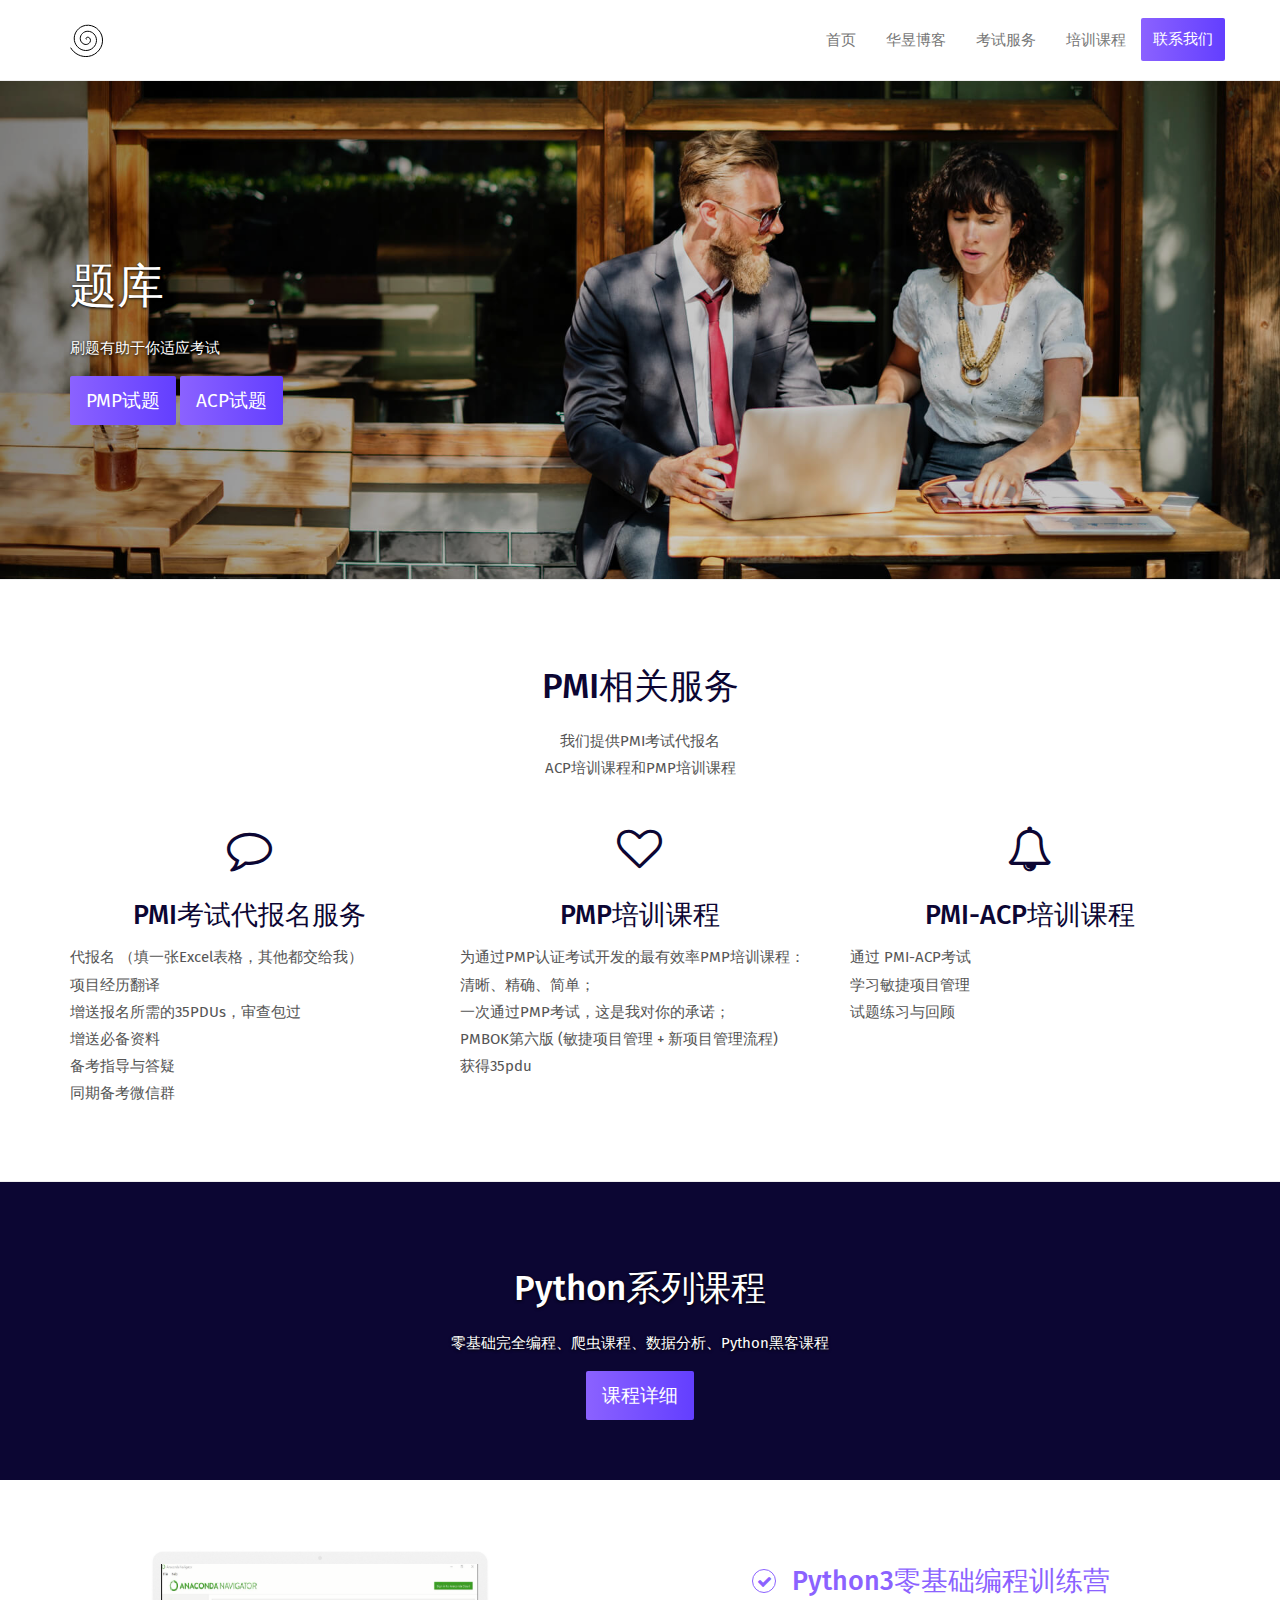
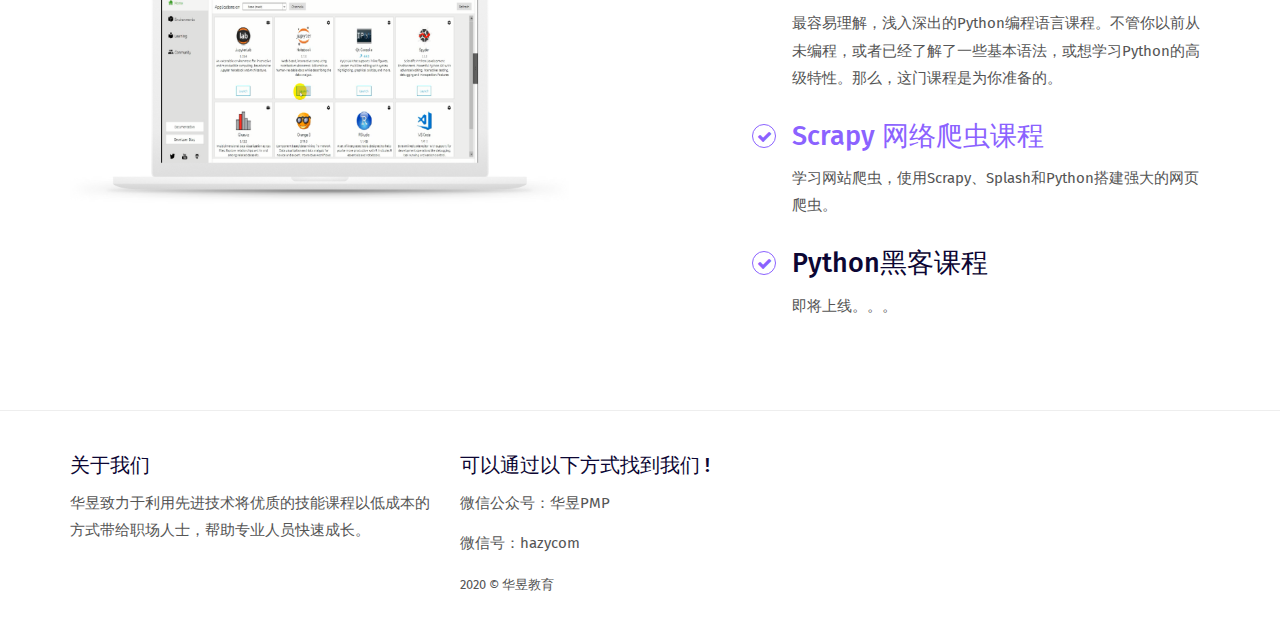
<file: index.html>
<!DOCTYPE html>
<html lang="en">

<head>
  <meta charset="UTF-8">
  <meta content="IE=edge" http-equiv="X-UA-Compatible">
  <meta content="width=device-width,initial-scale=1" name="viewport">
  <meta content="description" name="description">
  <meta name="google" content="notranslate" />

  <meta name="keywords" content="华昱教育,Python,Python3,PMP,PMP 代报名,PMP报名，ACP报名,ACP,35学时,35pdu,35PDU">

  <meta content="Mashup templates have been developped by Orson.io team" name="author">

  <!-- Disable tap highlight on IE -->
  <meta name="msapplication-tap-highlight" content="no">
  
  <link href="./assets/apple-touch-icon.png" rel="apple-touch-icon">
  <!-- <link href="./assets/favicon.ico" rel="icon">-->

 

  <title>华昱教育</title>  

<link href="./main.a3f694c0.css" rel="stylesheet"></head>

<body>

 <!-- Add your content of header -->
<header>
  <nav class="navbar  navbar-fixed-top navbar-default">
    <div class="container">
      <div class="navbar-header">
        <button type="button" class="navbar-toggle uarr collapsed" data-toggle="collapse" data-target="#navbar-collapse-uarr">
          <span class="sr-only">Toggle navigation</span>
          <span class="icon-bar"></span>
          <span class="icon-bar"></span>
          <span class="icon-bar"></span>
        </button>
        <a class="navbar-brand" href="./index.html" title="">
          <img src="./assets/images/mashuptemplate.svg" class="navbar-logo-img" alt="华昱" >
        </a>
      </div>

      <div class="collapse navbar-collapse" id="navbar-collapse-uarr">
        <ul class="nav navbar-nav navbar-right">
          <li><a href="./index.html" title="" class="active">首页</a></li>
          <li><a href="./about.html" title="">华昱博客</a></li>
          <li><a href="./pmi_service.html" title="">考试服务</a></li>
          <li><a href="./course_info.html" title="">培训课程</a></li>
        
          <li>
            <p>
              <a href="./contact.html" class="btn btn-primary navbar-btn" title="">联系我们</a>
            </p>
          </li>
          
        </ul>
      </div>
    </div>
  </nav>
</header>



<div class="white-text-container background-image-container" style="background-image: url('./assets/images/img-home.jpg')">
    <div class="opacity"></div>
    <div class="container">
        <div class="row">
           
            <div class="col-md-6">
                <h1>题库</h1>
                <p>刷题有助于你适应考试</p>
                 <a href="./download.html" title="" class="btn btn-lg btn-primary">PMP试题</a>
                 <a href="./download.html" title="" class="btn btn-lg btn-primary">ACP试题</a>
            
            </div>

        </div>
    </div>
</div>

<div class="section-container border-section-container">
    <div class="container">
            <div class="row">
                <div class="col-md-12 section-container-spacer">
                    <div class="text-center">
                        <h2>PMI相关服务</h2>
                        <p> 我们提供PMI考试代报名<br> ACP培训课程和PMP培训课程</p>
                    </div>
                </div>

                <div class="col-md-4">
                    <div class="fa-container">
                        <i class="fa fa-comment-o fa-3x" aria-hidden="true"></i>
                    </div>
                    <div class="text-center">
                        <h3>PMI考试代报名服务</h3>
                    </div>
                    <div>
                        <p>代报名 （填一张Excel表格，其他都交给我）<br>
                           项目经历翻译<br>
增送报名所需的35PDUs，审查包过<br>
增送必备资料<br>
备考指导与答疑<br>
同期备考微信群<br>
</p>
                    </div>
                </div>
                <div class="col-md-4">
                    <div class="fa-container">
                        <i class="fa fa-heart-o fa-3x" aria-hidden="true"></i>
                    </div>
                    <div class="text-center">
                        <h3>PMP培训课程</h3>
                    </div>
                    <div>
                        <p>为通过PMP认证考试开发的最有效率PMP培训课程：<br>
                            清晰、精确、简单；<br>
                            一次通过PMP考试，这是我对你的承诺；<br>
                            PMBOK第六版 (敏捷项目管理 + 新项目管理流程)<br>
                            获得35pdu
                        </p>
                    </div>
                </div>
                <div class="col-md-4">
                    <div class="fa-container">
                        <i class="fa fa-bell-o fa-3x" aria-hidden="true"></i>
                    </div>
                    <div class="text-center">
                        <h3>PMI-ACP培训课程</h3>
                    </div>
                    <div>
                        <p>通过 PMI-ACP考试<br>
学习敏捷项目管理<br>
试题练习与回顾<br>

                        </p>
                    </div>
                </div>

            </div>
    </div>
</div>


<div class="section-container background-color-container white-text-container">
    <div class="container">
        <div class="row">
            <div class="col-xs-12">
                <div class="text-center">
                    <h2>Python系列课程</h2>
                    <p> 零基础完全编程、爬虫课程、数据分析、Python黑客课程 </p>
                    <a href="./course_info.html" title="" class="btn btn-primary btn-lg">课程详细</a>
                </div>
            </div>
        </div>
     </div>
 </div>

 <div class="section-container">
    <div class="container">
        <div class="row">                   
            <div class="col-md-7">
                <img class="img-responsive" src="./assets/images/img-06.png" alt="">
            </div>

            <div class="col-md-5">
                <ul class="features">
                    <li>
                        <h3><a href="./python3.html" >Python3零基础编程训练营</a></h3>
                        <p>最容易理解，浅入深出的Python编程语言课程。不管你以前从未编程，或者已经了解了一些基本语法，或想学习Python的高级特性。那么，这门课程是为你准备的。
                        </p>
                    </li>
                    <li>
                        <h3><a href="./scrapy.html" >Scrapy 网络爬虫课程</a></h3>
                        <p>学习网站爬虫，使用Scrapy、Splash和Python搭建强大的网页爬虫。
                        </p>
                    </li>
                    <li>
                        <h3>Python黑客课程</h3>
                        <p>即将上线。。。
                        </p>
                    </li>
                </ul>
            </div>
        

              
          
            
        </div>
    </div>
</div>






<footer>
    <div class="section-container footer-container">
        <div class="container">
            <div class="row">
                    <div class="col-md-4">
                        <h4>关于我们</h4>
                        <p>华昱致力于利用先进技术将优质的技能课程以低成本的方式带给职场人士，帮助专业人员快速成长。</p>
                    </div>

                    <div class="col-md-4">
                        <h4>可以通过以下方式找到我们 !</h4>
                        <p>
                           微信公众号：华昱PMP
                        </p>
                        <p>
                           微信号：hazycom
                        </p>
                        <p><small>2020 © 华昱教育 <a href="http://www.mashup-template.com/" class="link-like-text" title="Create website with free html template"></a><a href="http://www.unsplash.com/" class="link-like-text" title="Beautiful Free Images"></a></small></p>    
                    </div>

                    <div class="col-md-4">
                        <h4></h4>
                        
                        


                    </div>
            </div>
        </div>
    </div>
</footer>

<script>
  document.addEventListener("DOMContentLoaded", function (event) {
    navActivePage();
  });
</script>

<!-- Google Analytics: change UA-XXXXX-X to be your site's ID 

<script>
  (function (i, s, o, g, r, a, m) {
    i['GoogleAnalyticsObject'] = r; i[r] = i[r] || function () {
      (i[r].q = i[r].q || []).push(arguments)
    }, i[r].l = 1 * new Date(); a = s.createElement(o),
      m = s.getElementsByTagName(o)[0]; a.async = 1; a.src = g; m.parentNode.insertBefore(a, m)
  })(window, document, 'script', '//www.google-analytics.com/analytics.js', 'ga');
  ga('create', 'UA-XXXXX-X', 'auto');
  ga('send', 'pageview');
</script>

-->

<script type="text/javascript" src="./main.41beeca9.js"></script></body>

</html>
</file>
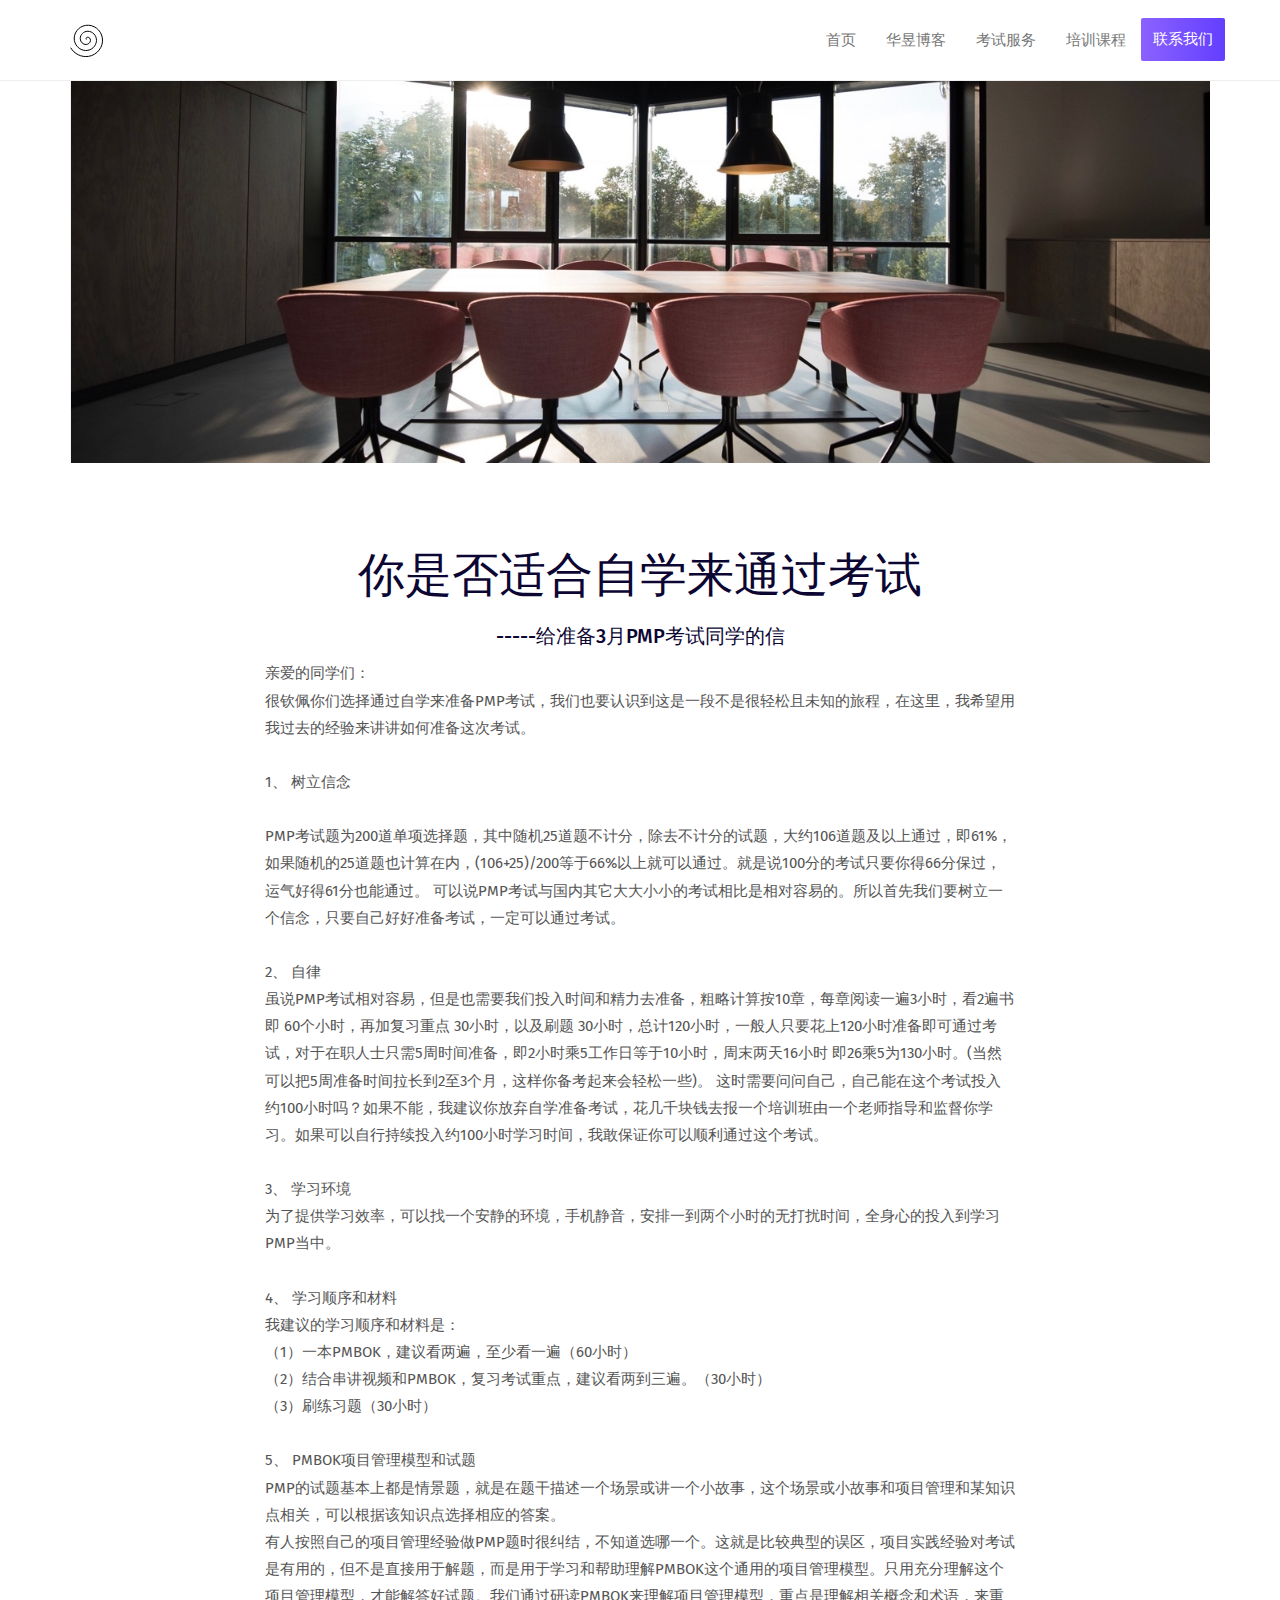
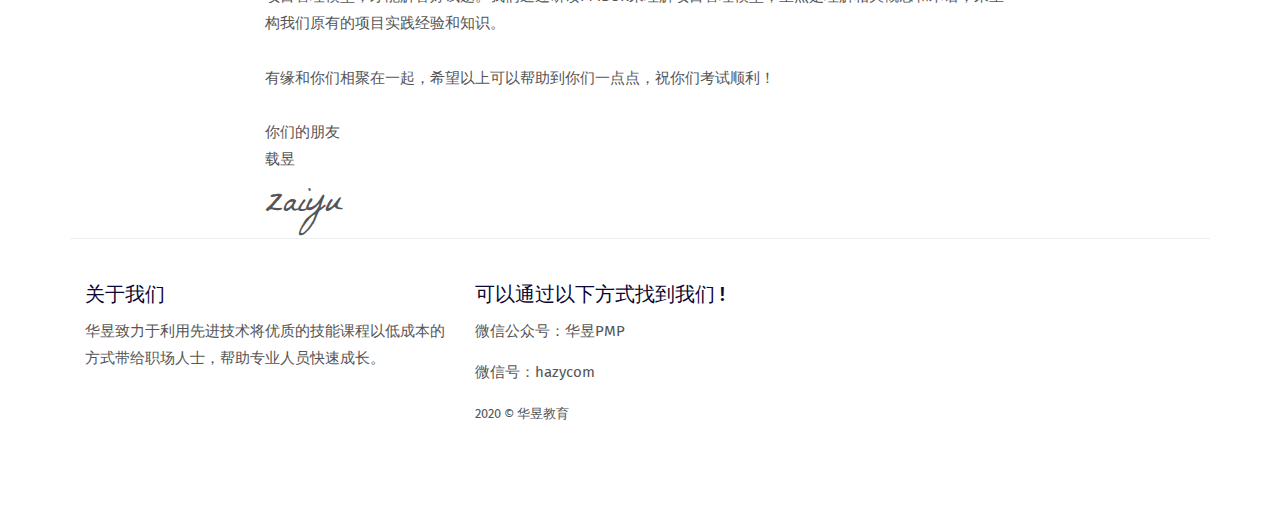
<file: about.html>
<!DOCTYPE html>
<html lang="en">

<head>
  <meta charset="UTF-8">
  <meta content="IE=edge" http-equiv="X-UA-Compatible">
  <meta content="width=device-width,initial-scale=1" name="viewport">
  <meta content="description" name="description">
  <meta name="google" content="notranslate" />
  <meta name="keywords" content="华昱教育,PMP,PMP 代报名,PMP报名，ACP报名,ACP,35学时,35pdu,35PDU">
  <meta content="Mashup templates have been developped by Orson.io team" name="author">

  <!-- Disable tap highlight on IE -->
  <meta name="msapplication-tap-highlight" content="no">
  
  <link href="./assets/apple-touch-icon.png" rel="apple-touch-icon">




  <title>华昱博客</title>  

  <link href="./main.a3f694c0.css" rel="stylesheet"></head>

  <body>

   <!-- Add your content of header -->
   <header>
    <nav class="navbar  navbar-fixed-top navbar-default">
      <div class="container">
        <div class="navbar-header">
          <button type="button" class="navbar-toggle uarr collapsed" data-toggle="collapse" data-target="#navbar-collapse-uarr">
            <span class="sr-only">Toggle navigation</span>
            <span class="icon-bar"></span>
            <span class="icon-bar"></span>
            <span class="icon-bar"></span>
          </button>
          <a class="navbar-brand" href="./index.html" title="">
            <img src="./assets/images/mashuptemplate.svg" class="navbar-logo-img" alt="">
          </a>
        </div>

        <div class="collapse navbar-collapse" id="navbar-collapse-uarr">
          <ul class="nav navbar-nav navbar-right">
            <li><a href="./index.html" title="" class="active">首页</a></li>
            <li><a href="./about.html" title="">华昱博客</a></li>
            <li><a href="./pmi_service.html" title="">考试服务</a></li>
            <li><a href="./course_info.html" title="">培训课程</a></li>
          
            <li>
              <p>
                <a href="./contact.html" class="btn btn-primary navbar-btn" title="">联系我们</a>
              </p>
            </li>

          </ul>
        </div>
      </div>
    </nav>
  </header>




  <div class="">
    <div class="container">
      <div class="row">

        <div class="col-xs-12">
         <img class="img-responsive" src="./assets/images/img-01.jpg">
       </div>
     </div>
   </div>
 </div>

 <div class="section-container">
  <div class="container">
    <div class="row">
     <div class="col-xs-12 col-md-8 col-md-offset-2">
      <div class="text-center">
        <h1>你是否适合自学来通过考试</h1>
        <h4>-----给准备3月PMP考试同学的信</h4>
      </div>   
      <p class="section-container-spacer">亲爱的同学们：<br>

        很钦佩你们选择通过自学来准备PMP考试，我们也要认识到这是一段不是很轻松且未知的旅程，在这里，我希望用我过去的经验来讲讲如何准备这次考试。<br><br>

        1、  树立信念<br><br>

        PMP考试题为200道单项选择题，其中随机25道题不计分，除去不计分的试题，大约106道题及以上通过，即61%，如果随机的25道题也计算在内，(106+25)/200等于66%以上就可以通过。就是说100分的考试只要你得66分保过，运气好得61分也能通过。
        可以说PMP考试与国内其它大大小小的考试相比是相对容易的。所以首先我们要树立一个信念，只要自己好好准备考试，一定可以通过考试。<br><br>

        2、  自律<br>
        虽说PMP考试相对容易，但是也需要我们投入时间和精力去准备，粗略计算按10章，每章阅读一遍3小时，看2遍书即 60个小时，再加复习重点 30小时，以及刷题 30小时，总计120小时，一般人只要花上120小时准备即可通过考试，对于在职人士只需5周时间准备，即2小时乘5工作日等于10小时，周末两天16小时 即26乘5为130小时。(当然可以把5周准备时间拉长到2至3个月，这样你备考起来会轻松一些)。
        这时需要问问自己，自己能在这个考试投入约100小时吗？如果不能，我建议你放弃自学准备考试，花几千块钱去报一个培训班由一个老师指导和监督你学习。如果可以自行持续投入约100小时学习时间，我敢保证你可以顺利通过这个考试。
        <br><br>
        3、  学习环境<br>
        为了提供学习效率，可以找一个安静的环境，手机静音，安排一到两个小时的无打扰时间，全身心的投入到学习PMP当中。
        <br><br>
        4、  学习顺序和材料<br>
        我建议的学习顺序和材料是：<br>
        （1）一本PMBOK，建议看两遍，至少看一遍（60小时）<br>
        （2）结合串讲视频和PMBOK，复习考试重点，建议看两到三遍。（30小时）<br>
        （3）刷练习题（30小时）<br>
        <br>
        5、  PMBOK项目管理模型和试题<br>
        PMP的试题基本上都是情景题，就是在题干描述一个场景或讲一个小故事，这个场景或小故事和项目管理和某知识点相关，可以根据该知识点选择相应的答案。<br>
        有人按照自己的项目管理经验做PMP题时很纠结，不知道选哪一个。这就是比较典型的误区，项目实践经验对考试是有用的，但不是直接用于解题，而是用于学习和帮助理解PMBOK这个通用的项目管理模型。只用充分理解这个项目管理模型，才能解答好试题。我们通过研读PMBOK来理解项目管理模型，重点是理解相关概念和术语，来重构我们原有的项目实践经验和知识。<br><br>

        有缘和你们相聚在一起，希望以上可以帮助到你们一点点，祝你们考试顺利！<br>
        <br>
        你们的朋友<br>
        载昱<br>
        <small class="signature pull-left">zaiyu</small><br>
      </p>


    </div>


  </div>










<footer>
  <div class="section-container footer-container">
    <div class="container">
      <div class="row">
        <div class="col-md-4">
          <h4>关于我们</h4>
          <p>华昱致力于利用先进技术将优质的技能课程以低成本的方式带给职场人士，帮助专业人员快速成长。</p>
        </div>

        <div class="col-md-4">
          <h4>可以通过以下方式找到我们 !</h4>
          <p>
           微信公众号：华昱PMP
         </p>
         <p>
           微信号：hazycom
         </p>
         <p><small>2020 © 华昱教育 <a href="http://www.mashup-template.com/" class="link-like-text" title="Create website with free html template"></a><a href="http://www.unsplash.com/" class="link-like-text" title="Beautiful Free Images"></a></small></p>    
       </div>

       <div class="col-md-4">
        <h4></h4>




      </div>
    </div>
  </div>
</div>
</footer>

<script>
  document.addEventListener("DOMContentLoaded", function (event) {
    navActivePage();
  });
</script>

<!-- Google Analytics: change UA-XXXXX-X to be your site's ID 

<script>
  (function (i, s, o, g, r, a, m) {
    i['GoogleAnalyticsObject'] = r; i[r] = i[r] || function () {
      (i[r].q = i[r].q || []).push(arguments)
    }, i[r].l = 1 * new Date(); a = s.createElement(o),
      m = s.getElementsByTagName(o)[0]; a.async = 1; a.src = g; m.parentNode.insertBefore(a, m)
  })(window, document, 'script', '//www.google-analytics.com/analytics.js', 'ga');
  ga('create', 'UA-XXXXX-X', 'auto');
  ga('send', 'pageview');
</script>

--> 
<script type="text/javascript" src="./main.41beeca9.js"></script></body>

</html>
</file>
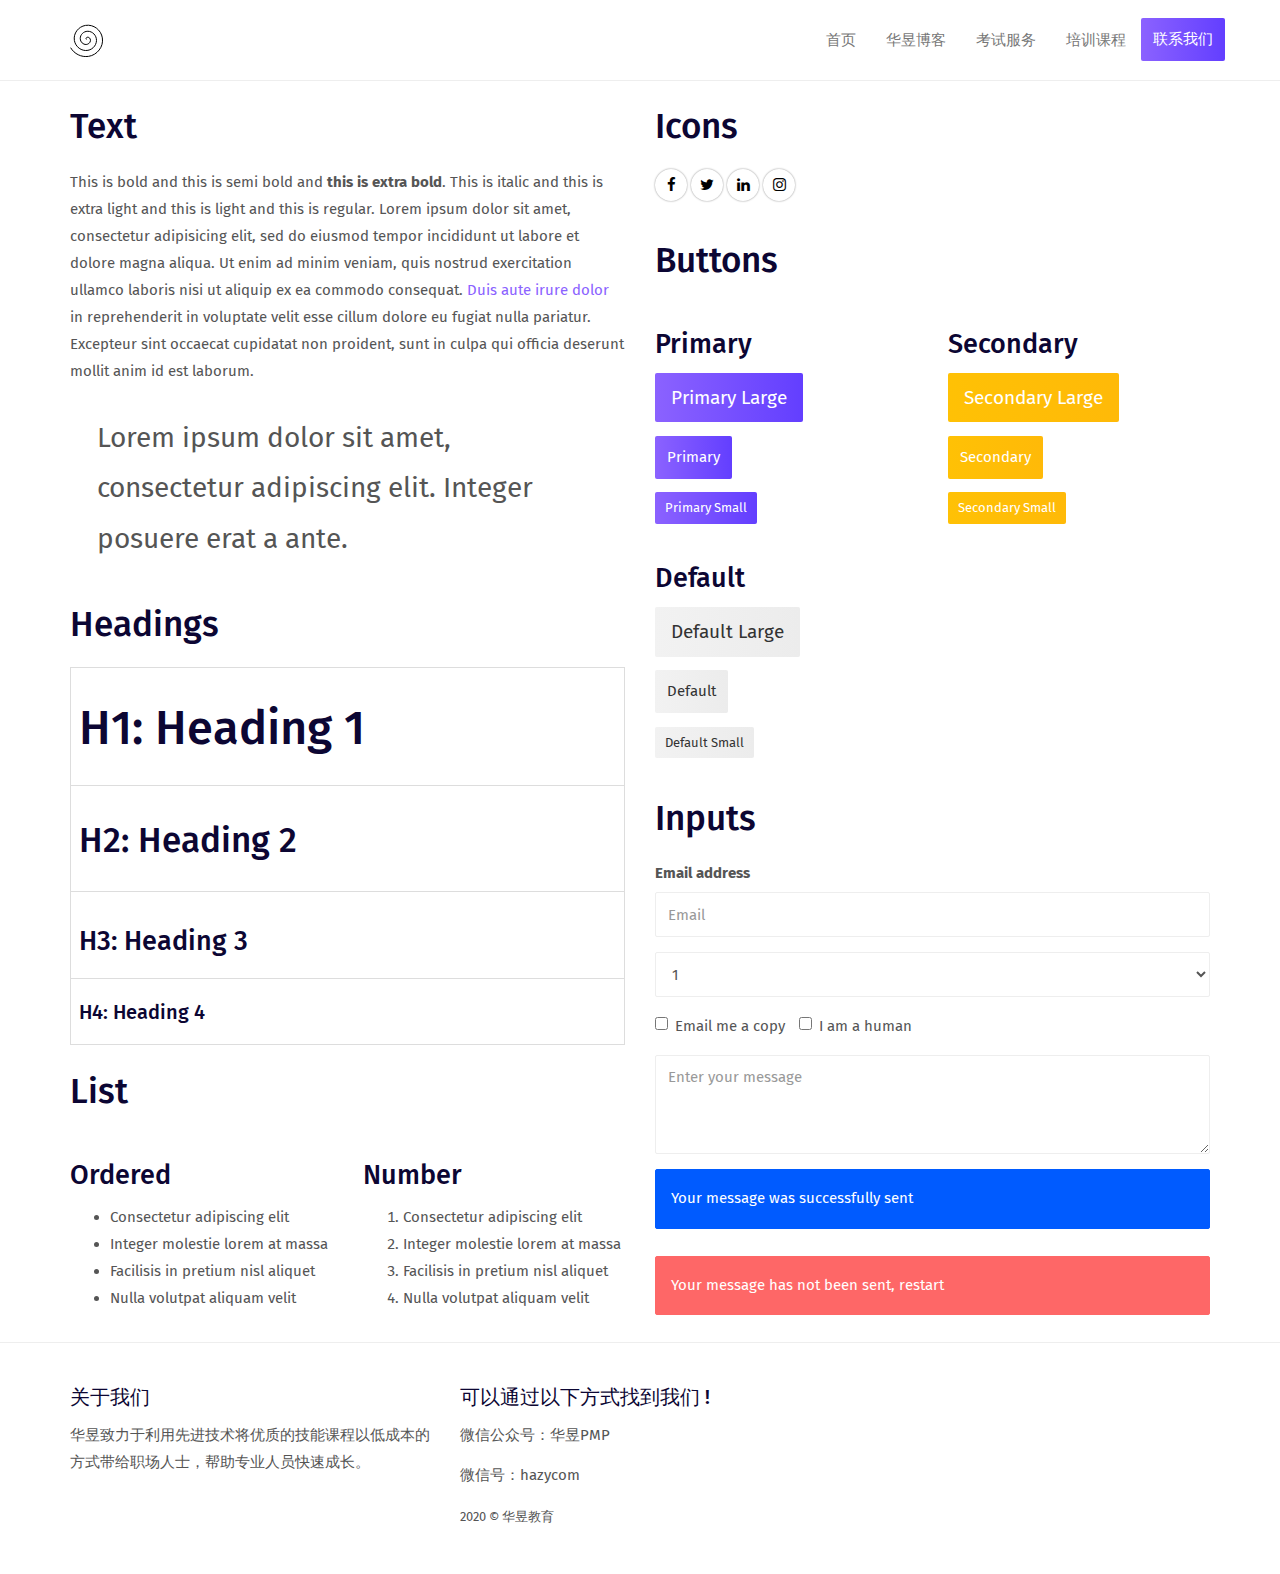
<file: components.html>
<!DOCTYPE html>
<html lang="en">

<head>
  <meta charset="UTF-8">
  <meta content="IE=edge" http-equiv="X-UA-Compatible">
  <meta content="width=device-width,initial-scale=1" name="viewport">
  <meta content="description" name="description">
  <meta name="google" content="notranslate" />
  <meta content="Mashup templates have been developped by Orson.io team" name="author">

  <!-- Disable tap highlight on IE -->
  <meta name="msapplication-tap-highlight" content="no">
  
  <link href="./assets/apple-touch-icon.png" rel="apple-touch-icon">
  <link href="./assets/favicon.ico" rel="icon">

 

  <title>Title page</title>  

<link href="./main.a3f694c0.css" rel="stylesheet"></head>

<body>

 <!-- Add your content of header -->
<header>
  <nav class="navbar  navbar-fixed-top navbar-default">
    <div class="container">
      <div class="navbar-header">
        <button type="button" class="navbar-toggle uarr collapsed" data-toggle="collapse" data-target="#navbar-collapse-uarr">
          <span class="sr-only">Toggle navigation</span>
          <span class="icon-bar"></span>
          <span class="icon-bar"></span>
          <span class="icon-bar"></span>
        </button>
        <a class="navbar-brand" href="./index.html" title="">
          <img src="./assets/images/mashuptemplate.svg" class="navbar-logo-img" alt="">
        </a>
      </div>

      <div class="collapse navbar-collapse" id="navbar-collapse-uarr">
        <ul class="nav navbar-nav navbar-right">
          <li><a href="./index.html" title="" class="active">首页</a></li>
          <li><a href="./about.html" title="">华昱博客</a></li>
          <li><a href="./pmi_service.html" title="">考试服务</a></li>
          <li><a href="./course_info.html" title="">培训课程</a></li>
        
          <li>
            <p>
              <a href="./contact.html" class="btn btn-primary navbar-btn" title="">联系我们</a>
            </p>
          </li>
          
        </ul>
      </div>
    </div>
  </nav>
</header>



<!-- Add your site or app content here -->
<div class="container">
    <div class="row">
      <div class="col-xs-12 col-md-6">

        <div class="template-example">
          <h2 class="template-title-example">Text</h2>
          <p>This is bold and this is semi bold and <b>this is extra bold</b>. This is italic and this is extra light and this is light
          and this is regular. Lorem ipsum dolor sit amet, consectetur adipisicing elit, sed do eiusmod
          tempor incididunt ut labore et dolore magna aliqua. Ut enim ad minim veniam,
          quis nostrud exercitation ullamco laboris nisi ut aliquip ex ea commodo
          consequat. <a href="">Duis aute irure dolor</a> in reprehenderit in voluptate velit esse
          cillum dolore eu fugiat nulla pariatur. Excepteur sint occaecat cupidatat non
          proident, sunt in culpa qui officia deserunt mollit anim id est laborum.

          <blockquote>
            <p>Lorem ipsum dolor sit amet, consectetur adipiscing elit. Integer posuere erat a ante.</p>
          </blockquote>
          
          </p>
        </div>

        <div class="template-example">
          <h2 class="template-title-example">Headings</h2>
          
          <table class="table table-bordered">
            <tr><td><h1>H1: Heading 1</h1></td></tr>
            <tr><td><h2>H2: Heading 2</h2></td></tr>
            <tr><td><h3>H3: Heading 3</h3></td></tr>
            <tr><td><h4>H4: Heading 4</h4></td></tr>
          </table>
          
        </div>

        
        <div class="template-example">
          <h2 class="template-title-example">List</h2>
          <div class="row">
            <div class="col-md-6">
              <h3 class="template-title-example">Ordered</h3>
              <ul>
                <li>Consectetur adipiscing elit</li>
                <li>Integer molestie lorem at massa</li>
                <li>Facilisis in pretium nisl aliquet</li>
                <li>Nulla volutpat aliquam velit</li>
              </ul>
            </div>
            <div class="col-md-6">
              <h3 class="template-title-example">Number</h3>
              <ol>
                <li>Consectetur adipiscing elit</li>
                <li>Integer molestie lorem at massa</li>
                <li>Facilisis in pretium nisl aliquet</li>
                <li>Nulla volutpat aliquam velit</li>
              </ol>
            </div>
          </div>
        </div>
        

        
      </div>

      <div class="col-xs-12 col-md-6">
        <div class="template-example">
          
          <div class="row">
            
            <div class="col-md-6">
                <h2 class="template-title-example">Icons</h2>
                <p>
                    <span class="fa-icon">
                      <i class="fa fa-facebook"></i>
                    </span>
                  
                    <span class="fa-icon">
                      <i class="fa fa-twitter"></i>
                    </span>
                  
                    <span class="fa-icon">
                      <i class="fa fa-linkedin"></i>
                    </span>
                 
                    <span class="fa-icon">
                      <i class="fa fa-instagram"></i>
                    </span>
                  
                </p>
            </div>

          </div>


          


        </div>

        <div class="template-example">
          <h2 class="template-title-example">Buttons</h2>
          <div class="row">
            <div class="col-md-6">
              <h3 class="template-title-example">Primary</h2>
              <div class="row">
                  <div class="col-md-6">
                  <p><a href="" class="btn btn-primary btn-lg">Primary Large</a></p>
                  <p><a href="" class="btn btn-primary">Primary </a></p>
                  <p><a href="" class="btn btn-primary btn-sm">Primary Small</a></p>
                </div>
              </div>

              <h3 class="template-title-example">Default</h2>
              <div class="row">
                  <div class="col-md-6">
                  <p><a href="" class="btn btn-default btn-lg">Default Large</a></p>
                  <p><a href="" class="btn btn-default">Default </a></p>
                  <p><a href="" class="btn btn-default btn-sm">Default Small</a></p>
                </div>
              </div>

            </div>

            <div class="col-md-6">
              <h3 class="template-title-example">Secondary</h2>
              <div class="row">
                  <div class="col-md-6">
                  <p><a href="" class="btn btn-info btn-lg">Secondary Large</a></p>
                  <p><a href="" class="btn btn-info">Secondary </a></p>
                  <p><a href="" class="btn btn-info btn-sm">Secondary Small</a></p>
                </div>
              </div>
            </div>
          </div>
        </div>
        
        <div class="template-example">
          <h2 class="template-title-example">Inputs</h2>

            <div class="form-group">
              <label for="exampleInputEmail1">Email address</label>
              <input type="email" class="form-control" id="exampleInputEmail1" placeholder="Email">
            </div>

            <div class="form-group">
              <select class="form-control">
                <option>1</option>
                <option>2</option>
                <option>3</option>
                <option>4</option>
                <option>5</option>
              </select>
            </div>

            <div class="form-group">
              <label class="checkbox-inline">
                <input 
                type="checkbox" id="inlineCheckbox1" value="option1"> Email me a copy
              </label>
              <label class="checkbox-inline">
                <input type="checkbox" id="inlineCheckbox2" value="option2"> I am a human
              </label>
            </div>

            <div class="form-group">
              <textarea class="form-control" rows="3" placeholder="Enter your message"></textarea>
            </div>
            
            <div class="alert alert-success" role="alert">Your message was successfully sent</div>
            <div class="alert alert-danger" role="alert">Your message has not been sent, restart</div>
        </div>




      </div>
    </div>
</div>

<footer>
    <div class="section-container footer-container">
        <div class="container">
            <div class="row">
                    <div class="col-md-4">
                        <h4>关于我们</h4>
                        <p>华昱致力于利用先进技术将优质的技能课程以低成本的方式带给职场人士，帮助专业人员快速成长。</p>
                    </div>

                    <div class="col-md-4">
                        <h4>可以通过以下方式找到我们 !</h4>
                        <p>
                           微信公众号：华昱PMP
                        </p>
                        <p>
                           微信号：hazycom
                        </p>
                        <p><small>2020 © 华昱教育 <a href="http://www.mashup-template.com/" class="link-like-text" title="Create website with free html template"></a><a href="http://www.unsplash.com/" class="link-like-text" title="Beautiful Free Images"></a></small></p>    
                    </div>

                    <div class="col-md-4">
                        <h4></h4>
                        
                        


                    </div>
            </div>
        </div>
    </div>
</footer>

<script>
  document.addEventListener("DOMContentLoaded", function (event) {
    navActivePage();
  });
</script>

<!-- Google Analytics: change UA-XXXXX-X to be your site's ID 

<script>
  (function (i, s, o, g, r, a, m) {
    i['GoogleAnalyticsObject'] = r; i[r] = i[r] || function () {
      (i[r].q = i[r].q || []).push(arguments)
    }, i[r].l = 1 * new Date(); a = s.createElement(o),
      m = s.getElementsByTagName(o)[0]; a.async = 1; a.src = g; m.parentNode.insertBefore(a, m)
  })(window, document, 'script', '//www.google-analytics.com/analytics.js', 'ga');
  ga('create', 'UA-XXXXX-X', 'auto');
  ga('send', 'pageview');
</script>

--> 
<script type="text/javascript" src="./main.41beeca9.js"></script></body>

</html>
</file>
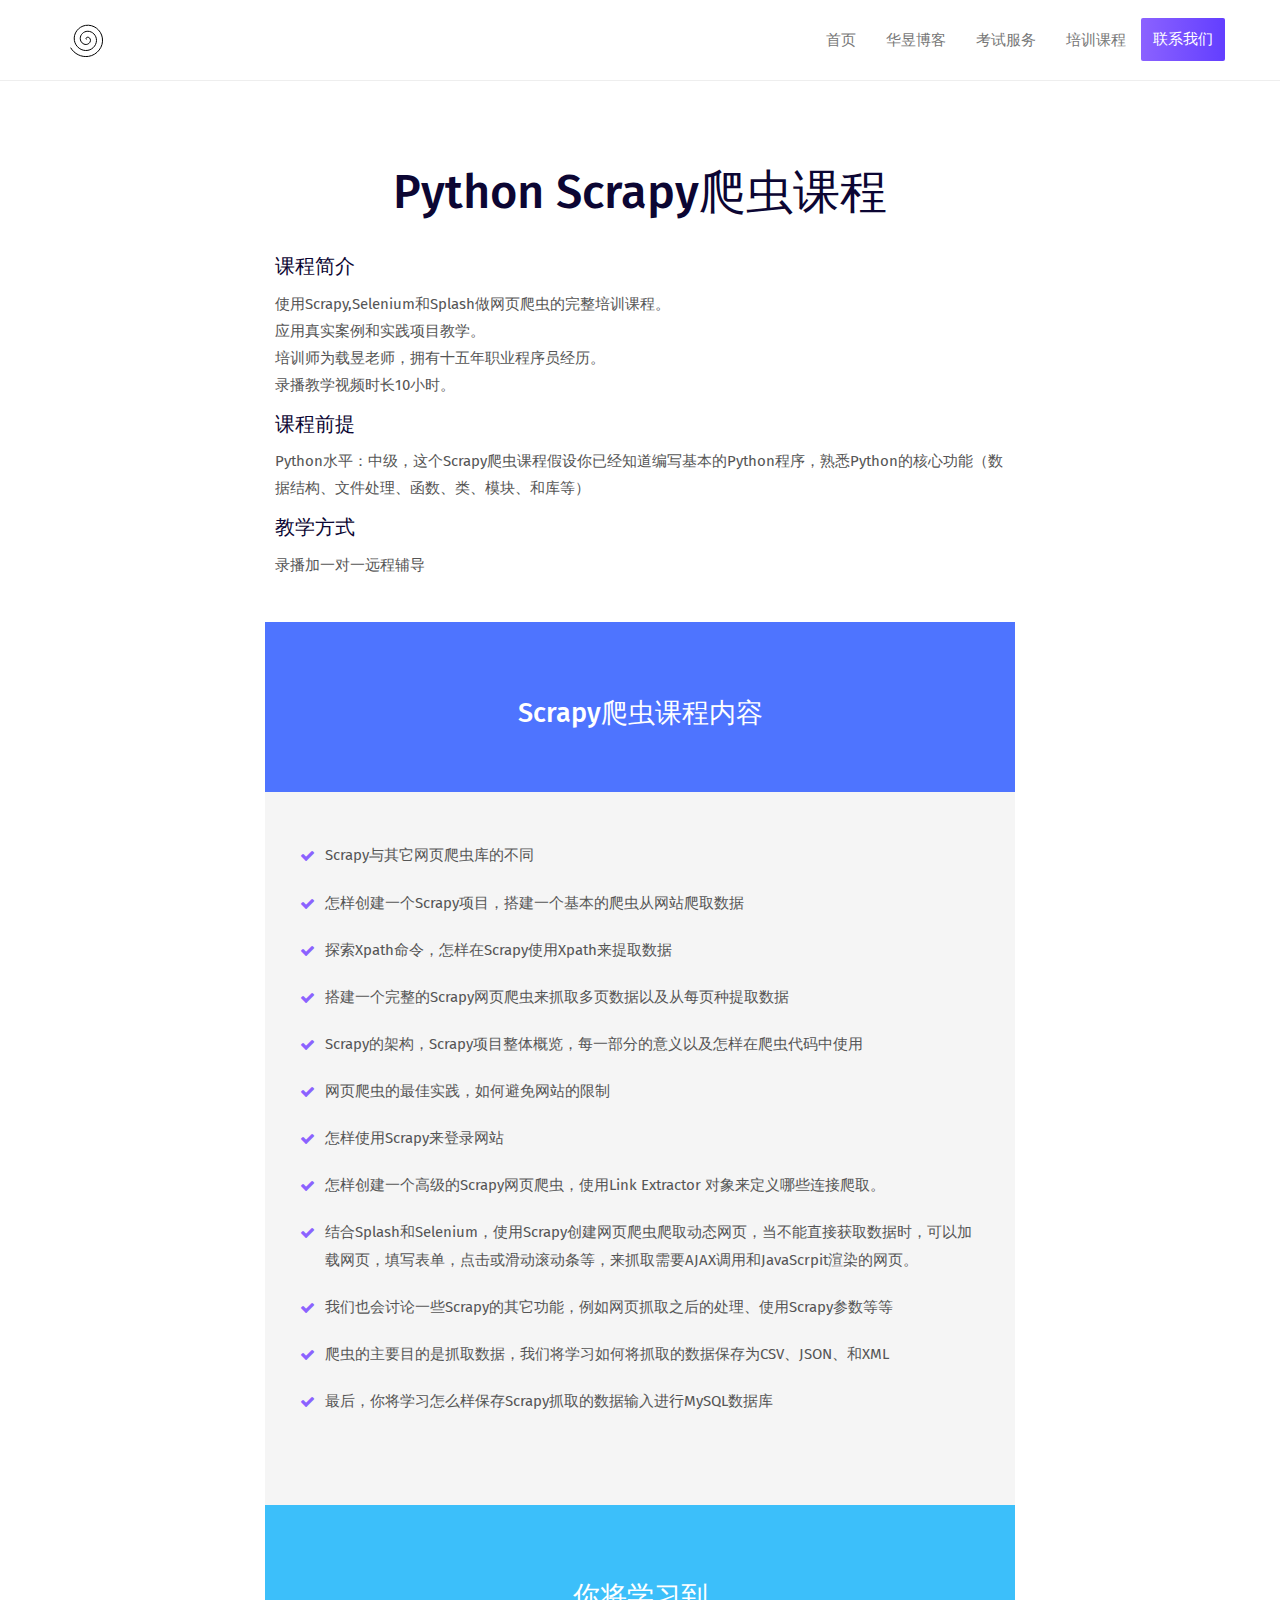
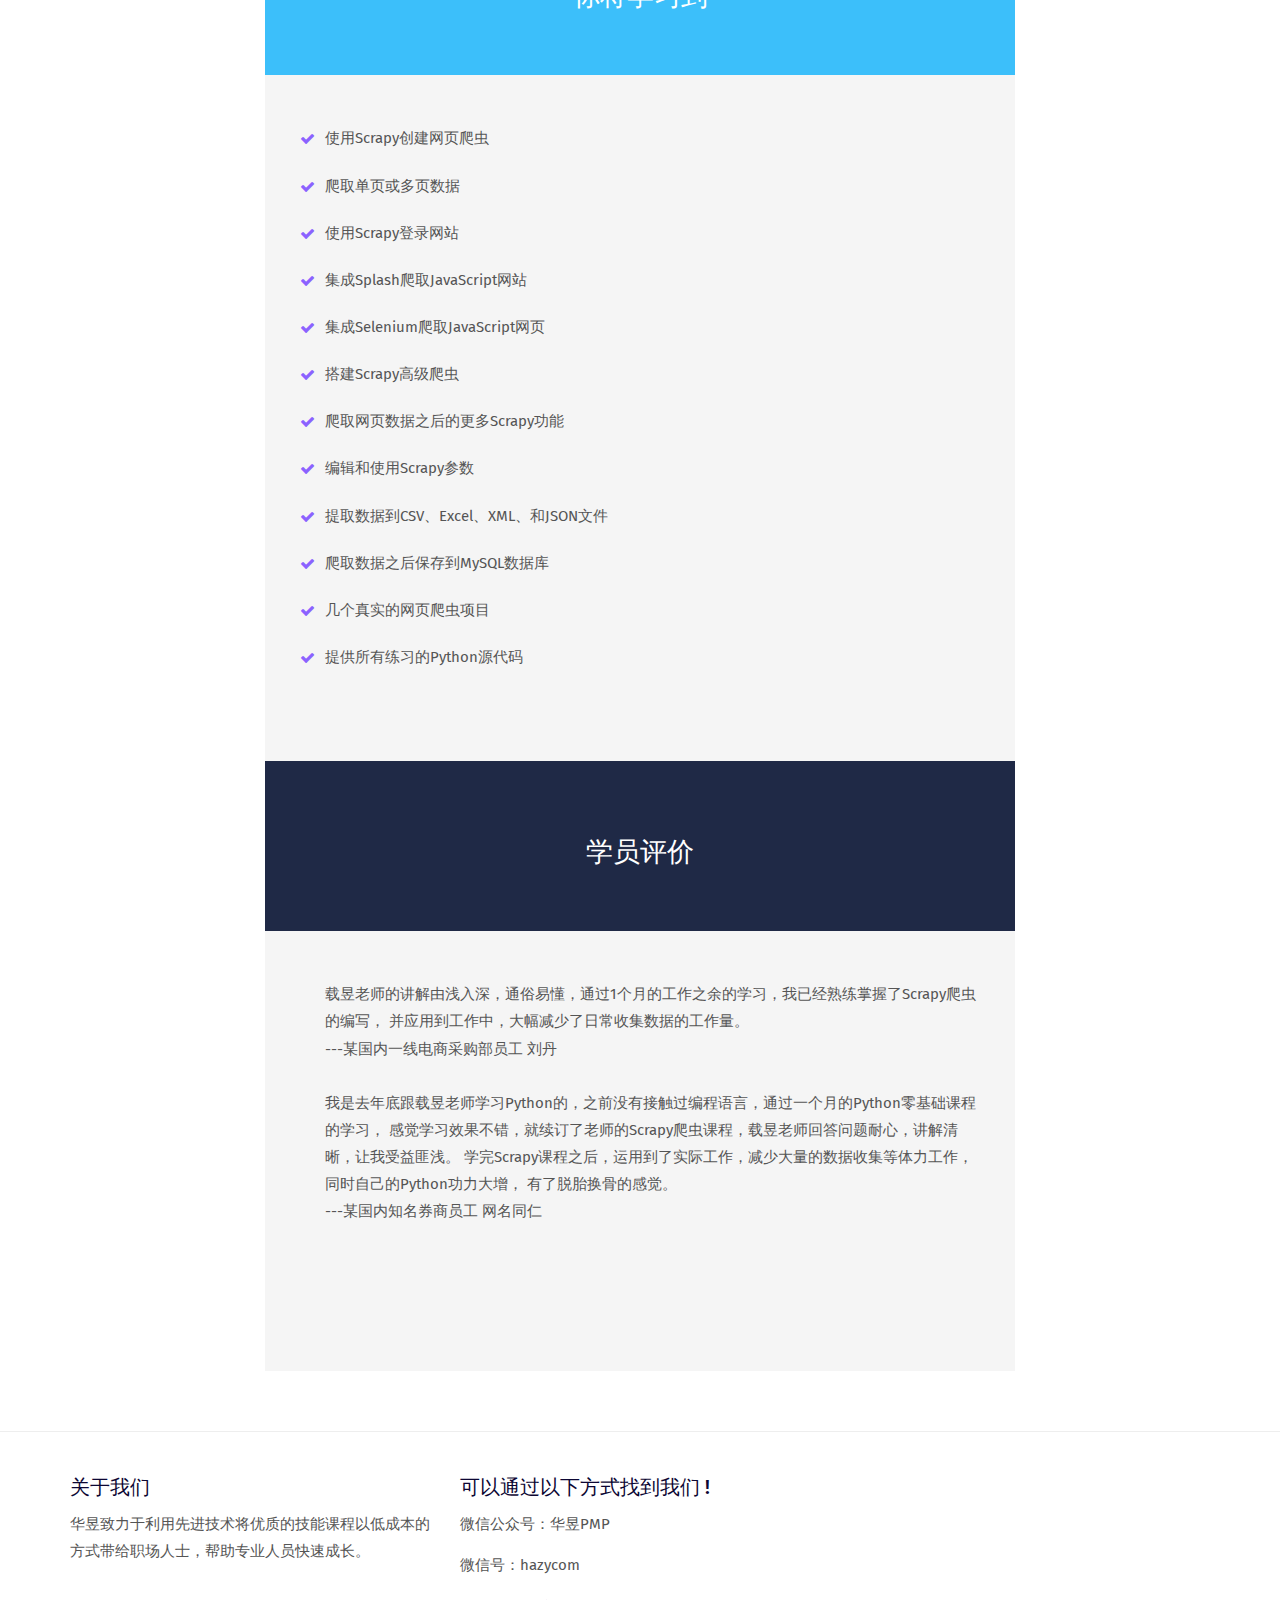
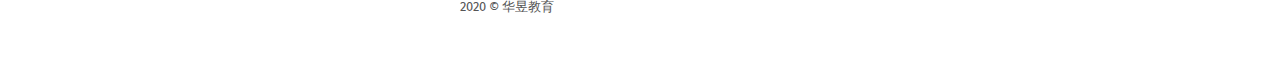
<file: course_info.html>
<!DOCTYPE html>
<html lang="en">

<head>
  <meta charset="UTF-8">
  <meta content="IE=edge" http-equiv="X-UA-Compatible">
  <meta content="width=device-width,initial-scale=1" name="viewport">
  <meta content="description" name="description">
  <meta name="google" content="notranslate" />
  <meta content="Mashup templates have been developped by Orson.io team" name="author">

  <!-- Disable tap highlight on IE -->
  <meta name="msapplication-tap-highlight" content="no">
  
  <link href="./assets/apple-touch-icon.png" rel="apple-touch-icon">
  <link href="./assets/favicon.ico" rel="icon">

 

  <title>Title page</title>  

<link href="./main.a3f694c0.css" rel="stylesheet"></head>

<body>

 <!-- Add your content of header -->
 <header>
  <nav class="navbar  navbar-fixed-top navbar-default">
    <div class="container">
      <div class="navbar-header">
        <button type="button" class="navbar-toggle uarr collapsed" data-toggle="collapse" data-target="#navbar-collapse-uarr">
          <span class="sr-only">Toggle navigation</span>
          <span class="icon-bar"></span>
          <span class="icon-bar"></span>
          <span class="icon-bar"></span>
        </button>
        <a class="navbar-brand" href="./index.html" title="">
          <img src="./assets/images/mashuptemplate.svg" class="navbar-logo-img" alt="">
        </a>
      </div>

      <div class="collapse navbar-collapse" id="navbar-collapse-uarr">
        <ul class="nav navbar-nav navbar-right">
          <li><a href="./index.html" title="" class="active">首页</a></li>
          <li><a href="./about.html" title="">华昱博客</a></li>
          <li><a href="./pmi_service.html" title="">考试服务</a></li>
          <li><a href="./course_info.html" title="">培训课程</a></li>
        
          <li>
            <p>
              <a href="./contact.html" class="btn btn-primary navbar-btn" title="">联系我们</a>
            </p>
          </li>
          
        </ul>
      </div>
    </div>
  </nav>
</header>





<div class="section-container">
    <div class="container">
        <div class="row section-container-spacer">
            <div class="col-xs-12">
                <div class="text-center">
                    <h1>Python Scrapy爬虫课程</h1>
                </div>
                <div class="col-md-8 col-md-offset-2">
                    
                    <p>
                      <h4>课程简介</h4>
                      使用Scrapy,Selenium和Splash做网页爬虫的完整培训课程。
                      <br>
                      应用真实案例和实践项目教学。<br>
                      培训师为载昱老师，拥有十五年职业程序员经历。<br>
                      录播教学视频时长10小时。

                    </p>

                    <p>
                      <h4>课程前提</h4>
                     
                      Python水平：中级，这个Scrapy爬虫课程假设你已经知道编写基本的Python程序，熟悉Python的核心功能（数据结构、文件处理、函数、类、模块、和库等）
                    </p>
                    <p>
                      <h4>教学方式</h4>
                      录播加一对一远程辅导
                    </p>
                </div>
            </div>
        </div>

        <div class="row">
            <div class="col-md-8 col-md-offset-2">
                <div class="pricing-card pricing-primary">
                    <h3>Scrapy爬虫课程内容</h3>
                </div>
                <div class="pricing-features">
                    <ul class="features">
                        <li>Scrapy与其它网页爬虫库的不同</li>
                        <li>怎样创建一个Scrapy项目，搭建一个基本的爬虫从网站爬取数据</li>
                        <li>探索Xpath命令，怎样在Scrapy使用Xpath来提取数据</li>
                        <li>搭建一个完整的Scrapy网页爬虫来抓取多页数据以及从每页种提取数据</li>
                        <li>Scrapy的架构，Scrapy项目整体概览，每一部分的意义以及怎样在爬虫代码中使用</li>
                        <li>网页爬虫的最佳实践，如何避免网站的限制
                        </li>
                        <li>怎样使用Scrapy来登录网站
                        </li>
                        <li>怎样创建一个高级的Scrapy网页爬虫，使用Link Extractor 对象来定义哪些连接爬取。
                        </li>
                        <li>结合Splash和Selenium，使用Scrapy创建网页爬虫爬取动态网页，当不能直接获取数据时，可以加载网页，填写表单，点击或滑动滚动条等，来抓取需要AJAX调用和JavaScrpit渲染的网页。
                        </li>
                        <li>我们也会讨论一些Scrapy的其它功能，例如网页抓取之后的处理、使用Scrapy参数等等</li>
                        <li>爬虫的主要目的是抓取数据，我们将学习如何将抓取的数据保存为CSV、JSON、和XML</li>
                        <li>最后，你将学习怎么样保存Scrapy抓取的数据输入进行MySQL数据库</li>

                    </ul>

                   
                </div>

            </div>
           
            
        </div>
        <div class="row">
          <div class="col-md-8 col-md-offset-2">
            <div class="pricing-card pricing-info">
                <h3>你将学习到</h3>
            
            </div>
            <div class="pricing-features">
                <ul class="features">
                    <li>使用Scrapy创建网页爬虫
                    </li>
                    <li>爬取单页或多页数据
                    </li>
                    <li>使用Scrapy登录网站
                    </li>
                    <li>集成Splash爬取JavaScript网站
                    </li>
                    <li>集成Selenium爬取JavaScript网页
                    </li>
                    <li>搭建Scrapy高级爬虫
                    </li>
                    <li>爬取网页数据之后的更多Scrapy功能
                    </li>
                    <li>编辑和使用Scrapy参数
                    </li>
                    <li>提取数据到CSV、Excel、XML、和JSON文件
                    </li>
                    <li>爬取数据之后保存到MySQL数据库
                    </li>
                    <li>几个真实的网页爬虫项目
                    </li>
                    <li>提供所有练习的Python源代码
                    </li>
                
                </ul>
                
               
            </div>
        </div>
        </div>
        <div class="row">
          <div class="col-md-8 col-md-offset-2">
            <div class="pricing-card pricing-secondary">
                <h3>学员评价</h3>
               
            </div>
            <div class="pricing-features">
                <ul class="features">
                    载昱老师的讲解由浅入深，通俗易懂，通过1个月的工作之余的学习，我已经熟练掌握了Scrapy爬虫的编写，
                    并应用到工作中，大幅减少了日常收集数据的工作量。
                    <br>---某国内一线电商采购部员工 刘丹<br><br>
                    我是去年底跟载昱老师学习Python的，之前没有接触过编程语言，通过一个月的Python零基础课程的学习，
                    感觉学习效果不错，就续订了老师的Scrapy爬虫课程，载昱老师回答问题耐心，讲解清晰，让我受益匪浅。
                    学完Scrapy课程之后，运用到了实际工作，减少大量的数据收集等体力工作，同时自己的Python功力大增，
                    有了脱胎换骨的感觉。
                    <br>---某国内知名券商员工 网名同仁


                </ul>
               
            </div>
        </div>
        </div>
        
    </div>
</div>  


<footer>
  <div class="section-container footer-container">
      <div class="container">
          <div class="row">
                  <div class="col-md-4">
                      <h4>关于我们</h4>
                      <p>华昱致力于利用先进技术将优质的技能课程以低成本的方式带给职场人士，帮助专业人员快速成长。</p>
                  </div>

                  <div class="col-md-4">
                      <h4>可以通过以下方式找到我们 !</h4>
                      <p>
                         微信公众号：华昱PMP
                      </p>
                      <p>
                         微信号：hazycom
                      </p>
                      <p><small>2020 © 华昱教育 <a href="http://www.mashup-template.com/" class="link-like-text" title="Create website with free html template"></a><a href="http://www.unsplash.com/" class="link-like-text" title="Beautiful Free Images"></a></small></p>    
                  </div>

                  <div class="col-md-4">
                      <h4></h4>
                      
                      


                  </div>
          </div>
      </div>
  </div>
</footer>

<script>
  document.addEventListener("DOMContentLoaded", function (event) {
    navActivePage();
  });
</script>

<!-- Google Analytics: change UA-XXXXX-X to be your site's ID 

<script>
  (function (i, s, o, g, r, a, m) {
    i['GoogleAnalyticsObject'] = r; i[r] = i[r] || function () {
      (i[r].q = i[r].q || []).push(arguments)
    }, i[r].l = 1 * new Date(); a = s.createElement(o),
      m = s.getElementsByTagName(o)[0]; a.async = 1; a.src = g; m.parentNode.insertBefore(a, m)
  })(window, document, 'script', '//www.google-analytics.com/analytics.js', 'ga');
  ga('create', 'UA-XXXXX-X', 'auto');
  ga('send', 'pageview');
</script>

--> 
<script type="text/javascript" src="./main.41beeca9.js"></script></body>

</html>
</file>
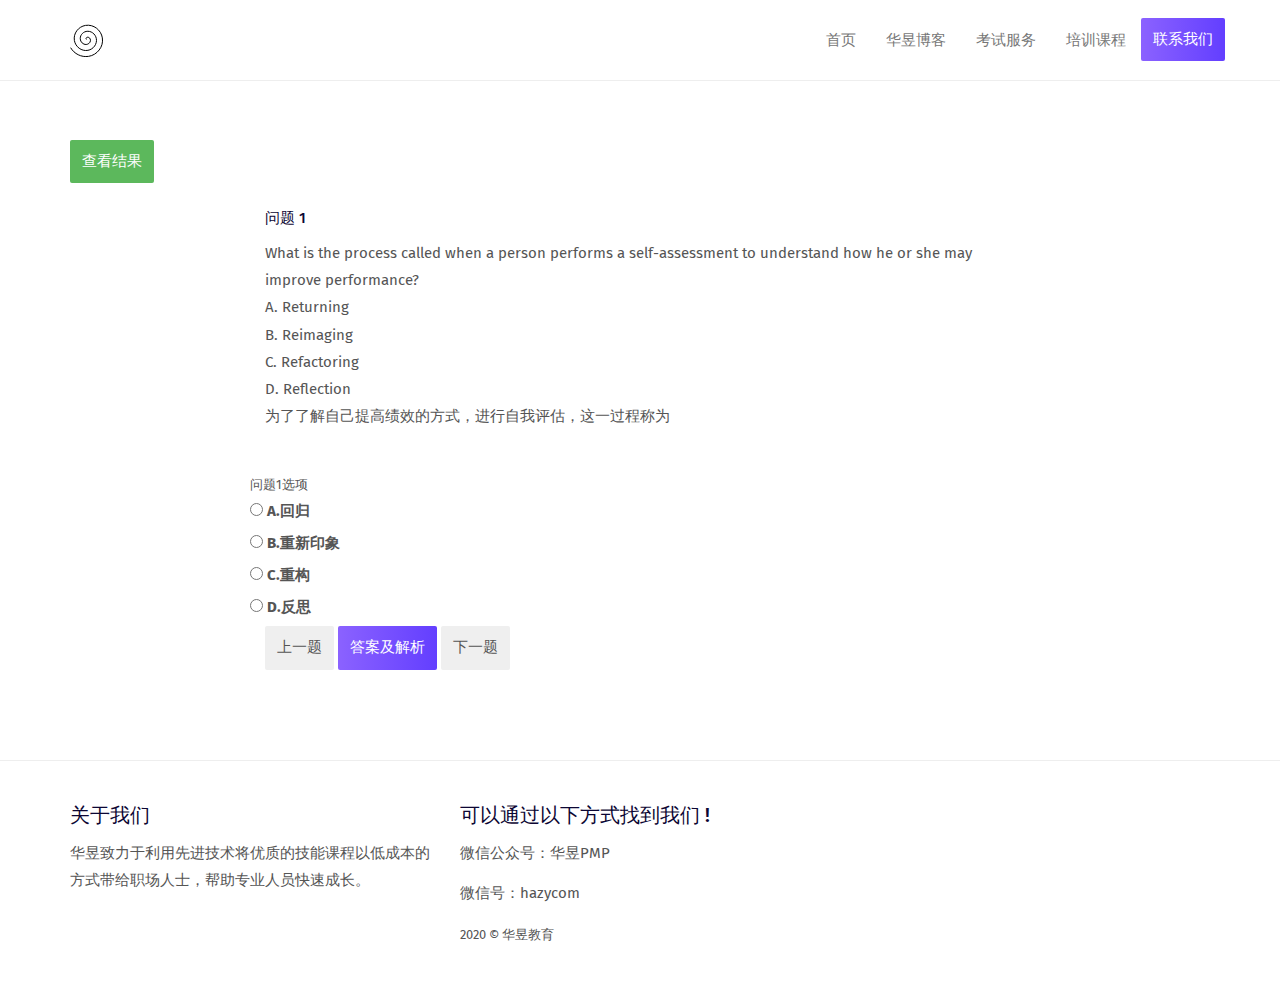
<file: download.html>
<!DOCTYPE html>
<html lang="en">

<head>
  <meta charset="UTF-8">
  <meta content="IE=edge" http-equiv="X-UA-Compatible">
  <meta content="width=device-width,initial-scale=1" name="viewport">
  <meta content="description" name="description">
  <meta name="google" content="notranslate" />
  <meta content="Mashup templates have been developped by Orson.io team" name="author">

  <!-- Disable tap highlight on IE -->
  <meta name="msapplication-tap-highlight" content="no">

  <link href="./assets/apple-touch-icon.png" rel="apple-touch-icon">
  <!--<link href="./assets/favicon.ico" rel="icon">-->



  <title>练习题</title>

  <link href="./main.a3f694c0.css" rel="stylesheet">

  <link href="./style.css" rel="stylesheet">
</head>

<body>

  <!-- Add your content of header -->
  <header>
    <nav class="navbar  navbar-fixed-top navbar-default">
      <div class="container">
        <div class="navbar-header">
          <button type="button" class="navbar-toggle uarr collapsed" data-toggle="collapse"
            data-target="#navbar-collapse-uarr">
            <span class="sr-only">Toggle navigation</span>
            <span class="icon-bar"></span>
            <span class="icon-bar"></span>
            <span class="icon-bar"></span>
          </button>
          <a class="navbar-brand" href="./index.html" title="">
            <img src="./assets/images/mashuptemplate.svg" class="navbar-logo-img" alt="">
          </a>
        </div>

        <div class="collapse navbar-collapse" id="navbar-collapse-uarr">
          <ul class="nav navbar-nav navbar-right">
            <li><a href="./index.html" title="" class="active">首页</a></li>
            <li><a href="./about.html" title="">华昱博客</a></li>
            <li><a href="./pmi_service.html" title="">考试服务</a></li>
            <li><a href="./course_info.html" title="">培训课程</a></li>
            
            <li>
              <p>
                <a href="./contact.html" class="btn btn-primary navbar-btn" title="">联系我们</a>
              </p>
            </li>

          </ul>
        </div>
      </div>
    </nav>
  </header>




  <div class="section-container">
    <div class="container">
      <button type="button" onclick="getResult(this)" class="btn btn-success">
        查看结果
      </button>

      <p class="result"></p>


      <div class="row">
        <div class="col-xs-12 col-md-8 col-md-offset-2">
          <div class="section-container-spacer" value="D">
            <div class="text-center">
              <h5>问题 1</h5>
            </div>
            <p>
              <p>What is the process called when a person performs a self-assessment to understand how he or she may
                improve performance?<br>A. Returning<br>B. Reimaging<br>C. Refactoring<br>D.
                Reflection<br>为了了解自己提高绩效的方式，进行自我评估，这一过程称为<br><br></p>
            </p>
            <div class="answerWrap row answerRow" data-answer-length="1">
              <!-- 多选题或者不定项 -->

              <!-- 单选题或者判断题 -->
              <div class="answerList mgb20">
                <div class="answerTitle">
                  <small>问题1选项</small>
                </div>
                <div class="answerContent aw0" data-answer-i="0">

                  <div class="answerContentList mgt10">
                    <span class="cbox"><input class="answerInpt" id="slec0A" onchange="chooseSubmit(this)" type="radio"
                        name="1" value="A"></span>
                    <label for="slec0A">
                      A.回归

                    </label>
                  </div>

                  <div class="answerContentList mgt10">
                    <span class="cbox"><input class="answerInpt" id="slec0B" onchange="chooseSubmit(this)" type="radio"
                        name="1" value="B"></span>
                    <label for="slec0B">
                      B.重新印象

                    </label>
                  </div>

                  <div class="answerContentList mgt10">
                    <span class="cbox"><input class="answerInpt" id="slec0C" onchange="chooseSubmit(this)" type="radio"
                        name="1" value="C"></span>
                    <label for="slec0C">
                      C.重构

                    </label>
                  </div>

                  <div class="answerContentList mgt10">
                    <span class="cbox"><input class="answerInpt" id="slec0D" onchange="chooseSubmit(this)" type="radio"
                        name="1" value="D"></span>
                    <label for="slec0D">
                      D.反思

                    </label>
                  </div>
                </div>
              </div>
            </div>

            <button type="button" onclick="lastQuestion(this)" class="btn btn-secondary">上一题</button>
            <button type="button" onclick="answerQuestion(this)" class="btn btn-primary">答案及解析</button>
            <button type="button" onclick="nextQuestion(this)" class="btn btn-secondary">下一题</button>
            <div class="analysisAnswer none" style="display: none;">

              <div class="answerEnd">
                <span>参考答案：



                  D&nbsp;




                </span>
              </div>
              <div class="shitiDesp pdt15">
                <div class="shitiTrip">
                  <span class="icon_index_login_me inline-block icon-anysis"></span>
                  <span class="shitiLevel">试题解析：</span>
                </div>
                <div class="shitiText lh2">

                  <p>
                    在反思和回顾期间，以持续改进为目标，敏捷团队保留时间对已完成工作进行反思。<br>在此自我评估/团队评估中，包含的内容有：<br>从成功或失误中汲取的教训<br>已执行或失败或未彻底遵循的团队标准<br>其他可改进的地方。
                  </p>

                </div>
              </div>

            </div>
          </div>

          <div class="section-container-spacer" value="C" style="display: none;">
            <div class="text-center">
              <h5>问题 2</h5>
            </div>
            <p>
            <p>During planning for an agile project, a new stakeholder is engaged who proposes changes to the original
              requirements. What should the agile project manager do to ensure successful project completion?<br>A. Have
              the team analyze the impact of the changes and update the stakeholders.<br>B. Provide stakeholders with
              updated reports and conduct daily stand ups.<br>C. Post information radiators in prominent places and
              regularly send risk burn down charts to the stakeholders.<br>D. Compel stakeholders to attend risk
              response meetings and conduct daily stand ups to discuss changing priorities and
              risks.<br>在规划一个敏捷项目期间，一个新的干系人参与，提出变更原始需求。为确保项目成功完成。敏捷项目经理应该怎么做？</p>
            </p>
            <div class="answerWrap row answerRow" data-answer-length="1">
              <!-- 多选题或者不定项 -->

              <!-- 单选题或者判断题 -->

              <div class="answerList mgb20">
                <div class="answerTitle">
                  <small>问题2选项</small>
                </div>
                <div class="answerContent aw0" data-answer-i="0">

                  <div class="answerContentList mgt10">
                    <span class="cbox"><input class="answerInpt" id="slec0A" onchange="chooseSubmit(this)" type="radio"
                        name="2" value="A"></span>
                    <label for="slec0A">
                      A.让团队分析这些变更的影响并缶该干系人更新该信息。

                    </label>
                  </div>

                  <div class="answerContentList mgt10">
                    <span class="cbox"><input class="answerInpt" id="slec0B" onchange="chooseSubmit(this)" type="radio"
                        name="2" value="B"></span>
                    <label for="slec0B">
                      B.向干系人提供更新的报告，并召开每日站会。

                    </label>
                  </div>

                  <div class="answerContentList mgt10">
                    <span class="cbox"><input class="answerInpt" id="slec0C" onchange="chooseSubmit(this)" type="radio"
                        name="2" value="C"></span>
                    <label for="slec0C">
                      C.在显眼的地方发布信息发射源，并定期向该干系人发送风险燃尽图。

                    </label>
                  </div>

                  <div class="answerContentList mgt10">
                    <span class="cbox"><input class="answerInpt" id="slec0D" onchange="chooseSubmit(this)" type="radio"
                        name="2" value="D"></span>
                    <label for="slec0D">
                      D.强迫干系人参加风险应对会议，并召开每日站会，讨论变更优先级和风险。

                    </label>
                  </div>

                </div>
              </div>


            </div>
            <button type="button" onclick="lastQuestion(this)" class="btn btn-secondary">上一题</button>
            <button type="button" onclick="answerQuestion(this)" class="btn btn-primary">答案及解析</button>
            <button type="button" onclick="nextQuestion(this)" class="btn btn-secondary">下一题</button>

            <div class="analysisAnswer none" style="display: none;">

              <div class="answerEnd">
                <span>参考答案：



                  C&nbsp;




                </span>
              </div>
              <div class="shitiDesp pdt15">
                <div class="shitiTrip">
                  <span class="icon_index_login_me inline-block icon-anysis"></span>
                  <span class="shitiLevel">试题解析：</span>
                </div>
                <div class="shitiText lh2">

                  <p>参考答案C。采用排除法最优选择。选项A中只考虑团队的意见是片面的。选项D中的强迫字眼明显错误。选项B中发送更新的报告不是敏捷推荐的做法。选项C的描述最正确。</p>

                </div>
              </div>

            </div>
          </div>

          <div class="section-container-spacer" value="A" style="display: none;">
            <div class="text-center">
              <h5>问题 3</h5>
            </div>
            <p>
              <p>Empathy is a valuable human emotion for generating trust in a team .What types of empathy on an agile
                project can help build trust ?<br>A.Customer-programmer empathy and programmer-tester
                empathy<br>B.Customer-stakeholder empathy and customer-product owner empathy<br>C.Stakeholder-customer
                empathy and customer-programmer empathy<br>D.Customer-product owner empathy and programmer-tester
                empathy<br>同理心在团队中产生信任是一种有价值的人类情感。敏捷项目中的哪种类型的共鸣能帮助建立信任？<br><br></p>
            </p>

            <div class="answerWrap row answerRow" data-answer-length="1">
              <!-- 多选题或者不定项 -->

              <!-- 单选题或者判断题 -->

              <div class="answerList mgb20">
                <div class="answerTitle">
                  <small>问题选项</small>
                </div>
                <div class="answerContent aw0" data-answer-i="0">

                  <div class="answerContentList mgt10">
                    <span class="cbox"><input class="answerInpt" id="slec0A" onchange="chooseSubmit(this)" type="radio"
                        name="3" value="A"></span>
                    <label for="slec0A">
                      A.客户-程序员的共鸣和程序员-测试员的共鸣

                    </label>
                  </div>

                  <div class="answerContentList mgt10">
                    <span class="cbox"><input class="answerInpt" id="slec0B" onchange="chooseSubmit(this)" type="radio"
                        name="3" value="B"></span>
                    <label for="slec0B">
                      B.客户-干系人的共鸣和客户-产品负责人的共鸣

                    </label>
                  </div>

                  <div class="answerContentList mgt10">
                    <span class="cbox"><input class="answerInpt" id="slec0C" onchange="chooseSubmit(this)" type="radio"
                        name="3" value="C"></span>
                    <label for="slec0C">
                      C.干系人-客户的共鸣和客户-程序员的共鸣

                    </label>
                  </div>

                  <div class="answerContentList mgt10">
                    <span class="cbox"><input class="answerInpt" id="slec0D" onchange="chooseSubmit(this)" type="radio"
                        name="3" value="D"></span>
                    <label for="slec0D">
                      D.客户-产品负责人的共鸣和程序员-测试者的共鸣

                    </label>
                  </div>

                </div>
              </div>
            </div>
            <button type="button" onclick="lastQuestion(this)" class="btn btn-secondary">上一题</button>
            <button type="button" onclick="answerQuestion(this)" class="btn btn-primary">答案及解析</button>
            <button type="button" onclick="nextQuestion(this)" class="btn btn-secondary">下一题</button>

            <div class="analysisAnswer none" style="display: none;">

              <div class="answerEnd">
                <span>参考答案：



                  A&nbsp;




                </span>
              </div>
              <div class="shitiDesp pdt15">
                <div class="shitiTrip">
                  <span class="icon_index_login_me inline-block icon-anysis"></span>
                  <span class="shitiLevel">试题解析：</span>
                </div>
                <div class="shitiText lh2">

                  <p>A 项有利于在一个敏捷项目中增强团队信任。</p>

                </div>
              </div>

            </div>
          </div>

          <div class="section-container-spacer" value="B" style="display: none;">
            <div class="text-center">
              <h5>问题 4</h5>
            </div>
            <p>
            <p>What should a scrum master do when an agile team member is behind on their tasks?<br>A. Move the tasks to
              another team member who has spare capacity in the sprint.<br>B. Ask the team for suggestions.<br>C. Hold a
              one-on-one meeting to encourage the team member to meet task commitments.<br>D. Inform key
              stakeholders.<br>一名敏捷团队成员的任务落后时，Scrum主管应该怎么做？<br><br></p>
            </p>
            <div class="answerWrap row answerRow" data-answer-length="1">
              <!-- 多选题或者不定项 -->

              <!-- 单选题或者判断题 -->

              <div class="answerList mgb20">
                <div class="answerTitle">
                  <small>问题选项</small>
                </div>
                <div class="answerContent aw0" data-answer-i="0">

                  <div class="answerContentList mgt10">
                    <span class="cbox"><input class="answerInpt" id="slec0A" onchange="chooseSubmit(this)" type="radio"
                        name="4" value="A"></span>
                    <label for="slec0A">
                      A.将任务移交给在 sprint中有余力的另一名团队成员。

                    </label>
                  </div>

                  <div class="answerContentList mgt10">
                    <span class="cbox"><input class="answerInpt" id="slec0B" onchange="chooseSubmit(this)" type="radio"
                        name="4" value="B"></span>
                    <label for="slec0B">
                      B.让团队提供建议。

                    </label>
                  </div>

                  <div class="answerContentList mgt10">
                    <span class="cbox"><input class="answerInpt" id="slec0C" onchange="chooseSubmit(this)" type="radio"
                        name="4" value="C"></span>
                    <label for="slec0C">
                      C.召开一对一会议，鼓励该团队成员履行任务承诺。

                    </label>
                  </div>

                  <div class="answerContentList mgt10">
                    <span class="cbox"><input class="answerInpt" id="slec0D" onchange="chooseSubmit(this)" type="radio"
                        name="4" value="D"></span>
                    <label for="slec0D">
                      D.通知关键项目干系人。

                    </label>
                  </div>

                </div>
              </div>


            </div>
            <button type="button" onclick="lastQuestion(this)" class="btn btn-secondary">上一题</button>
            <button type="button" onclick="answerQuestion(this)" class="btn btn-primary">答案及解析</button>
            <button type="button" onclick="nextQuestion(this)" class="btn btn-secondary">下一题</button>

            <div class="analysisAnswer none" style="display: none;">

              <div class="answerEnd">
                <span>参考答案：



                  B&nbsp;




                </span>
              </div>
              <div class="shitiDesp pdt15">
                <div class="shitiTrip">
                  <span class="icon_index_login_me inline-block icon-anysis"></span>
                  <span class="shitiLevel">试题解析：</span>
                </div>
                <div class="shitiText lh2">

                  <p>参考答案 B。自组织团队的理念，出现问题时首先邀请团队提供建议。</p>

                </div>
              </div>

            </div>
          </div>

          <div class="section-container-spacer" value="B" style="display: none;">
            <div class="text-center">
              <h5>问题 5</h5>
            </div>
            <p>
            <p>&nbsp;When one new team member is invited to take part in on Delphi Plan Conference and<br>the agile team
              leader notices that the member is not familiar with the process, how should<br>the leader do?<br>A.
              Require that the team member should take part in Delphi meeting frequently to obtain<br>experience<br>B.
              Set up a plan and train team members the agile tools and approaches<br>C. Set up one project vocabulary
              dictionary, and deliver to all team members<br>D. In the face-to-face Delphi meeting, encourage new team
              members to raise questions<br>一名新团队成员应邀参加一次德尔菲计划会议，敏捷团队领导（the agile team
              leader）注<br>意到该成员对这个过程并不熟悉，敏捷团队领导应该怎么做？<br><br></p>
            </p>
            <div class="answerWrap row answerRow" data-answer-length="1">
              <!-- 多选题或者不定项 -->

              <!-- 单选题或者判断题 -->

              <div class="answerList mgb20">
                <div class="answerTitle">
                  <small>问题1选项</small>
                </div>
                <div class="answerContent aw0" data-answer-i="0">

                  <div class="answerContentList mgt10">
                    <span class="cbox"><input class="answerInpt" id="slec0A" onchange="chooseSubmit(this)" type="radio"
                        name="5" value="A"></span>
                    <label for="slec0A">
                      A.要求该团队成员频繁参加德尔菲会议，以便获得经验

                    </label>
                  </div>

                  <div class="answerContentList mgt10">
                    <span class="cbox"><input class="answerInpt" id="slec0B" onchange="chooseSubmit(this)" type="radio"
                        name="5" value="B"></span>
                    <label for="slec0B">
                      B.创建一份计划，为团队成员培训敏捷工具和方法

                    </label>
                  </div>

                  <div class="answerContentList mgt10">
                    <span class="cbox"><input class="answerInpt" id="slec0C" onchange="chooseSubmit(this)" type="radio"
                        name="5" value="C"></span>
                    <label for="slec0C">
                      C.创建一个项目词汇字典，并发给所有团队成员

                    </label>
                  </div>

                  <div class="answerContentList mgt10">
                    <span class="cbox"><input class="answerInpt" id="slec0D" onchange="chooseSubmit(this)" type="radio"
                        name="5" value="D"></span>
                    <label for="slec0D">
                      D.在面对面的德尔菲会议中，鼓励新的团队成员提问题。

                    </label>
                  </div>

                </div>
              </div>


            </div>
            <button type="button" onclick="lastQuestion(this)" class="btn btn-secondary">上一题</button>
            <button type="button" onclick="answerQuestion(this)" class="btn btn-primary">答案及解析</button>
            <button type="button" onclick="nextQuestion(this)" class="btn btn-secondary">下一题</button>

            <div class="analysisAnswer none" style="display: none;">

              <div class="answerEnd">
                <span>参考答案：



                  B&nbsp;




                </span>
              </div>
              <div class="shitiDesp pdt15">
                <div class="shitiTrip">
                  <span class="icon_index_login_me inline-block icon-anysis"></span>
                  <span class="shitiLevel">试题解析：</span>
                </div>
                <div class="shitiText lh2">

                  <p>A 看起来没不对的地方，但作为敏捷教练，敏捷团队领导，应该及时给团队成员提<br>供帮助，为团队成员培训这些敏捷工具和方法。C 选项的词典，只会告诉德尔菲的意思，也<br>没必要发给所有的成员。
                  </p>

                </div>
              </div>

            </div>
          </div>

          <div class="section-container-spacer" value="B" style="display: none;">
            <div class="text-center">
              <h5>问题 6</h5>
            </div>
            <p>
            <p>a disagreement between two team members has negatively impacted team velocity on multiple projects，what
              should an agile team lead do<br>A、encourage the team members to keep their disagreement private and ensure
              they maintain professionalism<br>B、work within the project's self-orgnizing framework by allowing them to
              reach a resluation their own<br>C、join the discussion and make a decision for the team<br>D、escalate the
              situation to upper management<br>两名团队成员之间的分歧对多个项目的团队速度产生了负面影响，敏捷团队领导 应该怎么做<br><br></p>
            </p>
            <div class="answerWrap row answerRow" data-answer-length="1">
              <!-- 多选题或者不定项 -->

              <!-- 单选题或者判断题 -->

              <div class="answerList mgb20">
                <div class="answerTitle">
                  <small>问题1选项</small>
                </div>
                <div class="answerContent aw0" data-answer-i="0">

                  <div class="answerContentList mgt10">
                    <span class="cbox"><input class="answerInpt" id="slec0A" onchange="chooseSubmit(this)" type="radio"
                        name="6" value="A"></span>
                    <label for="slec0A">
                      A.鼓励团队成员私下保持分歧，并确保他们保持专业精神

                    </label>
                  </div>

                  <div class="answerContentList mgt10">
                    <span class="cbox"><input class="answerInpt" id="slec0B" onchange="chooseSubmit(this)" type="radio"
                        name="6" value="B"></span>
                    <label for="slec0B">
                      B.通过允许他们自己达成解决方案，在项目的自组织框架内工作

                    </label>
                  </div>

                  <div class="answerContentList mgt10">
                    <span class="cbox"><input class="answerInpt" id="slec0C" onchange="chooseSubmit(this)" type="radio"
                        name="6" value="C"></span>
                    <label for="slec0C">
                      C.加入讨论，并为团队做出决策

                    </label>
                  </div>

                  <div class="answerContentList mgt10">
                    <span class="cbox"><input class="answerInpt" id="slec0D" onchange="chooseSubmit(this)" type="radio"
                        name="6" value="D"></span>
                    <label for="slec0D">
                      D.将这种情况上报给上级管理层

                    </label>
                  </div>

                </div>
              </div>


            </div>
            <button type="button" onclick="lastQuestion(this)" class="btn btn-secondary">上一题</button>
            <button type="button" onclick="answerQuestion(this)" class="btn btn-primary">答案及解析</button>
            <button type="button" onclick="nextQuestion(this)" class="btn btn-secondary">下一题</button>

            <div class="analysisAnswer none" style="display: none;">

              <div class="answerEnd">
                <span>参考答案：



                  B&nbsp;




                </span>
              </div>
              <div class="shitiDesp pdt15">
                <div class="shitiTrip">
                  <span class="icon_index_login_me inline-block icon-anysis"></span>
                  <span class="shitiLevel">试题解析：</span>
                </div>
                <div class="shitiText lh2">

                  <p>团队是自组织的团队，相互协作。A，保持分歧，没有解决问题。C, 不是领导作出决策，应该是<br>团队作出决策。D，自组织的团队不会上报给上级管理层</p>

                </div>
              </div>

            </div>
          </div>


          <div class="section-container-spacer" value="D" style="display: none;">
            <div class="text-center">
              <h5>问题 7</h5>
            </div>
            <p>
            <p>Gina’s agile team is beginning a large, complex project estimated to last for three years. Her team has
              decided to only plan in detail for the next few iterations and keep iterations further removed at only a
              high-level of detail. What type of planning technique<br>is Gina’s team using?<br>A. Progressive wave
              planning<br>B. Release planning<br>C. Progressive elaboration<br>D. Rolling wave planning<br>Gina
              的敏捷团队开启了一项大型，复杂的项目，估计会持续三年。她的团队决定只详细计划接下来的几次迭代，同时在远一些的迭代上只做较高层级的计划。团队正在进行哪一类型的计划技能？<br><br></p>
            </p>
            <div class="answerWrap row answerRow" data-answer-length="1">
              <!-- 多选题或者不定项 -->

              <!-- 单选题或者判断题 -->

              <div class="answerList mgb20">
                <div class="answerTitle">
                  <small>问题1选项</small>
                </div>
                <div class="answerContent aw0" data-answer-i="0">

                  <div class="answerContentList mgt10">
                    <span class="cbox"><input class="answerInpt" id="slec0A" onchange="chooseSubmit(this)" type="radio"
                        name="7" value="A"></span>
                    <label for="slec0A">
                      A.行进波计划

                    </label>
                  </div>

                  <div class="answerContentList mgt10">
                    <span class="cbox"><input class="answerInpt" id="slec0B" onchange="chooseSubmit(this)" type="radio"
                        name="7" value="B"></span>
                    <label for="slec0B">
                      B.发布计划

                    </label>
                  </div>

                  <div class="answerContentList mgt10">
                    <span class="cbox"><input class="answerInpt" id="slec0C" onchange="chooseSubmit(this)" type="radio"
                        name="7" value="C"></span>
                    <label for="slec0C">
                      C.逐步完善

                    </label>
                  </div>

                  <div class="answerContentList mgt10">
                    <span class="cbox"><input class="answerInpt" id="slec0D" onchange="chooseSubmit(this)" type="radio"
                        name="7" value="D"></span>
                    <label for="slec0D">
                      D.滚动计划

                    </label>
                  </div>

                </div>
              </div>


            </div>
            <button type="button" onclick="lastQuestion(this)" class="btn btn-secondary">上一题</button>
            <button type="button" onclick="answerQuestion(this)" class="btn btn-primary">答案及解析</button>
            <button type="button" onclick="nextQuestion(this)" class="btn btn-secondary">下一题</button>

            <div class="analysisAnswer none" style="display: none;">

              <div class="answerEnd">
                <span>参考答案：



                  D&nbsp;




                </span>
              </div>
              <div class="shitiDesp pdt15">
                <div class="shitiTrip">
                  <span class="icon_index_login_me inline-block icon-anysis"></span>
                  <span class="shitiLevel">试题解析：</span>
                </div>
                <div class="shitiText lh2">

                  <p>滚动计划（或计划前滚动 rolling look ahead
                    planning）包括部分波动性和阶段性的计划，尤其是在大型复杂的项目中作用明显。只有未来几个迭代会作细节计划，而时间较遥远的迭代则只作高层次计划。逐步完善则假定细节和需求会逐步得到改良，并且会适时融入到计划流程中。
                  </p>

                </div>
              </div>

            </div>
          </div>

          <div class="section-container-spacer" value="B" style="display: none;">
            <div class="text-center">
              <h5>问题 8</h5>
            </div>
            <p>
            <p>&nbsp;The Project Management Office in an organization that has adopted Agile, regularly issues<br>best
              practices and records performance data. They have just published a comparison of velocity<br>data (story
              points completed per iteration) from different teams. As a ScrumMaster for one of the<br>teams, what would
              be your next steps?<br>A.Share this data with the team and discuss with them how to improve its numbers in
              relation to<br>the rest of the organization<br>B.Write back to the PMO stating that velocities should not
              be compared across teams<br>C.Write to the management justifying the difference between the organizational
              benchmark and<br>the figures for your team<br>D.As the team is self-organizing, simply share the data with
              them and let them figure out what
              to<br>do<br>采取敏捷方法的项目管理办公室定期发布最佳实践和绩效数据记录。他们刚刚发布了一份对速度<br>数据（每次迭代所完成的故事点）在不同团队中的比较。作为其中一个团队的scrum
              master，你<br>下一步该做什么？<br></p>
            </p>
            <div class="answerWrap row answerRow" data-answer-length="1">
              <!-- 多选题或者不定项 -->

              <!-- 单选题或者判断题 -->

              <div class="answerList mgb20">
                <div class="answerTitle">
                  <small>问题1选项</small>
                </div>
                <div class="answerContent aw0" data-answer-i="0">

                  <div class="answerContentList mgt10">
                    <span class="cbox"><input class="answerInpt" id="slec0A" onchange="chooseSubmit(this)" type="radio"
                        name="8" value="A"></span>
                    <label for="slec0A">
                      A.与团队共享此数据并讨论相对于其他团队的数据进行改善

                    </label>
                  </div>

                  <div class="answerContentList mgt10">
                    <span class="cbox"><input class="answerInpt" id="slec0B" onchange="chooseSubmit(this)" type="radio"
                        name="8" value="B"></span>
                    <label for="slec0B">
                      B.给项目管理里办公室写信，强调速度不应该跨组比较

                    </label>
                  </div>

                  <div class="answerContentList mgt10">
                    <span class="cbox"><input class="answerInpt" id="slec0C" onchange="chooseSubmit(this)" type="radio"
                        name="8" value="C"></span>
                    <label for="slec0C">
                      C.写信给管理层，证明组织标杆和自身团队之间的差异

                    </label>
                  </div>

                  <div class="answerContentList mgt10">
                    <span class="cbox"><input class="answerInpt" id="slec0D" onchange="chooseSubmit(this)" type="radio"
                        name="8" value="D"></span>
                    <label for="slec0D">
                      D.因为团队是自我组织的，因此和团队分享数据并让他们决定如何做就好

                    </label>
                  </div>

                </div>
              </div>


            </div>
            <button type="button" onclick="lastQuestion(this)" class="btn btn-secondary">上一题</button>
            <button type="button" onclick="answerQuestion(this)" class="btn btn-primary">答案及解析</button>
            <button type="button" onclick="nextQuestion(this)" class="btn btn-secondary">下一题</button>

            <div class="analysisAnswer none" style="display: none;">

              <div class="answerEnd">
                <span>参考答案：



                  B&nbsp;




                </span>
              </div>
              <div class="shitiDesp pdt15">
                <div class="shitiTrip">
                  <span class="icon_index_login_me inline-block icon-anysis"></span>
                  <span class="shitiLevel">试题解析：</span>
                </div>
                <div class="shitiText lh2">

                  <p>"Comparison of productivity data across teams is useless because each team would<br>have different
                    circumstances and also different basis for capturing story points. This practice is<br>not healthy
                    hence it must be pushed back to the
                    PMO.<br>跨团队的生产数据比较是无用的，因为每个团队有不同的情况，对故事点也有不同的基点。<br>这个做法不正确因此必须向项目管理组织反映</p>

                </div>
              </div>

            </div>
          </div>

          <div class="section-container-spacer" value="D" style="display: none;">
            <div class="text-center">
              <h5>问题 9</h5>
            </div>
            <p>
            <p>How is risk severity, as used in a risk burndown chart, typically calculated?<br>A. Severity =impact
              *planned cost<br>B. Severity =impact * planned value<br>C. Severity =impact * actual cost<br>D. Severity
              =impact * probability/likelihood<br>风险严重度在风险燃尽图中通常怎样计算？<br><br></p>
            </p>
            <div class="answerWrap row answerRow" data-answer-length="1">
              <!-- 多选题或者不定项 -->

              <!-- 单选题或者判断题 -->

              <div class="answerList mgb20">
                <div class="answerTitle">
                  <small>问题1选项</small>
                </div>
                <div class="answerContent aw0" data-answer-i="0">

                  <div class="answerContentList mgt10">
                    <span class="cbox"><input class="answerInpt" id="slec0A" onchange="chooseSubmit(this)" type="radio"
                        name="9" value="A"></span>
                    <label for="slec0A">
                      A.严重度＝影响×计划成本

                    </label>
                  </div>

                  <div class="answerContentList mgt10">
                    <span class="cbox"><input class="answerInpt" id="slec0B" onchange="chooseSubmit(this)" type="radio"
                        name="9" value="B"></span>
                    <label for="slec0B">
                      B.严重度=影响×计划价值

                    </label>
                  </div>

                  <div class="answerContentList mgt10">
                    <span class="cbox"><input class="answerInpt" id="slec0C" onchange="chooseSubmit(this)" type="radio"
                        name="9" value="C"></span>
                    <label for="slec0C">
                      C.严重度=影响×实际成本

                    </label>
                  </div>

                  <div class="answerContentList mgt10">
                    <span class="cbox"><input class="answerInpt" id="slec0D" onchange="chooseSubmit(this)" type="radio"
                        name="9" value="D"></span>
                    <label for="slec0D">
                      D.严重度=影响×概率/可能性

                    </label>
                  </div>

                </div>
              </div>


            </div>
            <button type="button" onclick="lastQuestion(this)" class="btn btn-secondary">上一题</button>
            <button type="button" onclick="answerQuestion(this)" class="btn btn-primary">答案及解析</button>
            <button type="button" onclick="nextQuestion(this)" class="btn btn-secondary">下一题</button>

            <div class="analysisAnswer none" style="display: none;">

              <div class="answerEnd">
                <span>参考答案：



                  D&nbsp;




                </span>
              </div>
              <div class="shitiDesp pdt15">
                <div class="shitiTrip">
                  <span class="icon_index_login_me inline-block icon-anysis"></span>
                  <span class="shitiLevel">试题解析：</span>
                </div>
                <div class="shitiText lh2">

                  <p>
                    风险燃尽图是用于跟踪项目伴随时间风险的风险管理技能。通过风险燃尽图，干系人可迅速查看随着时间项目风险管理的绩效（比如提高，降低以及对应的量值）。<br>严重度（影响和收益的产品）是沿着竖轴绘制，而横轴是时间。<br>影响力的量值往往是
                    0-5，按风险升序排列。<br>收益率/可能性的量值往往是 0-5，按收益率升序排列。<br>例如，一项风险的最高风险度是 25（5*5=25），最低风险度是
                    0。<br>敏捷团队和客户/产品负责人识别到风险同时分配严重度值到风险登记册，并跟踪这些值。理想情况下，风险严重度会随着时间降低。</p>

                </div>
              </div>

            </div>
          </div>

          <div class="section-container-spacer" value="C" style="display: none;">
            <div class="text-center">
              <h5>问题 10</h5>
            </div>
            <p>
            <p>Andy and his team are in the middle of iteration planning. The team has identified from one user story
              eight required tasks. Approximately how long should each task take to develop or execute?<br>A. Exactly
              one hour<br>B. Less than two hours<br>C. Between four hours and two days<br>D. Five business
              days<br>安迪和他的团队正进行到迭代计划，他们从一个用户故事中识别出 8 个任务，那么每一项任务开发或者执行所需时长大约是<br><br></p>
            </p>
              <div class="answerWrap row answerRow" data-answer-length="1">
              <!-- 多选题或者不定项 -->

              <!-- 单选题或者判断题 -->

              <div class="answerList mgb20">
                <div class="answerTitle">
                  <small>问题选项</small>
                </div>
                <div class="answerContent aw0" data-answer-i="0">

                  <div class="answerContentList mgt10">
                    <span class="cbox"><input class="answerInpt" id="slec0A" onchange="chooseSubmit(this)" type="radio"
                        name="10" value="A"></span>
                    <label for="slec0A">
                      A.一小时整

                    </label>
                  </div>

                  <div class="answerContentList mgt10">
                    <span class="cbox"><input class="answerInpt" id="slec0B" onchange="chooseSubmit(this)" type="radio"
                        name="10" value="B"></span>
                    <label for="slec0B">
                      B.少于两小时

                    </label>
                  </div>

                  <div class="answerContentList mgt10">
                    <span class="cbox"><input class="answerInpt" id="slec0C" onchange="chooseSubmit(this)" type="radio"
                        name="10" value="C"></span>
                    <label for="slec0C">
                      C.四小时到两天之间

                    </label>
                  </div>

                  <div class="answerContentList mgt10">
                    <span class="cbox"><input class="answerInpt" id="slec0D" onchange="chooseSubmit(this)" type="radio"
                        name="10" value="D"></span>
                    <label for="slec0D">
                      D.五个工作日

                    </label>
                  </div>

                </div>
              </div>


            </div>
            <button type="button" onclick="lastQuestion(this)" class="btn btn-secondary">上一题</button>
            <button type="button" onclick="answerQuestion(this)" class="btn btn-primary">答案及解析</button>
            <button type="button" onclick="nextQuestion(this)" class="btn btn-secondary">下一题</button>

            <div class="analysisAnswer none" style="display: none;">

              <div class="answerEnd">
                <span>参考答案：



                  C&nbsp;




                </span>
              </div>
              <div class="shitiDesp pdt15">
                <div class="shitiTrip">
                  <span class="icon_index_login_me inline-block icon-anysis"></span>
                  <span class="shitiLevel">试题解析：</span>
                </div>
                <div class="shitiText lh2">

                  <p>
                    用户故事或者特性首先在发布计划期间被分配到迭代中。如果用户故事是特性，那么在迭代计划期间会被分解成若干任务，这样任务可再分配给特定的开发者。为便于管理计划和监控，估算任务持续时长的一条经验是每一项任务的应大约占开发时长的四小时到两天。
                  </p>

                </div>
              </div>

            </div>
          </div>


        </div>
      </div>

    </div>
  </div>





  <footer>
    <div class="section-container footer-container">
      <div class="container">
        <div class="row">
          <div class="col-md-4">
            <h4>关于我们</h4>
            <p>华昱致力于利用先进技术将优质的技能课程以低成本的方式带给职场人士，帮助专业人员快速成长。</p>
          </div>

          <div class="col-md-4">
            <h4>可以通过以下方式找到我们 !</h4>
            <p>
              微信公众号：华昱PMP
            </p>
            <p>
              微信号：hazycom
            </p>
            <p><small>2020 © 华昱教育 <a href="http://www.mashup-template.com/" class="link-like-text"
                  title="Create website with free html template"></a><a href="http://www.unsplash.com/"
                  class="link-like-text" title="Beautiful Free Images"></a></small></p>
          </div>

          <div class="col-md-4">
            <h4></h4>




          </div>
        </div>
      </div>
    </div>
  </footer>

  <script>
    document.addEventListener("DOMContentLoaded", function (event) {
      navActivePage();
    });
  </script>

  <!-- Google Analytics: change UA-XXXXX-X to be your site's ID 

<script>
  (function (i, s, o, g, r, a, m) {
    i['GoogleAnalyticsObject'] = r; i[r] = i[r] || function () {
      (i[r].q = i[r].q || []).push(arguments)
    }, i[r].l = 1 * new Date(); a = s.createElement(o),
      m = s.getElementsByTagName(o)[0]; a.async = 1; a.src = g; m.parentNode.insertBefore(a, m)
  })(window, document, 'script', '//www.google-analytics.com/analytics.js', 'ga');
  ga('create', 'UA-XXXXX-X', 'auto');
  ga('send', 'pageview');
</script>

-->
  <script type="text/javascript" src="./main.41beeca9.js">

  </script>
  <script type="text/javascript" src="./question.js">

  </script>
</body>

</html>
</file>
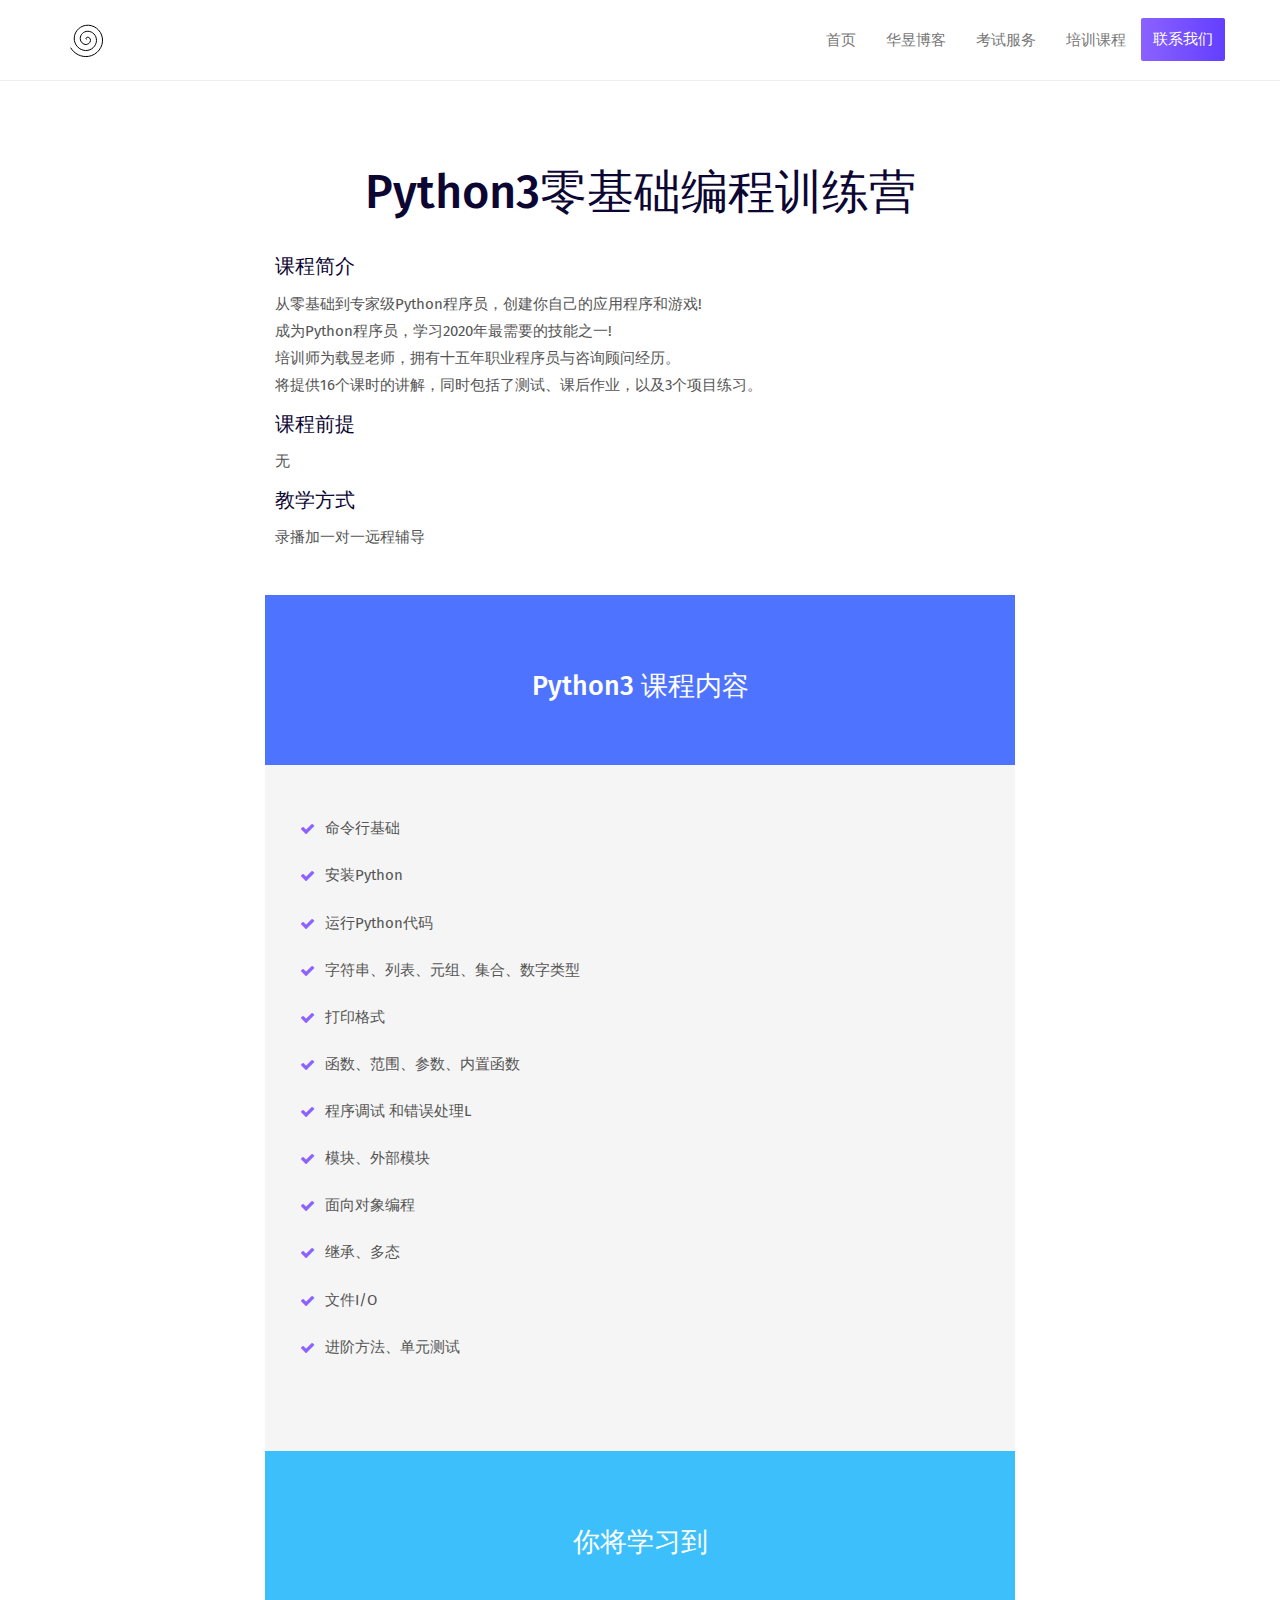
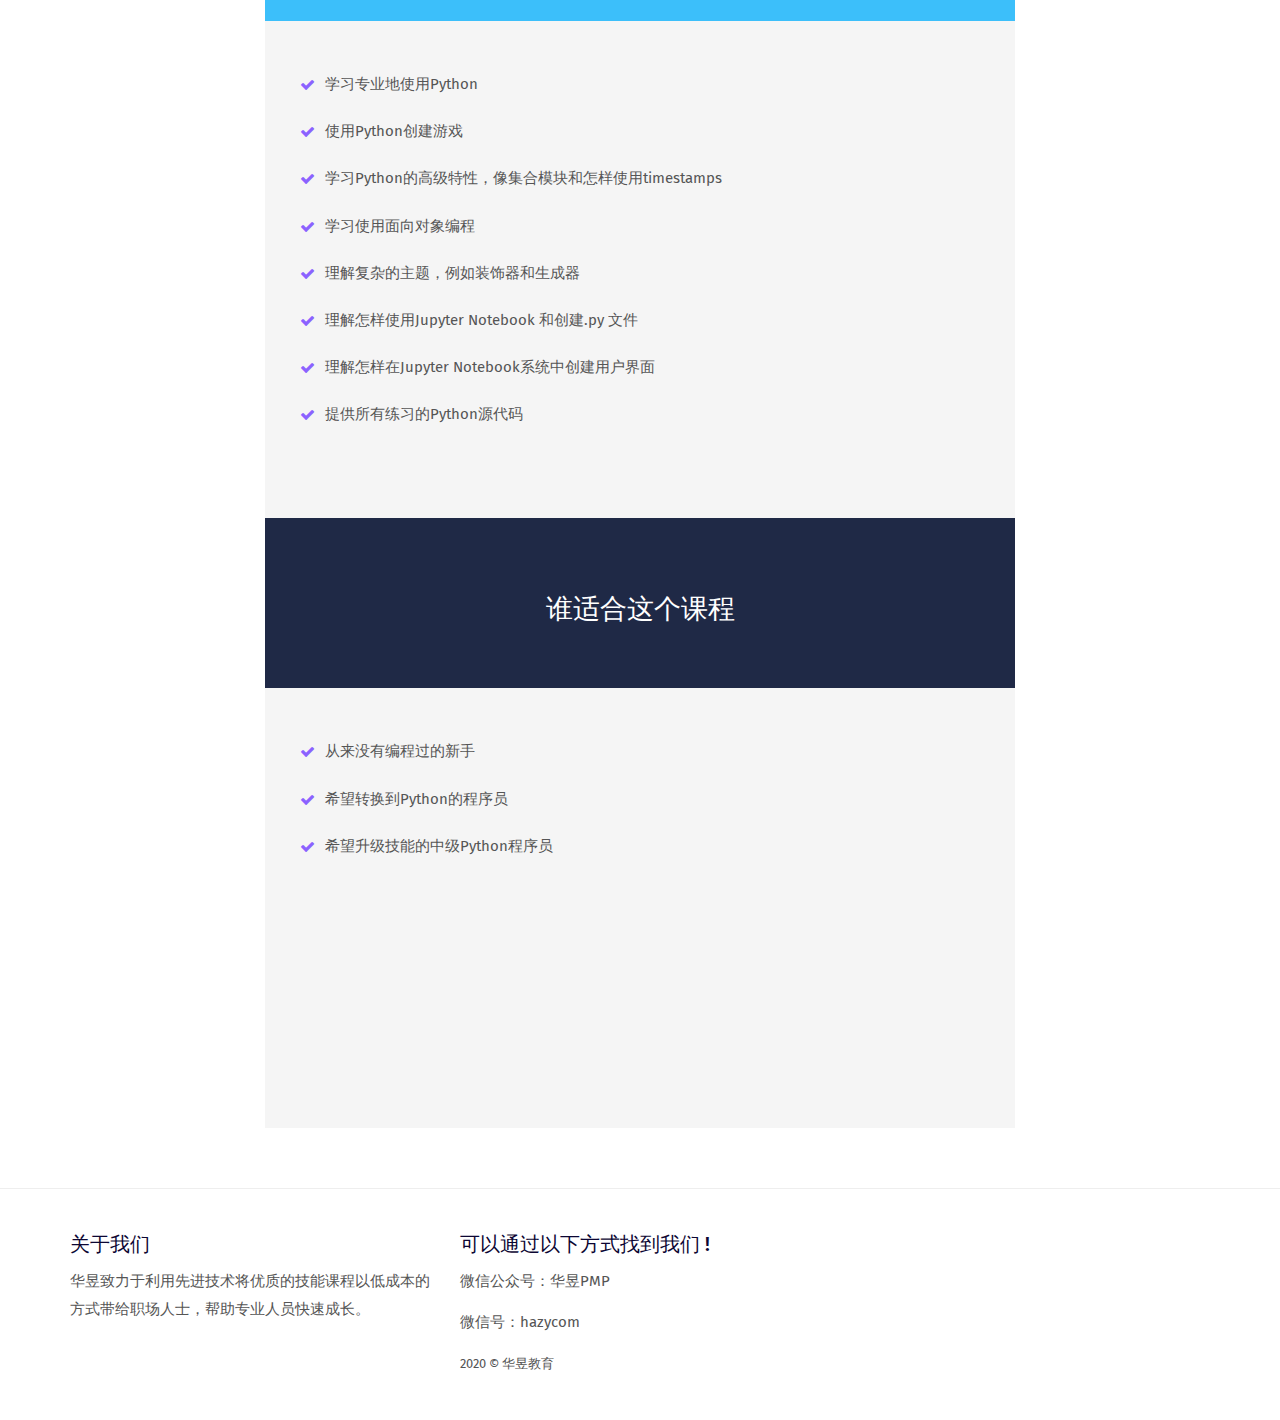
<file: python3.html>
<!DOCTYPE html>
<html lang="en">

<head>
  <meta charset="UTF-8">
  <meta content="IE=edge" http-equiv="X-UA-Compatible">
  <meta content="width=device-width,initial-scale=1" name="viewport">
  <meta content="description" name="description">
  <meta name="google" content="notranslate" />

  <meta name="keywords" content="Python3零基础课程,Python,Python3,Python培训,Python3培训,Python3零基础课程">

  <meta content="Mashup templates have been developped by Orson.io team" name="author">

  <!-- Disable tap highlight on IE -->
  <meta name="msapplication-tap-highlight" content="no">
  
  <link href="./assets/apple-touch-icon.png" rel="apple-touch-icon">
  <link href="./assets/favicon.ico" rel="icon">

 

  <title>Python3 零基础培训课程介绍</title>  

<link href="./main.a3f694c0.css" rel="stylesheet"></head>

<body>

 <!-- Add your content of header -->
 <header>
  <nav class="navbar  navbar-fixed-top navbar-default">
    <div class="container">
      <div class="navbar-header">
        <button type="button" class="navbar-toggle uarr collapsed" data-toggle="collapse" data-target="#navbar-collapse-uarr">
          <span class="sr-only">Toggle navigation</span>
          <span class="icon-bar"></span>
          <span class="icon-bar"></span>
          <span class="icon-bar"></span>
        </button>
        <a class="navbar-brand" href="./index.html" title="">
          <img src="./assets/images/mashuptemplate.svg" class="navbar-logo-img" alt="">
        </a>
      </div>

      <div class="collapse navbar-collapse" id="navbar-collapse-uarr">
        <ul class="nav navbar-nav navbar-right">
          <li><a href="./index.html" title="" class="active">首页</a></li>
          <li><a href="./about.html" title="">华昱博客</a></li>
          <li><a href="./pmi_service.html" title="">考试服务</a></li>
          <li><a href="./course_info.html" title="">培训课程</a></li>
        
          <li>
            <p>
              <a href="./contact.html" class="btn btn-primary navbar-btn" title="">联系我们</a>
            </p>
          </li>
          
        </ul>
      </div>
    </div>
  </nav>
</header>





<div class="section-container">
    <div class="container">
        <div class="row section-container-spacer">
            <div class="col-xs-12">
                <div class="text-center">
                    <h1>Python3零基础编程训练营</h1>
                </div>
                <div class="col-md-8 col-md-offset-2">
                    
                    <p>
                      <h4>课程简介</h4>
                      从零基础到专家级Python程序员，创建你自己的应用程序和游戏!
                      <br>
                      成为Python程序员，学习2020年最需要的技能之一!<br>
                      培训师为载昱老师，拥有十五年职业程序员与咨询顾问经历。<br>
                      将提供16个课时的讲解，同时包括了测试、课后作业，以及3个项目练习。

                    </p>

                    <p>
                      <h4>课程前提</h4>
                     
                      无
                    </p>
                    <p>
                      <h4>教学方式</h4>
                      录播加一对一远程辅导
                    </p>
                </div>
            </div>
        </div>

        <div class="row">
            <div class="col-md-8 col-md-offset-2">
                <div class="pricing-card pricing-primary">
                    <h3>Python3 课程内容</h3>
                </div>
                <div class="pricing-features">
                    <ul class="features">
                     
                      
                        <li>命令行基础</li>
                        <li>安装Python</li>
                        <li>运行Python代码</li>
                        <li>字符串、列表、元组、集合、数字类型</li>
                        
                        <li>打印格式
                        </li>
                        <li>函数、范围、参数、内置函数</li>
                        <li>程序调试 和错误处理L</li>
                        <li>模块、外部模块</li>
                        <li>面向对象编程</li>
                        <li>继承、多态</li>
                        
                        <li>文件I/O</li>
                        <li>进阶方法、单元测试</li>
                        
                    </ul>

                   
                </div>

            </div>
           
            
        </div>
        <div class="row">
          <div class="col-md-8 col-md-offset-2">
            <div class="pricing-card pricing-info">
                <h3>你将学习到</h3>
            
            </div>
            <div class="pricing-features">
                <ul class="features">
                  


                    <li>学习专业地使用Python
                    </li>
                    <li>使用Python创建游戏
                    </li>
                    <li>学习Python的高级特性，像集合模块和怎样使用timestamps
                    </li>
                    



                    <li>学习使用面向对象编程
                    </li>
                    <li>理解复杂的主题，例如装饰器和生成器
                    </li>
                    <li>理解怎样使用Jupyter Notebook 和创建.py 文件
                    </li>
                    <li>理解怎样在Jupyter Notebook系统中创建用户界面
                    </li>
                    
                    <li>提供所有练习的Python源代码
                    </li>
                
                </ul>
                
               
            </div>
        </div>
        </div>
        <div class="row">
          <div class="col-md-8 col-md-offset-2">
            <div class="pricing-card pricing-secondary">
                <h3>谁适合这个课程</h3>
               
            </div>
            <div class="pricing-features">
                <ul class="features">
                  <li>从来没有编程过的新手</li>
                  <li>希望转换到Python的程序员</li>
                  <li>希望升级技能的中级Python程序员</li>
                  


                </ul>
               
            </div>
        </div>
        </div>
        
    </div>
</div>  


<footer>
  <div class="section-container footer-container">
      <div class="container">
          <div class="row">
                  <div class="col-md-4">
                      <h4>关于我们</h4>
                      <p>华昱致力于利用先进技术将优质的技能课程以低成本的方式带给职场人士，帮助专业人员快速成长。</p>
                  </div>

                  <div class="col-md-4">
                      <h4>可以通过以下方式找到我们 !</h4>
                      <p>
                         微信公众号：华昱PMP
                      </p>
                      <p>
                         微信号：hazycom
                      </p>
                      <p><small>2020 © 华昱教育 <a href="http://www.mashup-template.com/" class="link-like-text" title="Create website with free html template"></a><a href="http://www.unsplash.com/" class="link-like-text" title="Beautiful Free Images"></a></small></p>    
                  </div>

                  <div class="col-md-4">
                      <h4></h4>
                      
                      


                  </div>
          </div>
      </div>
  </div>
</footer>

<script>
  document.addEventListener("DOMContentLoaded", function (event) {
    navActivePage();
  });
</script>

<!-- Google Analytics: change UA-XXXXX-X to be your site's ID 

<script>
  (function (i, s, o, g, r, a, m) {
    i['GoogleAnalyticsObject'] = r; i[r] = i[r] || function () {
      (i[r].q = i[r].q || []).push(arguments)
    }, i[r].l = 1 * new Date(); a = s.createElement(o),
      m = s.getElementsByTagName(o)[0]; a.async = 1; a.src = g; m.parentNode.insertBefore(a, m)
  })(window, document, 'script', '//www.google-analytics.com/analytics.js', 'ga');
  ga('create', 'UA-XXXXX-X', 'auto');
  ga('send', 'pageview');
</script>

--> 
<script type="text/javascript" src="./main.41beeca9.js"></script></body>

</html>
</file>
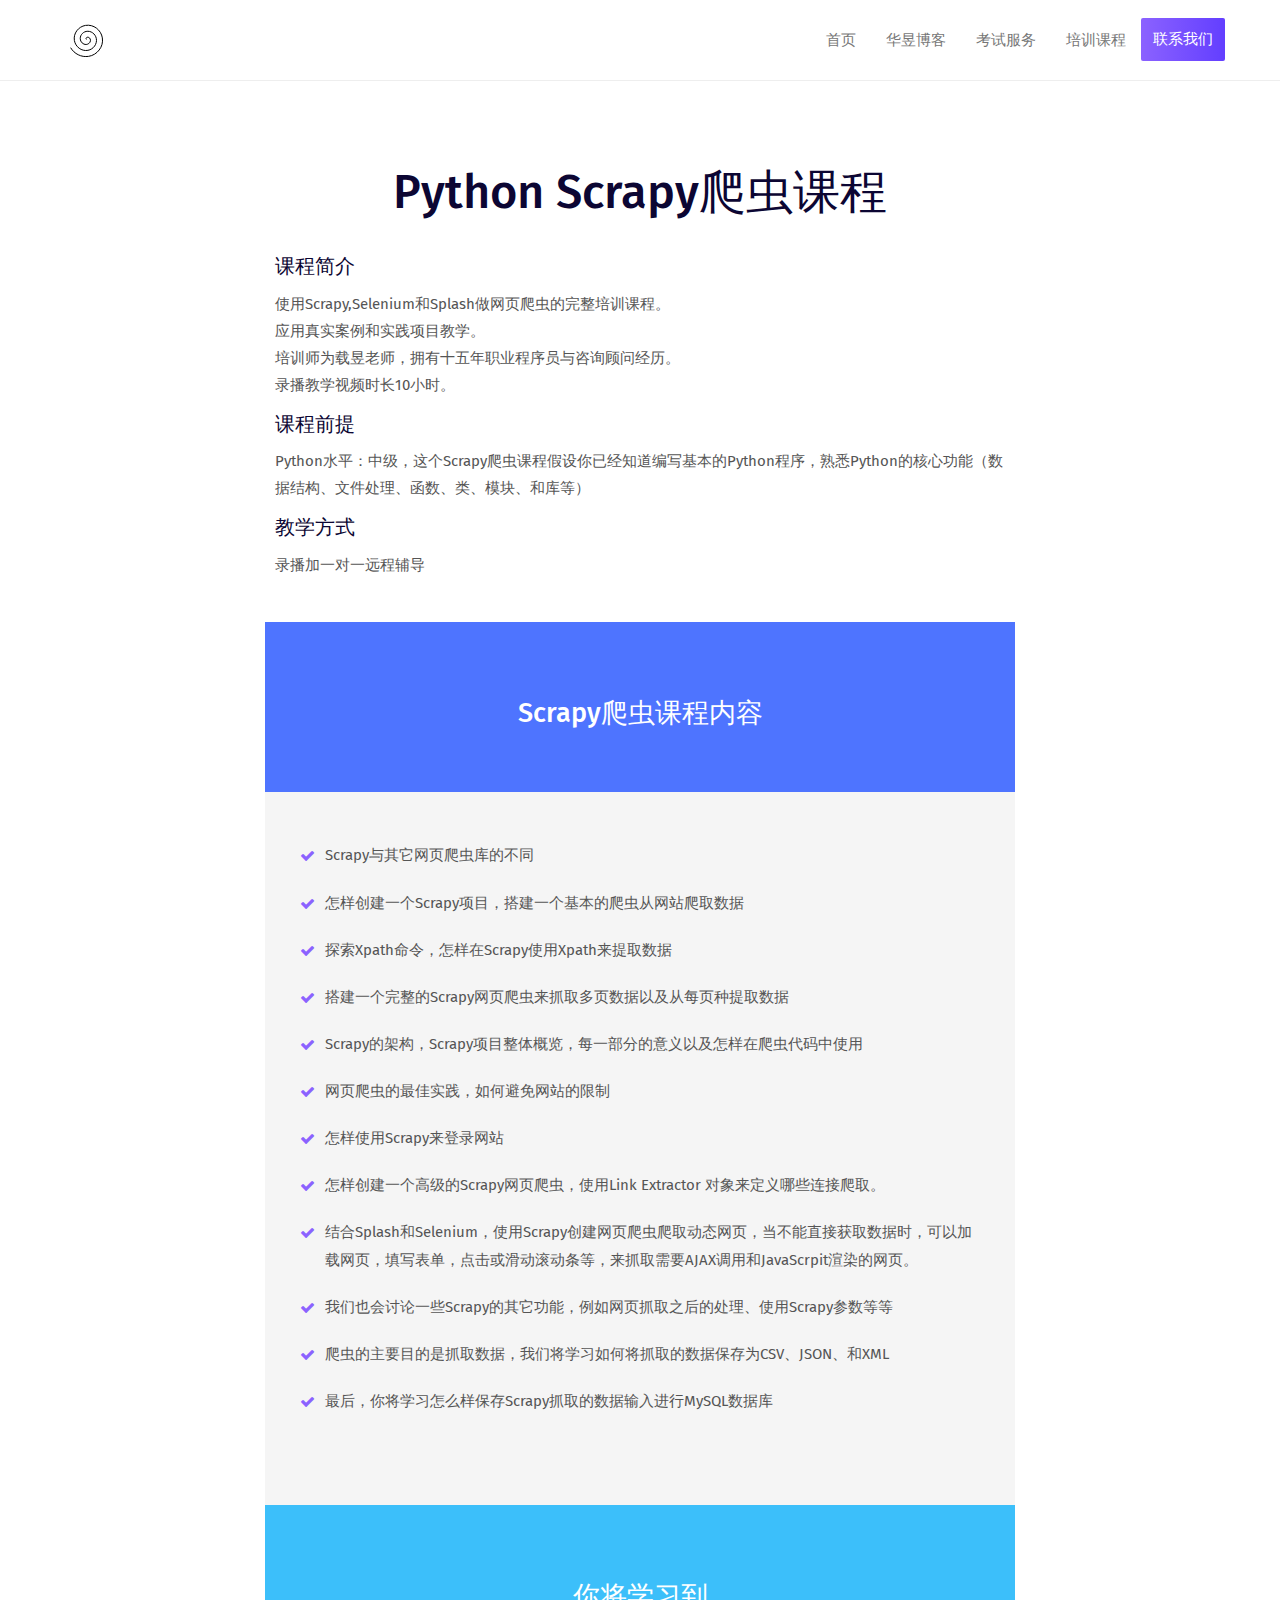
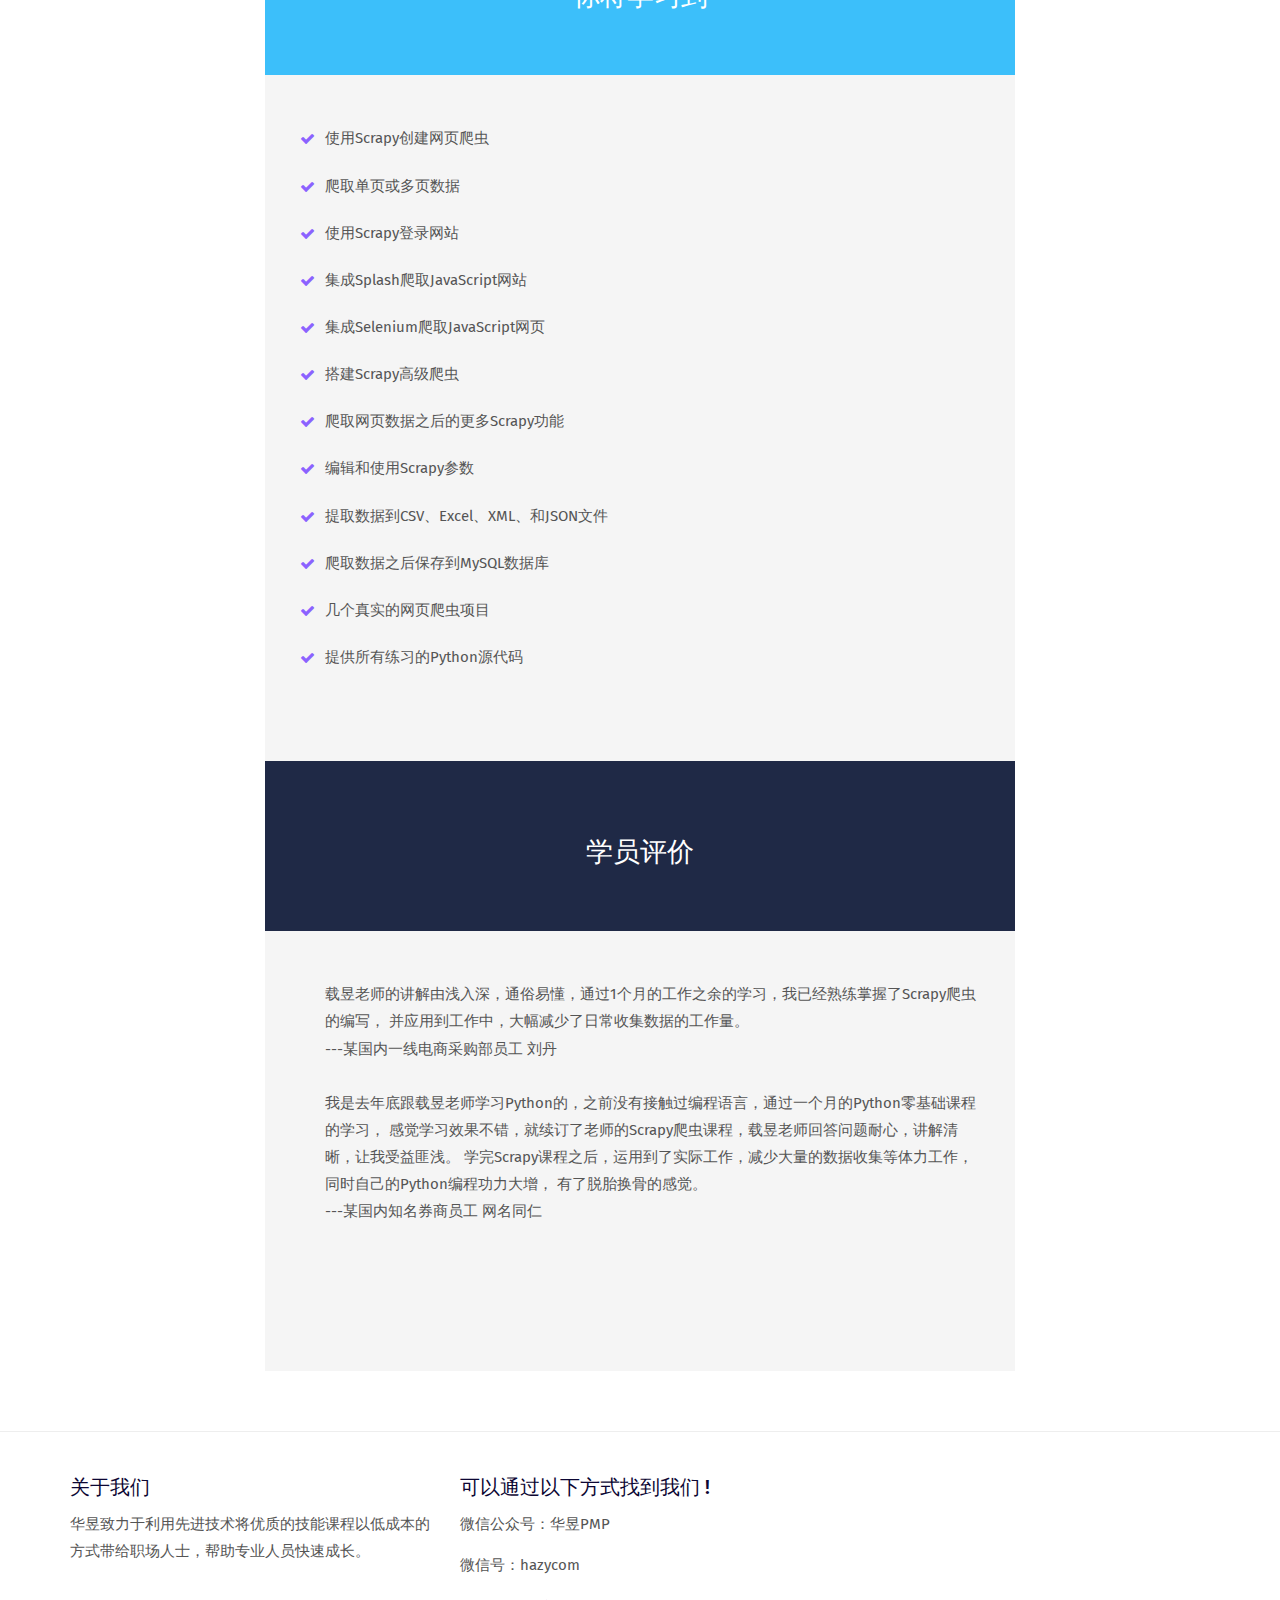
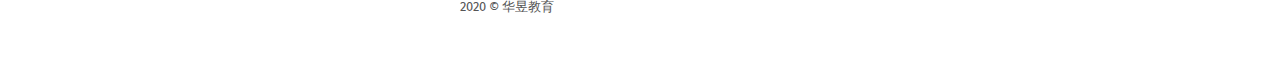
<file: scrapy.html>
<!DOCTYPE html>
<html lang="en">

<head>
  <meta charset="UTF-8">
  <meta content="IE=edge" http-equiv="X-UA-Compatible">
  <meta content="width=device-width,initial-scale=1" name="viewport">
  <meta content="description" name="description">
  <meta name="google" content="notranslate" />

  <meta name="keywords" content="华昱教育 Python爬虫课程,Python,Python3,Scrapy,爬虫课程,Scrapy课程">

  <meta content="Mashup templates have been developped by Orson.io team" name="author">

  <!-- Disable tap highlight on IE -->
  <meta name="msapplication-tap-highlight" content="no">
  
  <link href="./assets/apple-touch-icon.png" rel="apple-touch-icon">
  <link href="./assets/favicon.ico" rel="icon">

 

  <title>Python Scrapy爬虫培训课程介绍</title>  

<link href="./main.a3f694c0.css" rel="stylesheet"></head>

<body>

 <!-- Add your content of header -->
 <header>
  <nav class="navbar  navbar-fixed-top navbar-default">
    <div class="container">
      <div class="navbar-header">
        <button type="button" class="navbar-toggle uarr collapsed" data-toggle="collapse" data-target="#navbar-collapse-uarr">
          <span class="sr-only">Toggle navigation</span>
          <span class="icon-bar"></span>
          <span class="icon-bar"></span>
          <span class="icon-bar"></span>
        </button>
        <a class="navbar-brand" href="./index.html" title="">
          <img src="./assets/images/mashuptemplate.svg" class="navbar-logo-img" alt="">
        </a>
      </div>

      <div class="collapse navbar-collapse" id="navbar-collapse-uarr">
        <ul class="nav navbar-nav navbar-right">
          <li><a href="./index.html" title="" class="active">首页</a></li>
          <li><a href="./about.html" title="">华昱博客</a></li>
          <li><a href="./pmi_service.html" title="">考试服务</a></li>
          <li><a href="./course_info.html" title="">培训课程</a></li>
        
          <li>
            <p>
              <a href="./contact.html" class="btn btn-primary navbar-btn" title="">联系我们</a>
            </p>
          </li>
          
        </ul>
      </div>
    </div>
  </nav>
</header>





<div class="section-container">
    <div class="container">
        <div class="row section-container-spacer">
            <div class="col-xs-12">
                <div class="text-center">
                    <h1>Python Scrapy爬虫课程</h1>
                </div>
                <div class="col-md-8 col-md-offset-2">
                    
                    <p>
                      <h4>课程简介</h4>
                      使用Scrapy,Selenium和Splash做网页爬虫的完整培训课程。
                      <br>
                      应用真实案例和实践项目教学。<br>
                      培训师为载昱老师，拥有十五年职业程序员与咨询顾问经历。<br>
                      录播教学视频时长10小时。

                    </p>

                    <p>
                      <h4>课程前提</h4>
                     
                      Python水平：中级，这个Scrapy爬虫课程假设你已经知道编写基本的Python程序，熟悉Python的核心功能（数据结构、文件处理、函数、类、模块、和库等）
                    </p>
                    <p>
                      <h4>教学方式</h4>
                      录播加一对一远程辅导
                    </p>
                </div>
            </div>
        </div>

        <div class="row">
            <div class="col-md-8 col-md-offset-2">
                <div class="pricing-card pricing-primary">
                    <h3>Scrapy爬虫课程内容</h3>
                </div>
                <div class="pricing-features">
                    <ul class="features">
                        <li>Scrapy与其它网页爬虫库的不同</li>
                        <li>怎样创建一个Scrapy项目，搭建一个基本的爬虫从网站爬取数据</li>
                        <li>探索Xpath命令，怎样在Scrapy使用Xpath来提取数据</li>
                        <li>搭建一个完整的Scrapy网页爬虫来抓取多页数据以及从每页种提取数据</li>
                        <li>Scrapy的架构，Scrapy项目整体概览，每一部分的意义以及怎样在爬虫代码中使用</li>
                        <li>网页爬虫的最佳实践，如何避免网站的限制
                        </li>
                        <li>怎样使用Scrapy来登录网站
                        </li>
                        <li>怎样创建一个高级的Scrapy网页爬虫，使用Link Extractor 对象来定义哪些连接爬取。
                        </li>
                        <li>结合Splash和Selenium，使用Scrapy创建网页爬虫爬取动态网页，当不能直接获取数据时，可以加载网页，填写表单，点击或滑动滚动条等，来抓取需要AJAX调用和JavaScrpit渲染的网页。
                        </li>
                        <li>我们也会讨论一些Scrapy的其它功能，例如网页抓取之后的处理、使用Scrapy参数等等</li>
                        <li>爬虫的主要目的是抓取数据，我们将学习如何将抓取的数据保存为CSV、JSON、和XML</li>
                        <li>最后，你将学习怎么样保存Scrapy抓取的数据输入进行MySQL数据库</li>

                    </ul>

                   
                </div>

            </div>
           
            
        </div>
        <div class="row">
          <div class="col-md-8 col-md-offset-2">
            <div class="pricing-card pricing-info">
                <h3>你将学习到</h3>
            
            </div>
            <div class="pricing-features">
                <ul class="features">
                    <li>使用Scrapy创建网页爬虫
                    </li>
                    <li>爬取单页或多页数据
                    </li>
                    <li>使用Scrapy登录网站
                    </li>
                    <li>集成Splash爬取JavaScript网站
                    </li>
                    <li>集成Selenium爬取JavaScript网页
                    </li>
                    <li>搭建Scrapy高级爬虫
                    </li>
                    <li>爬取网页数据之后的更多Scrapy功能
                    </li>
                    <li>编辑和使用Scrapy参数
                    </li>
                    <li>提取数据到CSV、Excel、XML、和JSON文件
                    </li>
                    <li>爬取数据之后保存到MySQL数据库
                    </li>
                    <li>几个真实的网页爬虫项目
                    </li>
                    <li>提供所有练习的Python源代码
                    </li>
                
                </ul>
                
               
            </div>
        </div>
        </div>
        <div class="row">
          <div class="col-md-8 col-md-offset-2">
            <div class="pricing-card pricing-secondary">
                <h3>学员评价</h3>
               
            </div>
            <div class="pricing-features">
                <ul class="features">
                    载昱老师的讲解由浅入深，通俗易懂，通过1个月的工作之余的学习，我已经熟练掌握了Scrapy爬虫的编写，
                    并应用到工作中，大幅减少了日常收集数据的工作量。
                    <br>---某国内一线电商采购部员工 刘丹<br><br>
                    我是去年底跟载昱老师学习Python的，之前没有接触过编程语言，通过一个月的Python零基础课程的学习，
                    感觉学习效果不错，就续订了老师的Scrapy爬虫课程，载昱老师回答问题耐心，讲解清晰，让我受益匪浅。
                    学完Scrapy课程之后，运用到了实际工作，减少大量的数据收集等体力工作，同时自己的Python编程功力大增，
                    有了脱胎换骨的感觉。
                    <br>---某国内知名券商员工 网名同仁


                </ul>
               
            </div>
        </div>
        </div>
        
    </div>
</div>  


<footer>
  <div class="section-container footer-container">
      <div class="container">
          <div class="row">
                  <div class="col-md-4">
                      <h4>关于我们</h4>
                      <p>华昱致力于利用先进技术将优质的技能课程以低成本的方式带给职场人士，帮助专业人员快速成长。</p>
                  </div>

                  <div class="col-md-4">
                      <h4>可以通过以下方式找到我们 !</h4>
                      <p>
                         微信公众号：华昱PMP
                      </p>
                      <p>
                         微信号：hazycom
                      </p>
                      <p><small>2020 © 华昱教育 <a href="http://www.mashup-template.com/" class="link-like-text" title="Create website with free html template"></a><a href="http://www.unsplash.com/" class="link-like-text" title="Beautiful Free Images"></a></small></p>    
                  </div>

                  <div class="col-md-4">
                      <h4></h4>
                      
                      


                  </div>
          </div>
      </div>
  </div>
</footer>

<script>
  document.addEventListener("DOMContentLoaded", function (event) {
    navActivePage();
  });
</script>

<!-- Google Analytics: change UA-XXXXX-X to be your site's ID 

<script>
  (function (i, s, o, g, r, a, m) {
    i['GoogleAnalyticsObject'] = r; i[r] = i[r] || function () {
      (i[r].q = i[r].q || []).push(arguments)
    }, i[r].l = 1 * new Date(); a = s.createElement(o),
      m = s.getElementsByTagName(o)[0]; a.async = 1; a.src = g; m.parentNode.insertBefore(a, m)
  })(window, document, 'script', '//www.google-analytics.com/analytics.js', 'ga');
  ga('create', 'UA-XXXXX-X', 'auto');
  ga('send', 'pageview');
</script>

--> 
<script type="text/javascript" src="./main.41beeca9.js"></script></body>

</html>
</file>
<file: style.css>
h5{
	text-align: left;
}
</file>
<file: main.a3f694c0.css>
@import url(https://fonts.googleapis.com/css?family=La+Belle+Aurore|Fira+Sans:400,700);@import url(https://maxcdn.bootstrapcdn.com/font-awesome/4.7.0/css/font-awesome.min.css);/*!
 * Bootstrap v3.3.7 (http://getbootstrap.com)
 * Copyright 2011-2016 Twitter, Inc.
 * Licensed under MIT (https://github.com/twbs/bootstrap/blob/master/LICENSE)
 */
/*! normalize.css v3.0.3 | MIT License | github.com/necolas/normalize.css */html{font-family:sans-serif;-ms-text-size-adjust:100%;-webkit-text-size-adjust:100%}body{margin:0}article,aside,details,figcaption,figure,footer,header,hgroup,main,menu,nav,section,summary{display:block}audio,canvas,progress,video{display:inline-block;vertical-align:baseline}audio:not([controls]){display:none;height:0}[hidden],template{display:none}a{background-color:transparent}a:active,a:hover{outline:0}abbr[title]{border-bottom:1px dotted}b,strong{font-weight:700}dfn{font-style:italic}h1{font-size:2em;margin:.67em 0}mark{background:#ff0;color:#000}small{font-size:80%}sub,sup{font-size:75%;line-height:0;position:relative;vertical-align:baseline}sup{top:-.5em}sub{bottom:-.25em}img{border:0}svg:not(:root){overflow:hidden}figure{margin:1em 40px}hr{box-sizing:content-box;height:0}pre{overflow:auto}code,kbd,pre,samp{font-family:monospace,monospace;font-size:1em}button,input,optgroup,select,textarea{color:inherit;font:inherit;margin:0}button{overflow:visible}button,select{text-transform:none}button,html input[type=button],input[type=reset],input[type=submit]{-webkit-appearance:button;cursor:pointer}button[disabled],html input[disabled]{cursor:default}button::-moz-focus-inner,input::-moz-focus-inner{border:0;padding:0}input{line-height:normal}input[type=checkbox],input[type=radio]{box-sizing:border-box;padding:0}input[type=number]::-webkit-inner-spin-button,input[type=number]::-webkit-outer-spin-button{height:auto}input[type=search]{-webkit-appearance:textfield;box-sizing:content-box}input[type=search]::-webkit-search-cancel-button,input[type=search]::-webkit-search-decoration{-webkit-appearance:none}fieldset{border:1px solid silver;margin:0 2px;padding:.35em .625em .75em}textarea{overflow:auto}optgroup{font-weight:700}table{border-collapse:collapse;border-spacing:0}td,th{padding:0}

/*! Source: https://github.com/h5bp/html5-boilerplate/blob/master/src/css/main.css */@media print{*,:after,:before{background:transparent!important;color:#000!important;box-shadow:none!important;text-shadow:none!important}a,a:visited{text-decoration:underline}a[href]:after{content:" (" attr(href) ")"}abbr[title]:after{content:" (" attr(title) ")"}a[href^="#"]:after,a[href^="javascript:"]:after{content:""}blockquote,pre{border:1px solid #999;page-break-inside:avoid}thead{display:table-header-group}img,tr{page-break-inside:avoid}img{max-width:100%!important}h2,h3,p{orphans:3;widows:3}h2,h3{page-break-after:avoid}.navbar{display:none}.btn>.caret,.dropup>.btn>.caret{border-top-color:#000!important}.label{border:1px solid #000}.table{border-collapse:collapse!important}.table td,.table th{background-color:#fff!important}.table-bordered td,.table-bordered th{border:1px solid #ddd!important}}*,:after,:before{-webkit-box-sizing:border-box;-moz-box-sizing:border-box;box-sizing:border-box}html{font-size:10px;-webkit-tap-highlight-color:transparent}body{font-family:Fira Sans,Helvetica,Arial,sans-serif;font-size:15px;line-height:1.81;color:#555;background-color:#fff}button,input,select,textarea{font-family:inherit;font-size:inherit;line-height:inherit}a{color:#8b62ff;text-decoration:none}a:focus,a:hover{color:#5216ff;text-decoration:underline}a:focus{outline:5px auto -webkit-focus-ring-color;outline-offset:-2px}figure{margin:0}img{vertical-align:middle}.img-responsive{display:block;max-width:100%;height:auto}.img-rounded{border-radius:2px}.img-thumbnail{padding:4px;line-height:1.81;background-color:#fff;border:1px solid #ddd;border-radius:2px;-webkit-transition:all .2s ease-in-out;-o-transition:all .2s ease-in-out;transition:all .2s ease-in-out;display:inline-block;max-width:100%;height:auto}.img-circle{border-radius:50%}hr{margin-top:27px;margin-bottom:27px;border:0;border-top:1px solid #eee}.sr-only{position:absolute;width:1px;height:1px;margin:-1px;padding:0;overflow:hidden;clip:rect(0,0,0,0);border:0}.sr-only-focusable:active,.sr-only-focusable:focus{position:static;width:auto;height:auto;margin:0;overflow:visible;clip:auto}[role=button]{cursor:pointer}.h1,.h2,.h3,.h4,.h5,.h6,h1,h2,h3,h4,h5,h6{font-family:inherit;font-weight:500;line-height:1.1;color:#0c0633}.h1 .small,.h1 small,.h2 .small,.h2 small,.h3 .small,.h3 small,.h4 .small,.h4 small,.h5 .small,.h5 small,.h6 .small,.h6 small,h1 .small,h1 small,h2 .small,h2 small,h3 .small,h3 small,h4 .small,h4 small,h5 .small,h5 small,h6 .small,h6 small{font-weight:400;line-height:1;color:#777}.h1,.h2,.h3,h1,h2,h3{margin-top:27px;margin-bottom:13.5px}.h1 .small,.h1 small,.h2 .small,.h2 small,.h3 .small,.h3 small,h1 .small,h1 small,h2 .small,h2 small,h3 .small,h3 small{font-size:65%}.h4,.h5,.h6,h4,h5,h6{margin-top:13.5px;margin-bottom:13.5px}.h4 .small,.h4 small,.h5 .small,.h5 small,.h6 .small,.h6 small,h4 .small,h4 small,h5 .small,h5 small,h6 .small,h6 small{font-size:75%}.h1,h1{font-size:47px}.h2,h2{font-size:35px}.h3,h3{font-size:27px}.h4,h4{font-size:20px}.h5,h5{font-size:15px}.h6,h6{font-size:13px}p{margin:0 0 13.5px}.lead{margin-bottom:27px;font-size:17px;font-weight:300;line-height:1.4}@media (min-width:768px){.lead{font-size:22.5px}}.small,small{font-size:86%}.mark,mark{background-color:#fcf8e3;padding:.2em}.text-left{text-align:left}.text-right{text-align:right}.text-center{text-align:center}.text-justify{text-align:justify}.text-nowrap{white-space:nowrap}.text-lowercase{text-transform:lowercase}.initialism,.text-uppercase{text-transform:uppercase}.text-capitalize{text-transform:capitalize}.text-muted{color:#777}.text-primary{color:#8b62ff}a.text-primary:focus,a.text-primary:hover{color:#652fff}.text-success{color:#fff}a.text-success:focus,a.text-success:hover{color:#e6e6e6}.text-info{color:#31708f}a.text-info:focus,a.text-info:hover{color:#245269}.text-warning{color:#8a6d3b}a.text-warning:focus,a.text-warning:hover{color:#66512c}.text-danger{color:#fff}a.text-danger:focus,a.text-danger:hover{color:#e6e6e6}.bg-primary{color:#fff;background-color:#8b62ff}a.bg-primary:focus,a.bg-primary:hover{background-color:#652fff}.bg-success{background-color:#005bff}a.bg-success:focus,a.bg-success:hover{background-color:#0049cc}.bg-info{background-color:#d9edf7}a.bg-info:focus,a.bg-info:hover{background-color:#afd9ee}.bg-warning{background-color:#fcf8e3}a.bg-warning:focus,a.bg-warning:hover{background-color:#f7ecb5}.bg-danger{background-color:#fe6767}a.bg-danger:focus,a.bg-danger:hover{background-color:#fe3434}.page-header{padding-bottom:12.5px;margin:54px 0 27px;border-bottom:1px solid #eee}ol,ul{margin-top:0;margin-bottom:13.5px}ol ol,ol ul,ul ol,ul ul{margin-bottom:0}.list-inline,.list-unstyled{padding-left:0;list-style:none}.list-inline{margin-left:-5px}.list-inline>li{display:inline-block;padding-left:5px;padding-right:5px}dl{margin-top:0;margin-bottom:27px}dd,dt{line-height:1.81}dt{font-weight:700}dd{margin-left:0}.dl-horizontal dd:after,.dl-horizontal dd:before{content:" ";display:table}.dl-horizontal dd:after{clear:both}@media (min-width:768px){.dl-horizontal dt{float:left;width:160px;clear:left;text-align:right;overflow:hidden;text-overflow:ellipsis;white-space:nowrap}.dl-horizontal dd{margin-left:180px}}abbr[data-original-title],abbr[title]{cursor:help;border-bottom:1px dotted #777}.initialism{font-size:90%}blockquote{padding:13.5px 27px;margin:0 0 27px;font-size:18.75px;border-left:5px solid #eee}blockquote ol:last-child,blockquote p:last-child,blockquote ul:last-child{margin-bottom:0}blockquote .small,blockquote footer,blockquote small{display:block;font-size:80%;line-height:1.81;color:#777}blockquote .small:before,blockquote footer:before,blockquote small:before{content:"\2014   \A0"}.blockquote-reverse,blockquote.pull-right{padding-right:15px;padding-left:0;border-right:5px solid #eee;border-left:0;text-align:right}.blockquote-reverse .small:before,.blockquote-reverse footer:before,.blockquote-reverse small:before,blockquote.pull-right .small:before,blockquote.pull-right footer:before,blockquote.pull-right small:before{content:""}.blockquote-reverse .small:after,.blockquote-reverse footer:after,.blockquote-reverse small:after,blockquote.pull-right .small:after,blockquote.pull-right footer:after,blockquote.pull-right small:after{content:"\A0   \2014"}address{margin-bottom:27px;font-style:normal;line-height:1.81}code,kbd,pre,samp{font-family:Menlo,Monaco,Consolas,Courier New,monospace}code{color:#c7254e;background-color:#f9f2f4}code,kbd{padding:2px 4px;font-size:90%;border-radius:2px}kbd{color:#fff;background-color:#333;box-shadow:inset 0 -1px 0 rgba(0,0,0,.25)}kbd kbd{padding:0;font-size:100%;font-weight:700;box-shadow:none}pre{display:block;padding:13px;margin:0 0 13.5px;font-size:14px;line-height:1.81;word-break:break-all;word-wrap:break-word;color:#333;background-color:#f5f5f5;border:1px solid #ccc;border-radius:2px}pre code{padding:0;font-size:inherit;color:inherit;white-space:pre-wrap;background-color:transparent;border-radius:0}.pre-scrollable{max-height:340px;overflow-y:scroll}.container{margin-right:auto;margin-left:auto;padding-left:15px;padding-right:15px}.container:after,.container:before{content:" ";display:table}.container:after{clear:both}@media (min-width:768px){.container{width:750px}}@media (min-width:992px){.container{width:970px}}@media (min-width:1200px){.container{width:1170px}}.container-fluid{margin-right:auto;margin-left:auto;padding-left:15px;padding-right:15px}.container-fluid:after,.container-fluid:before{content:" ";display:table}.container-fluid:after{clear:both}.row{margin-left:-15px;margin-right:-15px}.row:after,.row:before{content:" ";display:table}.row:after{clear:both}.col-lg-1,.col-lg-2,.col-lg-3,.col-lg-4,.col-lg-5,.col-lg-6,.col-lg-7,.col-lg-8,.col-lg-9,.col-lg-10,.col-lg-11,.col-lg-12,.col-md-1,.col-md-2,.col-md-3,.col-md-4,.col-md-5,.col-md-6,.col-md-7,.col-md-8,.col-md-9,.col-md-10,.col-md-11,.col-md-12,.col-sm-1,.col-sm-2,.col-sm-3,.col-sm-4,.col-sm-5,.col-sm-6,.col-sm-7,.col-sm-8,.col-sm-9,.col-sm-10,.col-sm-11,.col-sm-12,.col-xs-1,.col-xs-2,.col-xs-3,.col-xs-4,.col-xs-5,.col-xs-6,.col-xs-7,.col-xs-8,.col-xs-9,.col-xs-10,.col-xs-11,.col-xs-12{position:relative;min-height:1px;padding-left:15px;padding-right:15px}.col-xs-1,.col-xs-2,.col-xs-3,.col-xs-4,.col-xs-5,.col-xs-6,.col-xs-7,.col-xs-8,.col-xs-9,.col-xs-10,.col-xs-11,.col-xs-12{float:left}.col-xs-1{width:8.33333%}.col-xs-2{width:16.66667%}.col-xs-3{width:25%}.col-xs-4{width:33.33333%}.col-xs-5{width:41.66667%}.col-xs-6{width:50%}.col-xs-7{width:58.33333%}.col-xs-8{width:66.66667%}.col-xs-9{width:75%}.col-xs-10{width:83.33333%}.col-xs-11{width:91.66667%}.col-xs-12{width:100%}.col-xs-pull-0{right:auto}.col-xs-pull-1{right:8.33333%}.col-xs-pull-2{right:16.66667%}.col-xs-pull-3{right:25%}.col-xs-pull-4{right:33.33333%}.col-xs-pull-5{right:41.66667%}.col-xs-pull-6{right:50%}.col-xs-pull-7{right:58.33333%}.col-xs-pull-8{right:66.66667%}.col-xs-pull-9{right:75%}.col-xs-pull-10{right:83.33333%}.col-xs-pull-11{right:91.66667%}.col-xs-pull-12{right:100%}.col-xs-push-0{left:auto}.col-xs-push-1{left:8.33333%}.col-xs-push-2{left:16.66667%}.col-xs-push-3{left:25%}.col-xs-push-4{left:33.33333%}.col-xs-push-5{left:41.66667%}.col-xs-push-6{left:50%}.col-xs-push-7{left:58.33333%}.col-xs-push-8{left:66.66667%}.col-xs-push-9{left:75%}.col-xs-push-10{left:83.33333%}.col-xs-push-11{left:91.66667%}.col-xs-push-12{left:100%}.col-xs-offset-0{margin-left:0}.col-xs-offset-1{margin-left:8.33333%}.col-xs-offset-2{margin-left:16.66667%}.col-xs-offset-3{margin-left:25%}.col-xs-offset-4{margin-left:33.33333%}.col-xs-offset-5{margin-left:41.66667%}.col-xs-offset-6{margin-left:50%}.col-xs-offset-7{margin-left:58.33333%}.col-xs-offset-8{margin-left:66.66667%}.col-xs-offset-9{margin-left:75%}.col-xs-offset-10{margin-left:83.33333%}.col-xs-offset-11{margin-left:91.66667%}.col-xs-offset-12{margin-left:100%}@media (min-width:768px){.col-sm-1,.col-sm-2,.col-sm-3,.col-sm-4,.col-sm-5,.col-sm-6,.col-sm-7,.col-sm-8,.col-sm-9,.col-sm-10,.col-sm-11,.col-sm-12{float:left}.col-sm-1{width:8.33333%}.col-sm-2{width:16.66667%}.col-sm-3{width:25%}.col-sm-4{width:33.33333%}.col-sm-5{width:41.66667%}.col-sm-6{width:50%}.col-sm-7{width:58.33333%}.col-sm-8{width:66.66667%}.col-sm-9{width:75%}.col-sm-10{width:83.33333%}.col-sm-11{width:91.66667%}.col-sm-12{width:100%}.col-sm-pull-0{right:auto}.col-sm-pull-1{right:8.33333%}.col-sm-pull-2{right:16.66667%}.col-sm-pull-3{right:25%}.col-sm-pull-4{right:33.33333%}.col-sm-pull-5{right:41.66667%}.col-sm-pull-6{right:50%}.col-sm-pull-7{right:58.33333%}.col-sm-pull-8{right:66.66667%}.col-sm-pull-9{right:75%}.col-sm-pull-10{right:83.33333%}.col-sm-pull-11{right:91.66667%}.col-sm-pull-12{right:100%}.col-sm-push-0{left:auto}.col-sm-push-1{left:8.33333%}.col-sm-push-2{left:16.66667%}.col-sm-push-3{left:25%}.col-sm-push-4{left:33.33333%}.col-sm-push-5{left:41.66667%}.col-sm-push-6{left:50%}.col-sm-push-7{left:58.33333%}.col-sm-push-8{left:66.66667%}.col-sm-push-9{left:75%}.col-sm-push-10{left:83.33333%}.col-sm-push-11{left:91.66667%}.col-sm-push-12{left:100%}.col-sm-offset-0{margin-left:0}.col-sm-offset-1{margin-left:8.33333%}.col-sm-offset-2{margin-left:16.66667%}.col-sm-offset-3{margin-left:25%}.col-sm-offset-4{margin-left:33.33333%}.col-sm-offset-5{margin-left:41.66667%}.col-sm-offset-6{margin-left:50%}.col-sm-offset-7{margin-left:58.33333%}.col-sm-offset-8{margin-left:66.66667%}.col-sm-offset-9{margin-left:75%}.col-sm-offset-10{margin-left:83.33333%}.col-sm-offset-11{margin-left:91.66667%}.col-sm-offset-12{margin-left:100%}}@media (min-width:992px){.col-md-1,.col-md-2,.col-md-3,.col-md-4,.col-md-5,.col-md-6,.col-md-7,.col-md-8,.col-md-9,.col-md-10,.col-md-11,.col-md-12{float:left}.col-md-1{width:8.33333%}.col-md-2{width:16.66667%}.col-md-3{width:25%}.col-md-4{width:33.33333%}.col-md-5{width:41.66667%}.col-md-6{width:50%}.col-md-7{width:58.33333%}.col-md-8{width:66.66667%}.col-md-9{width:75%}.col-md-10{width:83.33333%}.col-md-11{width:91.66667%}.col-md-12{width:100%}.col-md-pull-0{right:auto}.col-md-pull-1{right:8.33333%}.col-md-pull-2{right:16.66667%}.col-md-pull-3{right:25%}.col-md-pull-4{right:33.33333%}.col-md-pull-5{right:41.66667%}.col-md-pull-6{right:50%}.col-md-pull-7{right:58.33333%}.col-md-pull-8{right:66.66667%}.col-md-pull-9{right:75%}.col-md-pull-10{right:83.33333%}.col-md-pull-11{right:91.66667%}.col-md-pull-12{right:100%}.col-md-push-0{left:auto}.col-md-push-1{left:8.33333%}.col-md-push-2{left:16.66667%}.col-md-push-3{left:25%}.col-md-push-4{left:33.33333%}.col-md-push-5{left:41.66667%}.col-md-push-6{left:50%}.col-md-push-7{left:58.33333%}.col-md-push-8{left:66.66667%}.col-md-push-9{left:75%}.col-md-push-10{left:83.33333%}.col-md-push-11{left:91.66667%}.col-md-push-12{left:100%}.col-md-offset-0{margin-left:0}.col-md-offset-1{margin-left:8.33333%}.col-md-offset-2{margin-left:16.66667%}.col-md-offset-3{margin-left:25%}.col-md-offset-4{margin-left:33.33333%}.col-md-offset-5{margin-left:41.66667%}.col-md-offset-6{margin-left:50%}.col-md-offset-7{margin-left:58.33333%}.col-md-offset-8{margin-left:66.66667%}.col-md-offset-9{margin-left:75%}.col-md-offset-10{margin-left:83.33333%}.col-md-offset-11{margin-left:91.66667%}.col-md-offset-12{margin-left:100%}}@media (min-width:1200px){.col-lg-1,.col-lg-2,.col-lg-3,.col-lg-4,.col-lg-5,.col-lg-6,.col-lg-7,.col-lg-8,.col-lg-9,.col-lg-10,.col-lg-11,.col-lg-12{float:left}.col-lg-1{width:8.33333%}.col-lg-2{width:16.66667%}.col-lg-3{width:25%}.col-lg-4{width:33.33333%}.col-lg-5{width:41.66667%}.col-lg-6{width:50%}.col-lg-7{width:58.33333%}.col-lg-8{width:66.66667%}.col-lg-9{width:75%}.col-lg-10{width:83.33333%}.col-lg-11{width:91.66667%}.col-lg-12{width:100%}.col-lg-pull-0{right:auto}.col-lg-pull-1{right:8.33333%}.col-lg-pull-2{right:16.66667%}.col-lg-pull-3{right:25%}.col-lg-pull-4{right:33.33333%}.col-lg-pull-5{right:41.66667%}.col-lg-pull-6{right:50%}.col-lg-pull-7{right:58.33333%}.col-lg-pull-8{right:66.66667%}.col-lg-pull-9{right:75%}.col-lg-pull-10{right:83.33333%}.col-lg-pull-11{right:91.66667%}.col-lg-pull-12{right:100%}.col-lg-push-0{left:auto}.col-lg-push-1{left:8.33333%}.col-lg-push-2{left:16.66667%}.col-lg-push-3{left:25%}.col-lg-push-4{left:33.33333%}.col-lg-push-5{left:41.66667%}.col-lg-push-6{left:50%}.col-lg-push-7{left:58.33333%}.col-lg-push-8{left:66.66667%}.col-lg-push-9{left:75%}.col-lg-push-10{left:83.33333%}.col-lg-push-11{left:91.66667%}.col-lg-push-12{left:100%}.col-lg-offset-0{margin-left:0}.col-lg-offset-1{margin-left:8.33333%}.col-lg-offset-2{margin-left:16.66667%}.col-lg-offset-3{margin-left:25%}.col-lg-offset-4{margin-left:33.33333%}.col-lg-offset-5{margin-left:41.66667%}.col-lg-offset-6{margin-left:50%}.col-lg-offset-7{margin-left:58.33333%}.col-lg-offset-8{margin-left:66.66667%}.col-lg-offset-9{margin-left:75%}.col-lg-offset-10{margin-left:83.33333%}.col-lg-offset-11{margin-left:91.66667%}.col-lg-offset-12{margin-left:100%}}table{background-color:transparent}caption{padding-top:8px;padding-bottom:8px;color:#777}caption,th{text-align:left}.table{width:100%;max-width:100%;margin-bottom:27px}.table>tbody>tr>td,.table>tbody>tr>th,.table>tfoot>tr>td,.table>tfoot>tr>th,.table>thead>tr>td,.table>thead>tr>th{padding:8px;line-height:1.81;vertical-align:top;border-top:1px solid #ddd}.table>thead>tr>th{vertical-align:bottom;border-bottom:2px solid #ddd}.table>caption+thead>tr:first-child>td,.table>caption+thead>tr:first-child>th,.table>colgroup+thead>tr:first-child>td,.table>colgroup+thead>tr:first-child>th,.table>thead:first-child>tr:first-child>td,.table>thead:first-child>tr:first-child>th{border-top:0}.table>tbody+tbody{border-top:2px solid #ddd}.table .table{background-color:#fff}.table-condensed>tbody>tr>td,.table-condensed>tbody>tr>th,.table-condensed>tfoot>tr>td,.table-condensed>tfoot>tr>th,.table-condensed>thead>tr>td,.table-condensed>thead>tr>th{padding:5px}.table-bordered,.table-bordered>tbody>tr>td,.table-bordered>tbody>tr>th,.table-bordered>tfoot>tr>td,.table-bordered>tfoot>tr>th,.table-bordered>thead>tr>td,.table-bordered>thead>tr>th{border:1px solid #ddd}.table-bordered>thead>tr>td,.table-bordered>thead>tr>th{border-bottom-width:2px}.table-striped>tbody>tr:nth-of-type(odd){background-color:#f9f9f9}.table-hover>tbody>tr:hover{background-color:#f5f5f5}table col[class*=col-]{position:static;float:none;display:table-column}table td[class*=col-],table th[class*=col-]{position:static;float:none;display:table-cell}.table>tbody>tr.active>td,.table>tbody>tr.active>th,.table>tbody>tr>td.active,.table>tbody>tr>th.active,.table>tfoot>tr.active>td,.table>tfoot>tr.active>th,.table>tfoot>tr>td.active,.table>tfoot>tr>th.active,.table>thead>tr.active>td,.table>thead>tr.active>th,.table>thead>tr>td.active,.table>thead>tr>th.active{background-color:#f5f5f5}.table-hover>tbody>tr.active:hover>td,.table-hover>tbody>tr.active:hover>th,.table-hover>tbody>tr:hover>.active,.table-hover>tbody>tr>td.active:hover,.table-hover>tbody>tr>th.active:hover{background-color:#e8e8e8}.table>tbody>tr.success>td,.table>tbody>tr.success>th,.table>tbody>tr>td.success,.table>tbody>tr>th.success,.table>tfoot>tr.success>td,.table>tfoot>tr.success>th,.table>tfoot>tr>td.success,.table>tfoot>tr>th.success,.table>thead>tr.success>td,.table>thead>tr.success>th,.table>thead>tr>td.success,.table>thead>tr>th.success{background-color:#005bff}.table-hover>tbody>tr.success:hover>td,.table-hover>tbody>tr.success:hover>th,.table-hover>tbody>tr:hover>.success,.table-hover>tbody>tr>td.success:hover,.table-hover>tbody>tr>th.success:hover{background-color:#0052e6}.table>tbody>tr.info>td,.table>tbody>tr.info>th,.table>tbody>tr>td.info,.table>tbody>tr>th.info,.table>tfoot>tr.info>td,.table>tfoot>tr.info>th,.table>tfoot>tr>td.info,.table>tfoot>tr>th.info,.table>thead>tr.info>td,.table>thead>tr.info>th,.table>thead>tr>td.info,.table>thead>tr>th.info{background-color:#d9edf7}.table-hover>tbody>tr.info:hover>td,.table-hover>tbody>tr.info:hover>th,.table-hover>tbody>tr:hover>.info,.table-hover>tbody>tr>td.info:hover,.table-hover>tbody>tr>th.info:hover{background-color:#c4e3f3}.table>tbody>tr.warning>td,.table>tbody>tr.warning>th,.table>tbody>tr>td.warning,.table>tbody>tr>th.warning,.table>tfoot>tr.warning>td,.table>tfoot>tr.warning>th,.table>tfoot>tr>td.warning,.table>tfoot>tr>th.warning,.table>thead>tr.warning>td,.table>thead>tr.warning>th,.table>thead>tr>td.warning,.table>thead>tr>th.warning{background-color:#fcf8e3}.table-hover>tbody>tr.warning:hover>td,.table-hover>tbody>tr.warning:hover>th,.table-hover>tbody>tr:hover>.warning,.table-hover>tbody>tr>td.warning:hover,.table-hover>tbody>tr>th.warning:hover{background-color:#faf2cc}.table>tbody>tr.danger>td,.table>tbody>tr.danger>th,.table>tbody>tr>td.danger,.table>tbody>tr>th.danger,.table>tfoot>tr.danger>td,.table>tfoot>tr.danger>th,.table>tfoot>tr>td.danger,.table>tfoot>tr>th.danger,.table>thead>tr.danger>td,.table>thead>tr.danger>th,.table>thead>tr>td.danger,.table>thead>tr>th.danger{background-color:#fe6767}.table-hover>tbody>tr.danger:hover>td,.table-hover>tbody>tr.danger:hover>th,.table-hover>tbody>tr:hover>.danger,.table-hover>tbody>tr>td.danger:hover,.table-hover>tbody>tr>th.danger:hover{background-color:#fe4e4e}.table-responsive{overflow-x:auto;min-height:.01%}@media screen and (max-width:767px){.table-responsive{width:100%;margin-bottom:20.25px;overflow-y:hidden;-ms-overflow-style:-ms-autohiding-scrollbar;border:1px solid #ddd}.table-responsive>.table{margin-bottom:0}.table-responsive>.table>tbody>tr>td,.table-responsive>.table>tbody>tr>th,.table-responsive>.table>tfoot>tr>td,.table-responsive>.table>tfoot>tr>th,.table-responsive>.table>thead>tr>td,.table-responsive>.table>thead>tr>th{white-space:nowrap}.table-responsive>.table-bordered{border:0}.table-responsive>.table-bordered>tbody>tr>td:first-child,.table-responsive>.table-bordered>tbody>tr>th:first-child,.table-responsive>.table-bordered>tfoot>tr>td:first-child,.table-responsive>.table-bordered>tfoot>tr>th:first-child,.table-responsive>.table-bordered>thead>tr>td:first-child,.table-responsive>.table-bordered>thead>tr>th:first-child{border-left:0}.table-responsive>.table-bordered>tbody>tr>td:last-child,.table-responsive>.table-bordered>tbody>tr>th:last-child,.table-responsive>.table-bordered>tfoot>tr>td:last-child,.table-responsive>.table-bordered>tfoot>tr>th:last-child,.table-responsive>.table-bordered>thead>tr>td:last-child,.table-responsive>.table-bordered>thead>tr>th:last-child{border-right:0}.table-responsive>.table-bordered>tbody>tr:last-child>td,.table-responsive>.table-bordered>tbody>tr:last-child>th,.table-responsive>.table-bordered>tfoot>tr:last-child>td,.table-responsive>.table-bordered>tfoot>tr:last-child>th{border-bottom:0}}fieldset{margin:0;min-width:0}fieldset,legend{padding:0;border:0}legend{display:block;width:100%;margin-bottom:27px;font-size:22.5px;line-height:inherit;color:#333;border-bottom:1px solid #e5e5e5}label{display:inline-block;max-width:100%;margin-bottom:5px;font-weight:700}input[type=search]{-webkit-box-sizing:border-box;-moz-box-sizing:border-box;box-sizing:border-box}input[type=checkbox],input[type=radio]{margin:4px 0 0;margin-top:1px\9;line-height:normal}input[type=file]{display:block}input[type=range]{display:block;width:100%}select[multiple],select[size]{height:auto}input[type=checkbox]:focus,input[type=file]:focus,input[type=radio]:focus{outline:5px auto -webkit-focus-ring-color;outline-offset:-2px}output{padding-top:9px}.form-control,output{display:block;font-size:15px;line-height:1.81;color:#555}.form-control{width:100%;height:45px;padding:8px 12px;background-color:#fff;background-image:none;border:1px solid #eee;border-radius:2px;-webkit-box-shadow:inset 0 1px 1px rgba(0,0,0,.075);box-shadow:inset 0 1px 1px rgba(0,0,0,.075);-webkit-transition:border-color .15s ease-in-out,box-shadow .15s ease-in-out;-o-transition:border-color ease-in-out .15s,box-shadow ease-in-out .15s;transition:border-color .15s ease-in-out,box-shadow .15s ease-in-out}.form-control:focus{border-color:#66afe9;outline:0;-webkit-box-shadow:inset 0 1px 1px rgba(0,0,0,.075),0 0 8px rgba(102,175,233,.6);box-shadow:inset 0 1px 1px rgba(0,0,0,.075),0 0 8px rgba(102,175,233,.6)}.form-control::-moz-placeholder{color:#999;opacity:1}.form-control:-ms-input-placeholder{color:#999}.form-control::-webkit-input-placeholder{color:#999}.form-control::-ms-expand{border:0;background-color:transparent}.form-control[disabled],.form-control[readonly],fieldset[disabled] .form-control{background-color:#eee;opacity:1}.form-control[disabled],fieldset[disabled] .form-control{cursor:not-allowed}textarea.form-control{height:auto}input[type=search]{-webkit-appearance:none}@media screen and (-webkit-min-device-pixel-ratio:0){input[type=date].form-control,input[type=datetime-local].form-control,input[type=month].form-control,input[type=time].form-control{line-height:45px}.input-group-sm>.input-group-btn>input[type=date].btn,.input-group-sm>.input-group-btn>input[type=datetime-local].btn,.input-group-sm>.input-group-btn>input[type=month].btn,.input-group-sm>.input-group-btn>input[type=time].btn,.input-group-sm>input[type=date].form-control,.input-group-sm>input[type=date].input-group-addon,.input-group-sm>input[type=datetime-local].form-control,.input-group-sm>input[type=datetime-local].input-group-addon,.input-group-sm>input[type=month].form-control,.input-group-sm>input[type=month].input-group-addon,.input-group-sm>input[type=time].form-control,.input-group-sm>input[type=time].input-group-addon,.input-group-sm input[type=date],.input-group-sm input[type=datetime-local],.input-group-sm input[type=month],.input-group-sm input[type=time],input[type=date].input-sm,input[type=datetime-local].input-sm,input[type=month].input-sm,input[type=time].input-sm{line-height:33px}.input-group-lg>.input-group-btn>input[type=date].btn,.input-group-lg>.input-group-btn>input[type=datetime-local].btn,.input-group-lg>.input-group-btn>input[type=month].btn,.input-group-lg>.input-group-btn>input[type=time].btn,.input-group-lg>input[type=date].form-control,.input-group-lg>input[type=date].input-group-addon,.input-group-lg>input[type=datetime-local].form-control,.input-group-lg>input[type=datetime-local].input-group-addon,.input-group-lg>input[type=month].form-control,.input-group-lg>input[type=month].input-group-addon,.input-group-lg>input[type=time].form-control,.input-group-lg>input[type=time].input-group-addon,.input-group-lg input[type=date],.input-group-lg input[type=datetime-local],.input-group-lg input[type=month],.input-group-lg input[type=time],input[type=date].input-lg,input[type=datetime-local].input-lg,input[type=month].input-lg,input[type=time].input-lg{line-height:52px}}.form-group{margin-bottom:15px}.checkbox,.radio{position:relative;display:block;margin-top:10px;margin-bottom:10px}.checkbox label,.radio label{min-height:27px;padding-left:20px;margin-bottom:0;font-weight:400;cursor:pointer}.checkbox-inline input[type=checkbox],.checkbox input[type=checkbox],.radio-inline input[type=radio],.radio input[type=radio]{position:absolute;margin-left:-20px;margin-top:4px\9}.checkbox+.checkbox,.radio+.radio{margin-top:-5px}.checkbox-inline,.radio-inline{position:relative;display:inline-block;padding-left:20px;margin-bottom:0;vertical-align:middle;font-weight:400;cursor:pointer}.checkbox-inline+.checkbox-inline,.radio-inline+.radio-inline{margin-top:0;margin-left:10px}.checkbox-inline.disabled,.checkbox.disabled label,.radio-inline.disabled,.radio.disabled label,fieldset[disabled] .checkbox-inline,fieldset[disabled] .checkbox label,fieldset[disabled] .radio-inline,fieldset[disabled] .radio label,fieldset[disabled] input[type=checkbox],fieldset[disabled] input[type=radio],input[type=checkbox].disabled,input[type=checkbox][disabled],input[type=radio].disabled,input[type=radio][disabled]{cursor:not-allowed}.form-control-static{padding-top:9px;padding-bottom:9px;margin-bottom:0;min-height:42px}.form-control-static.input-lg,.form-control-static.input-sm,.input-group-lg>.form-control-static.form-control,.input-group-lg>.form-control-static.input-group-addon,.input-group-lg>.input-group-btn>.form-control-static.btn,.input-group-sm>.form-control-static.form-control,.input-group-sm>.form-control-static.input-group-addon,.input-group-sm>.input-group-btn>.form-control-static.btn{padding-left:0;padding-right:0}.input-group-sm>.form-control,.input-group-sm>.input-group-addon,.input-group-sm>.input-group-btn>.btn,.input-sm{height:33px;padding:6px 10px;font-size:13px;line-height:1.5;border-radius:2px}.input-group-sm>.input-group-btn>select.btn,.input-group-sm>select.form-control,.input-group-sm>select.input-group-addon,select.input-sm{height:33px;line-height:33px}.input-group-sm>.input-group-btn>select[multiple].btn,.input-group-sm>.input-group-btn>textarea.btn,.input-group-sm>select[multiple].form-control,.input-group-sm>select[multiple].input-group-addon,.input-group-sm>textarea.form-control,.input-group-sm>textarea.input-group-addon,select[multiple].input-sm,textarea.input-sm{height:auto}.form-group-sm .form-control{height:33px;padding:6px 10px;font-size:13px;line-height:1.5;border-radius:2px}.form-group-sm select.form-control{height:33px;line-height:33px}.form-group-sm select[multiple].form-control,.form-group-sm textarea.form-control{height:auto}.form-group-sm .form-control-static{height:33px;min-height:40px;padding:7px 10px;font-size:13px;line-height:1.5}.input-group-lg>.form-control,.input-group-lg>.input-group-addon,.input-group-lg>.input-group-btn>.btn,.input-lg{height:52px;padding:12px 16px;font-size:19px;line-height:1.33333;border-radius:2px}.input-group-lg>.input-group-btn>select.btn,.input-group-lg>select.form-control,.input-group-lg>select.input-group-addon,select.input-lg{height:52px;line-height:52px}.input-group-lg>.input-group-btn>select[multiple].btn,.input-group-lg>.input-group-btn>textarea.btn,.input-group-lg>select[multiple].form-control,.input-group-lg>select[multiple].input-group-addon,.input-group-lg>textarea.form-control,.input-group-lg>textarea.input-group-addon,select[multiple].input-lg,textarea.input-lg{height:auto}.form-group-lg .form-control{height:52px;padding:12px 16px;font-size:19px;line-height:1.33333;border-radius:2px}.form-group-lg select.form-control{height:52px;line-height:52px}.form-group-lg select[multiple].form-control,.form-group-lg textarea.form-control{height:auto}.form-group-lg .form-control-static{height:52px;min-height:46px;padding:13px 16px;font-size:19px;line-height:1.33333}.has-feedback{position:relative}.has-feedback .form-control{padding-right:56.25px}.form-control-feedback{position:absolute;top:0;right:0;z-index:2;display:block;width:45px;height:45px;line-height:45px;text-align:center;pointer-events:none}.form-group-lg .form-control+.form-control-feedback,.input-group-lg+.form-control-feedback,.input-group-lg>.form-control+.form-control-feedback,.input-group-lg>.input-group-addon+.form-control-feedback,.input-group-lg>.input-group-btn>.btn+.form-control-feedback,.input-lg+.form-control-feedback{width:52px;height:52px;line-height:52px}.form-group-sm .form-control+.form-control-feedback,.input-group-sm+.form-control-feedback,.input-group-sm>.form-control+.form-control-feedback,.input-group-sm>.input-group-addon+.form-control-feedback,.input-group-sm>.input-group-btn>.btn+.form-control-feedback,.input-sm+.form-control-feedback{width:33px;height:33px;line-height:33px}.has-success .checkbox,.has-success .checkbox-inline,.has-success.checkbox-inline label,.has-success.checkbox label,.has-success .control-label,.has-success .help-block,.has-success .radio,.has-success .radio-inline,.has-success.radio-inline label,.has-success.radio label{color:#fff}.has-success .form-control{border-color:#fff;-webkit-box-shadow:inset 0 1px 1px rgba(0,0,0,.075);box-shadow:inset 0 1px 1px rgba(0,0,0,.075)}.has-success .form-control:focus{border-color:#e6e6e6;-webkit-box-shadow:inset 0 1px 1px rgba(0,0,0,.075),0 0 6px #fff;box-shadow:inset 0 1px 1px rgba(0,0,0,.075),0 0 6px #fff}.has-success .input-group-addon{color:#fff;border-color:#fff;background-color:#005bff}.has-success .form-control-feedback{color:#fff}.has-warning .checkbox,.has-warning .checkbox-inline,.has-warning.checkbox-inline label,.has-warning.checkbox label,.has-warning .control-label,.has-warning .help-block,.has-warning .radio,.has-warning .radio-inline,.has-warning.radio-inline label,.has-warning.radio label{color:#8a6d3b}.has-warning .form-control{border-color:#8a6d3b;-webkit-box-shadow:inset 0 1px 1px rgba(0,0,0,.075);box-shadow:inset 0 1px 1px rgba(0,0,0,.075)}.has-warning .form-control:focus{border-color:#66512c;-webkit-box-shadow:inset 0 1px 1px rgba(0,0,0,.075),0 0 6px #c0a16b;box-shadow:inset 0 1px 1px rgba(0,0,0,.075),0 0 6px #c0a16b}.has-warning .input-group-addon{color:#8a6d3b;border-color:#8a6d3b;background-color:#fcf8e3}.has-warning .form-control-feedback{color:#8a6d3b}.has-error .checkbox,.has-error .checkbox-inline,.has-error.checkbox-inline label,.has-error.checkbox label,.has-error .control-label,.has-error .help-block,.has-error .radio,.has-error .radio-inline,.has-error.radio-inline label,.has-error.radio label{color:#fff}.has-error .form-control{border-color:#fff;-webkit-box-shadow:inset 0 1px 1px rgba(0,0,0,.075);box-shadow:inset 0 1px 1px rgba(0,0,0,.075)}.has-error .form-control:focus{border-color:#e6e6e6;-webkit-box-shadow:inset 0 1px 1px rgba(0,0,0,.075),0 0 6px #fff;box-shadow:inset 0 1px 1px rgba(0,0,0,.075),0 0 6px #fff}.has-error .input-group-addon{color:#fff;border-color:#fff;background-color:#fe6767}.has-error .form-control-feedback{color:#fff}.has-feedback label~.form-control-feedback{top:32px}.has-feedback label.sr-only~.form-control-feedback{top:0}.help-block{display:block;margin-top:5px;margin-bottom:10px;color:#959595}@media (min-width:768px){.form-inline .form-group{display:inline-block;margin-bottom:0;vertical-align:middle}.form-inline .form-control{display:inline-block;width:auto;vertical-align:middle}.form-inline .form-control-static{display:inline-block}.form-inline .input-group{display:inline-table;vertical-align:middle}.form-inline .input-group .form-control,.form-inline .input-group .input-group-addon,.form-inline .input-group .input-group-btn{width:auto}.form-inline .input-group>.form-control{width:100%}.form-inline .control-label{margin-bottom:0;vertical-align:middle}.form-inline .checkbox,.form-inline .radio{display:inline-block;margin-top:0;margin-bottom:0;vertical-align:middle}.form-inline .checkbox label,.form-inline .radio label{padding-left:0}.form-inline .checkbox input[type=checkbox],.form-inline .radio input[type=radio]{position:relative;margin-left:0}.form-inline .has-feedback .form-control-feedback{top:0}}.form-horizontal .checkbox,.form-horizontal .checkbox-inline,.form-horizontal .radio,.form-horizontal .radio-inline{margin-top:0;margin-bottom:0;padding-top:9px}.form-horizontal .checkbox,.form-horizontal .radio{min-height:36px}.form-horizontal .form-group{margin-left:-15px;margin-right:-15px}.form-horizontal .form-group:after,.form-horizontal .form-group:before{content:" ";display:table}.form-horizontal .form-group:after{clear:both}@media (min-width:768px){.form-horizontal .control-label{text-align:right;margin-bottom:0;padding-top:9px}}.form-horizontal .has-feedback .form-control-feedback{right:15px}@media (min-width:768px){.form-horizontal .form-group-lg .control-label{padding-top:13px;font-size:19px}}@media (min-width:768px){.form-horizontal .form-group-sm .control-label{padding-top:7px;font-size:13px}}.btn{display:inline-block;margin-bottom:0;font-weight:400;text-align:center;vertical-align:middle;touch-action:manipulation;cursor:pointer;background-image:none;border:1px solid transparent;white-space:nowrap;padding:8px 12px;font-size:15px;line-height:1.81;border-radius:2px;-webkit-user-select:none;-moz-user-select:none;-ms-user-select:none;user-select:none}.btn.active.focus,.btn.active:focus,.btn.focus,.btn:active.focus,.btn:active:focus,.btn:focus{outline:5px auto -webkit-focus-ring-color;outline-offset:-2px}.btn.focus,.btn:focus,.btn:hover{color:#333;text-decoration:none}.btn.active,.btn:active{outline:0;background-image:none;-webkit-box-shadow:inset 0 3px 5px rgba(0,0,0,.125);box-shadow:inset 0 3px 5px rgba(0,0,0,.125)}.btn.disabled,.btn[disabled],fieldset[disabled] .btn{cursor:not-allowed;opacity:.65;filter:alpha(opacity=65);-webkit-box-shadow:none;box-shadow:none}a.btn.disabled,fieldset[disabled] a.btn{pointer-events:none}.btn-default{color:#333;background-color:#fff;border-color:#ccc}.btn-default.focus,.btn-default:focus{color:#333;background-color:#e6e6e6;border-color:#8c8c8c}.btn-default.active,.btn-default:active,.btn-default:hover,.open>.btn-default.dropdown-toggle{color:#333;background-color:#e6e6e6;border-color:#adadad}.btn-default.active.focus,.btn-default.active:focus,.btn-default.active:hover,.btn-default:active.focus,.btn-default:active:focus,.btn-default:active:hover,.open>.btn-default.dropdown-toggle.focus,.open>.btn-default.dropdown-toggle:focus,.open>.btn-default.dropdown-toggle:hover{color:#333;background-color:#d4d4d4;border-color:#8c8c8c}.btn-default.active,.btn-default:active,.open>.btn-default.dropdown-toggle{background-image:none}.btn-default.disabled.focus,.btn-default.disabled:focus,.btn-default.disabled:hover,.btn-default[disabled].focus,.btn-default[disabled]:focus,.btn-default[disabled]:hover,fieldset[disabled] .btn-default.focus,fieldset[disabled] .btn-default:focus,fieldset[disabled] .btn-default:hover{background-color:#fff;border-color:#ccc}.btn-default .badge{color:#fff;background-color:#333}.btn-primary{color:#fff;background-color:#8b62ff;border-color:#8b62ff}.btn-primary.focus,.btn-primary:focus{color:#fff;background-color:#652fff;border-color:#3b00e2}.btn-primary.active,.btn-primary:active,.btn-primary:hover,.open>.btn-primary.dropdown-toggle{color:#fff;background-color:#652fff;border-color:#5e25ff}.btn-primary.active.focus,.btn-primary.active:focus,.btn-primary.active:hover,.btn-primary:active.focus,.btn-primary:active:focus,.btn-primary:active:hover,.open>.btn-primary.dropdown-toggle.focus,.open>.btn-primary.dropdown-toggle:focus,.open>.btn-primary.dropdown-toggle:hover{color:#fff;background-color:#4b0bff;border-color:#3b00e2}.btn-primary.active,.btn-primary:active,.open>.btn-primary.dropdown-toggle{background-image:none}.btn-primary.disabled.focus,.btn-primary.disabled:focus,.btn-primary.disabled:hover,.btn-primary[disabled].focus,.btn-primary[disabled]:focus,.btn-primary[disabled]:hover,fieldset[disabled] .btn-primary.focus,fieldset[disabled] .btn-primary:focus,fieldset[disabled] .btn-primary:hover{background-color:#8b62ff;border-color:#8b62ff}.btn-primary .badge{color:#8b62ff;background-color:#fff}.btn-success{color:#fff;background-color:#5cb85c;border-color:#5cb85c}.btn-success.focus,.btn-success:focus{color:#fff;background-color:#449d44;border-color:#2d672d}.btn-success.active,.btn-success:active,.btn-success:hover,.open>.btn-success.dropdown-toggle{color:#fff;background-color:#449d44;border-color:#419641}.btn-success.active.focus,.btn-success.active:focus,.btn-success.active:hover,.btn-success:active.focus,.btn-success:active:focus,.btn-success:active:hover,.open>.btn-success.dropdown-toggle.focus,.open>.btn-success.dropdown-toggle:focus,.open>.btn-success.dropdown-toggle:hover{color:#fff;background-color:#398439;border-color:#2d672d}.btn-success.active,.btn-success:active,.open>.btn-success.dropdown-toggle{background-image:none}.btn-success.disabled.focus,.btn-success.disabled:focus,.btn-success.disabled:hover,.btn-success[disabled].focus,.btn-success[disabled]:focus,.btn-success[disabled]:hover,fieldset[disabled] .btn-success.focus,fieldset[disabled] .btn-success:focus,fieldset[disabled] .btn-success:hover{background-color:#5cb85c;border-color:#5cb85c}.btn-success .badge{color:#5cb85c;background-color:#fff}.btn-info{color:#fff;background-color:#ffc105;border-color:#ffc105}.btn-info.focus,.btn-info:focus{color:#fff;background-color:#d19d00;border-color:#856400}.btn-info.active,.btn-info:active,.btn-info:hover,.open>.btn-info.dropdown-toggle{color:#fff;background-color:#d19d00;border-color:#c79500}.btn-info.active.focus,.btn-info.active:focus,.btn-info.active:hover,.btn-info:active.focus,.btn-info:active:focus,.btn-info:active:hover,.open>.btn-info.dropdown-toggle.focus,.open>.btn-info.dropdown-toggle:focus,.open>.btn-info.dropdown-toggle:hover{color:#fff;background-color:#ad8200;border-color:#856400}.btn-info.active,.btn-info:active,.open>.btn-info.dropdown-toggle{background-image:none}.btn-info.disabled.focus,.btn-info.disabled:focus,.btn-info.disabled:hover,.btn-info[disabled].focus,.btn-info[disabled]:focus,.btn-info[disabled]:hover,fieldset[disabled] .btn-info.focus,fieldset[disabled] .btn-info:focus,fieldset[disabled] .btn-info:hover{background-color:#ffc105;border-color:#ffc105}.btn-info .badge{color:#ffc105;background-color:#fff}.btn-warning{color:#fff;background-color:#f0ad4e;border-color:#f0ad4e}.btn-warning.focus,.btn-warning:focus{color:#fff;background-color:#ec971f;border-color:#b06d0f}.btn-warning.active,.btn-warning:active,.btn-warning:hover,.open>.btn-warning.dropdown-toggle{color:#fff;background-color:#ec971f;border-color:#eb9316}.btn-warning.active.focus,.btn-warning.active:focus,.btn-warning.active:hover,.btn-warning:active.focus,.btn-warning:active:focus,.btn-warning:active:hover,.open>.btn-warning.dropdown-toggle.focus,.open>.btn-warning.dropdown-toggle:focus,.open>.btn-warning.dropdown-toggle:hover{color:#fff;background-color:#d58512;border-color:#b06d0f}.btn-warning.active,.btn-warning:active,.open>.btn-warning.dropdown-toggle{background-image:none}.btn-warning.disabled.focus,.btn-warning.disabled:focus,.btn-warning.disabled:hover,.btn-warning[disabled].focus,.btn-warning[disabled]:focus,.btn-warning[disabled]:hover,fieldset[disabled] .btn-warning.focus,fieldset[disabled] .btn-warning:focus,fieldset[disabled] .btn-warning:hover{background-color:#f0ad4e;border-color:#f0ad4e}.btn-warning .badge{color:#f0ad4e;background-color:#fff}.btn-danger{color:#fff;background-color:#d9534f;border-color:#d9534f}.btn-danger.focus,.btn-danger:focus{color:#fff;background-color:#c9302c;border-color:#8b211e}.btn-danger.active,.btn-danger:active,.btn-danger:hover,.open>.btn-danger.dropdown-toggle{color:#fff;background-color:#c9302c;border-color:#c12e2a}.btn-danger.active.focus,.btn-danger.active:focus,.btn-danger.active:hover,.btn-danger:active.focus,.btn-danger:active:focus,.btn-danger:active:hover,.open>.btn-danger.dropdown-toggle.focus,.open>.btn-danger.dropdown-toggle:focus,.open>.btn-danger.dropdown-toggle:hover{color:#fff;background-color:#ac2925;border-color:#8b211e}.btn-danger.active,.btn-danger:active,.open>.btn-danger.dropdown-toggle{background-image:none}.btn-danger.disabled.focus,.btn-danger.disabled:focus,.btn-danger.disabled:hover,.btn-danger[disabled].focus,.btn-danger[disabled]:focus,.btn-danger[disabled]:hover,fieldset[disabled] .btn-danger.focus,fieldset[disabled] .btn-danger:focus,fieldset[disabled] .btn-danger:hover{background-color:#d9534f;border-color:#d9534f}.btn-danger .badge{color:#d9534f;background-color:#fff}.btn-link{color:#8b62ff;font-weight:400;border-radius:0}.btn-link,.btn-link.active,.btn-link:active,.btn-link[disabled],fieldset[disabled] .btn-link{background-color:transparent;-webkit-box-shadow:none;box-shadow:none}.btn-link,.btn-link:active,.btn-link:focus,.btn-link:hover{border-color:transparent}.btn-link:focus,.btn-link:hover{color:#5216ff;text-decoration:underline;background-color:transparent}.btn-link[disabled]:focus,.btn-link[disabled]:hover,fieldset[disabled] .btn-link:focus,fieldset[disabled] .btn-link:hover{color:#777;text-decoration:none}.btn-group-lg>.btn,.btn-lg{padding:12px 16px;font-size:19px;line-height:1.33333;border-radius:2px}.btn-group-sm>.btn,.btn-sm{padding:6px 10px;font-size:13px;line-height:1.5;border-radius:2px}.btn-group-xs>.btn,.btn-xs{padding:1px 5px;font-size:13px;line-height:1.5;border-radius:2px}.btn-block{display:block;width:100%}.btn-block+.btn-block{margin-top:5px}input[type=button].btn-block,input[type=reset].btn-block,input[type=submit].btn-block{width:100%}.fade{opacity:0;-webkit-transition:opacity .15s linear;-o-transition:opacity .15s linear;transition:opacity .15s linear}.fade.in{opacity:1}.collapse{display:none}.collapse.in{display:block}tr.collapse.in{display:table-row}tbody.collapse.in{display:table-row-group}.collapsing{position:relative;height:0;overflow:hidden;-webkit-transition-property:height,visibility;transition-property:height,visibility;-webkit-transition-duration:.35s;transition-duration:.35s;-webkit-transition-timing-function:ease;transition-timing-function:ease}.caret{display:inline-block;width:0;height:0;margin-left:2px;vertical-align:middle;border-top:4px dashed;border-top:4px solid\9;border-right:4px solid transparent;border-left:4px solid transparent}.dropdown,.dropup{position:relative}.dropdown-toggle:focus{outline:0}.dropdown-menu{position:absolute;top:100%;left:0;z-index:1000;display:none;float:left;min-width:160px;padding:5px 0;margin:2px 0 0;list-style:none;font-size:15px;text-align:left;background-color:#fff;border:1px solid #ccc;border:1px solid rgba(0,0,0,.15);border-radius:2px;-webkit-box-shadow:0 6px 12px rgba(0,0,0,.175);box-shadow:0 6px 12px rgba(0,0,0,.175);background-clip:padding-box}.dropdown-menu.pull-right{right:0;left:auto}.dropdown-menu .divider{height:1px;margin:12.5px 0;overflow:hidden;background-color:#e5e5e5}.dropdown-menu>li>a{display:block;padding:3px 20px;clear:both;font-weight:400;line-height:1.81;color:#333;white-space:nowrap}.dropdown-menu>li>a:focus,.dropdown-menu>li>a:hover{text-decoration:none;color:#262626;background-color:#f5f5f5}.dropdown-menu>.active>a,.dropdown-menu>.active>a:focus,.dropdown-menu>.active>a:hover{color:#fff;text-decoration:none;outline:0;background-color:#8b62ff}.dropdown-menu>.disabled>a,.dropdown-menu>.disabled>a:focus,.dropdown-menu>.disabled>a:hover{color:#777}.dropdown-menu>.disabled>a:focus,.dropdown-menu>.disabled>a:hover{text-decoration:none;background-color:transparent;background-image:none;filter:progid:DXImageTransform.Microsoft.gradient(enabled = false);cursor:not-allowed}.open>.dropdown-menu{display:block}.open>a{outline:0}.dropdown-menu-right{left:auto;right:0}.dropdown-menu-left{left:0;right:auto}.dropdown-header{display:block;padding:3px 20px;font-size:13px;line-height:1.81;color:#777;white-space:nowrap}.dropdown-backdrop{position:fixed;left:0;right:0;bottom:0;top:0;z-index:990}.pull-right>.dropdown-menu{right:0;left:auto}.dropup .caret,.navbar-fixed-bottom .dropdown .caret{border-top:0;border-bottom:4px dashed;border-bottom:4px solid\9;content:""}.dropup .dropdown-menu,.navbar-fixed-bottom .dropdown .dropdown-menu{top:auto;bottom:100%;margin-bottom:2px}@media (min-width:768px){.navbar-right .dropdown-menu{right:0;left:auto}.navbar-right .dropdown-menu-left{left:0;right:auto}}.btn-group,.btn-group-vertical{position:relative;display:inline-block;vertical-align:middle}.btn-group-vertical>.btn,.btn-group>.btn{position:relative;float:left}.btn-group-vertical>.btn.active,.btn-group-vertical>.btn:active,.btn-group-vertical>.btn:focus,.btn-group-vertical>.btn:hover,.btn-group>.btn.active,.btn-group>.btn:active,.btn-group>.btn:focus,.btn-group>.btn:hover{z-index:2}.btn-group .btn+.btn,.btn-group .btn+.btn-group,.btn-group .btn-group+.btn,.btn-group .btn-group+.btn-group{margin-left:-1px}.btn-toolbar{margin-left:-5px}.btn-toolbar:after,.btn-toolbar:before{content:" ";display:table}.btn-toolbar:after{clear:both}.btn-toolbar .btn,.btn-toolbar .btn-group,.btn-toolbar .input-group{float:left}.btn-toolbar>.btn,.btn-toolbar>.btn-group,.btn-toolbar>.input-group{margin-left:5px}.btn-group>.btn:not(:first-child):not(:last-child):not(.dropdown-toggle){border-radius:0}.btn-group>.btn:first-child{margin-left:0}.btn-group>.btn:first-child:not(:last-child):not(.dropdown-toggle){border-bottom-right-radius:0;border-top-right-radius:0}.btn-group>.btn:last-child:not(:first-child),.btn-group>.dropdown-toggle:not(:first-child){border-bottom-left-radius:0;border-top-left-radius:0}.btn-group>.btn-group{float:left}.btn-group>.btn-group:not(:first-child):not(:last-child)>.btn{border-radius:0}.btn-group>.btn-group:first-child:not(:last-child)>.btn:last-child,.btn-group>.btn-group:first-child:not(:last-child)>.dropdown-toggle{border-bottom-right-radius:0;border-top-right-radius:0}.btn-group>.btn-group:last-child:not(:first-child)>.btn:first-child{border-bottom-left-radius:0;border-top-left-radius:0}.btn-group .dropdown-toggle:active,.btn-group.open .dropdown-toggle{outline:0}.btn-group>.btn+.dropdown-toggle{padding-left:8px;padding-right:8px}.btn-group-lg.btn-group>.btn+.dropdown-toggle,.btn-group>.btn-lg+.dropdown-toggle{padding-left:12px;padding-right:12px}.btn-group.open .dropdown-toggle{-webkit-box-shadow:inset 0 3px 5px rgba(0,0,0,.125);box-shadow:inset 0 3px 5px rgba(0,0,0,.125)}.btn-group.open .dropdown-toggle.btn-link{-webkit-box-shadow:none;box-shadow:none}.btn .caret{margin-left:0}.btn-group-lg>.btn .caret,.btn-lg .caret{border-width:5px 5px 0;border-bottom-width:0}.dropup .btn-group-lg>.btn .caret,.dropup .btn-lg .caret{border-width:0 5px 5px}.btn-group-vertical>.btn,.btn-group-vertical>.btn-group,.btn-group-vertical>.btn-group>.btn{display:block;float:none;width:100%;max-width:100%}.btn-group-vertical>.btn-group:after,.btn-group-vertical>.btn-group:before{content:" ";display:table}.btn-group-vertical>.btn-group:after{clear:both}.btn-group-vertical>.btn-group>.btn{float:none}.btn-group-vertical>.btn+.btn,.btn-group-vertical>.btn+.btn-group,.btn-group-vertical>.btn-group+.btn,.btn-group-vertical>.btn-group+.btn-group{margin-top:-1px;margin-left:0}.btn-group-vertical>.btn:not(:first-child):not(:last-child){border-radius:0}.btn-group-vertical>.btn:first-child:not(:last-child){border-top-right-radius:2px;border-top-left-radius:2px;border-bottom-right-radius:0;border-bottom-left-radius:0}.btn-group-vertical>.btn:last-child:not(:first-child){border-top-right-radius:0;border-top-left-radius:0;border-bottom-right-radius:2px;border-bottom-left-radius:2px}.btn-group-vertical>.btn-group:not(:first-child):not(:last-child)>.btn{border-radius:0}.btn-group-vertical>.btn-group:first-child:not(:last-child)>.btn:last-child,.btn-group-vertical>.btn-group:first-child:not(:last-child)>.dropdown-toggle{border-bottom-right-radius:0;border-bottom-left-radius:0}.btn-group-vertical>.btn-group:last-child:not(:first-child)>.btn:first-child{border-top-right-radius:0;border-top-left-radius:0}.btn-group-justified{display:table;width:100%;table-layout:fixed;border-collapse:separate}.btn-group-justified>.btn,.btn-group-justified>.btn-group{float:none;display:table-cell;width:1%}.btn-group-justified>.btn-group .btn{width:100%}.btn-group-justified>.btn-group .dropdown-menu{left:auto}[data-toggle=buttons]>.btn-group>.btn input[type=checkbox],[data-toggle=buttons]>.btn-group>.btn input[type=radio],[data-toggle=buttons]>.btn input[type=checkbox],[data-toggle=buttons]>.btn input[type=radio]{position:absolute;clip:rect(0,0,0,0);pointer-events:none}.input-group{position:relative;display:table;border-collapse:separate}.input-group[class*=col-]{float:none;padding-left:0;padding-right:0}.input-group .form-control{position:relative;z-index:2;float:left;width:100%;margin-bottom:0}.input-group .form-control:focus{z-index:3}.input-group-addon,.input-group-btn,.input-group .form-control{display:table-cell}.input-group-addon:not(:first-child):not(:last-child),.input-group-btn:not(:first-child):not(:last-child),.input-group .form-control:not(:first-child):not(:last-child){border-radius:0}.input-group-addon,.input-group-btn{width:1%;white-space:nowrap;vertical-align:middle}.input-group-addon{padding:8px 12px;font-size:15px;font-weight:400;line-height:1;color:#555;text-align:center;background-color:#eee;border:1px solid #eee;border-radius:2px}.input-group-addon.input-sm,.input-group-sm>.input-group-addon,.input-group-sm>.input-group-btn>.input-group-addon.btn{padding:6px 10px;font-size:13px;border-radius:2px}.input-group-addon.input-lg,.input-group-lg>.input-group-addon,.input-group-lg>.input-group-btn>.input-group-addon.btn{padding:12px 16px;font-size:19px;border-radius:2px}.input-group-addon input[type=checkbox],.input-group-addon input[type=radio]{margin-top:0}.input-group-addon:first-child,.input-group-btn:first-child>.btn,.input-group-btn:first-child>.btn-group>.btn,.input-group-btn:first-child>.dropdown-toggle,.input-group-btn:last-child>.btn-group:not(:last-child)>.btn,.input-group-btn:last-child>.btn:not(:last-child):not(.dropdown-toggle),.input-group .form-control:first-child{border-bottom-right-radius:0;border-top-right-radius:0}.input-group-addon:first-child{border-right:0}.input-group-addon:last-child,.input-group-btn:first-child>.btn-group:not(:first-child)>.btn,.input-group-btn:first-child>.btn:not(:first-child),.input-group-btn:last-child>.btn,.input-group-btn:last-child>.btn-group>.btn,.input-group-btn:last-child>.dropdown-toggle,.input-group .form-control:last-child{border-bottom-left-radius:0;border-top-left-radius:0}.input-group-addon:last-child{border-left:0}.input-group-btn{font-size:0;white-space:nowrap}.input-group-btn,.input-group-btn>.btn{position:relative}.input-group-btn>.btn+.btn{margin-left:-1px}.input-group-btn>.btn:active,.input-group-btn>.btn:focus,.input-group-btn>.btn:hover{z-index:2}.input-group-btn:first-child>.btn,.input-group-btn:first-child>.btn-group{margin-right:-1px}.input-group-btn:last-child>.btn,.input-group-btn:last-child>.btn-group{z-index:2;margin-left:-1px}.nav{margin-bottom:0;padding-left:0;list-style:none}.nav:after,.nav:before{content:" ";display:table}.nav:after{clear:both}.nav>li,.nav>li>a{position:relative;display:block}.nav>li>a{padding:10px 15px}.nav>li>a:focus,.nav>li>a:hover{text-decoration:none;background-color:#eee}.nav>li.disabled>a{color:#777}.nav>li.disabled>a:focus,.nav>li.disabled>a:hover{color:#777;text-decoration:none;background-color:transparent;cursor:not-allowed}.nav .open>a,.nav .open>a:focus,.nav .open>a:hover{background-color:#eee;border-color:#8b62ff}.nav .nav-divider{height:1px;margin:12.5px 0;overflow:hidden;background-color:#e5e5e5}.nav>li>a>img{max-width:none}.nav-tabs{border-bottom:1px solid #ddd}.nav-tabs>li{float:left;margin-bottom:-1px}.nav-tabs>li>a{margin-right:2px;line-height:1.81;border:1px solid transparent;border-radius:2px 2px 0 0}.nav-tabs>li>a:hover{border-color:#eee #eee #ddd}.nav-tabs>li.active>a,.nav-tabs>li.active>a:focus,.nav-tabs>li.active>a:hover{color:#555;background-color:#fff;border:1px solid #ddd;border-bottom-color:transparent;cursor:default}.nav-pills>li{float:left}.nav-pills>li>a{border-radius:2px}.nav-pills>li+li{margin-left:2px}.nav-pills>li.active>a,.nav-pills>li.active>a:focus,.nav-pills>li.active>a:hover{color:#fff;background-color:#8b62ff}.nav-stacked>li{float:none}.nav-stacked>li+li{margin-top:2px;margin-left:0}.nav-justified,.nav-tabs.nav-justified{width:100%}.nav-justified>li,.nav-tabs.nav-justified>li{float:none}.nav-justified>li>a,.nav-tabs.nav-justified>li>a{text-align:center;margin-bottom:5px}.nav-justified>.dropdown .dropdown-menu{top:auto;left:auto}@media (min-width:768px){.nav-justified>li,.nav-tabs.nav-justified>li{display:table-cell;width:1%}.nav-justified>li>a,.nav-tabs.nav-justified>li>a{margin-bottom:0}}.nav-tabs-justified,.nav-tabs.nav-justified{border-bottom:0}.nav-tabs-justified>li>a,.nav-tabs.nav-justified>li>a{margin-right:0;border-radius:2px}.nav-tabs-justified>.active>a,.nav-tabs-justified>.active>a:focus,.nav-tabs-justified>.active>a:hover,.nav-tabs.nav-justified>.active>a,.nav-tabs.nav-justified>.active>a:focus,.nav-tabs.nav-justified>.active>a:hover{border:1px solid #ddd}@media (min-width:768px){.nav-tabs-justified>li>a,.nav-tabs.nav-justified>li>a{border-bottom:1px solid #ddd;border-radius:2px 2px 0 0}.nav-tabs-justified>.active>a,.nav-tabs-justified>.active>a:focus,.nav-tabs-justified>.active>a:hover,.nav-tabs.nav-justified>.active>a,.nav-tabs.nav-justified>.active>a:focus,.nav-tabs.nav-justified>.active>a:hover{border-bottom-color:#fff}}.tab-content>.tab-pane{display:none}.tab-content>.active{display:block}.nav-tabs .dropdown-menu{margin-top:-1px;border-top-right-radius:0;border-top-left-radius:0}.navbar{position:relative;min-height:80px;margin-bottom:27px;border:1px solid transparent}.navbar:after,.navbar:before{content:" ";display:table}.navbar:after{clear:both}@media (min-width:768px){.navbar{border-radius:2px}}.navbar-header:after,.navbar-header:before{content:" ";display:table}.navbar-header:after{clear:both}@media (min-width:768px){.navbar-header{float:left}}.navbar-collapse{overflow-x:visible;padding-right:15px;padding-left:15px;border-top:1px solid transparent;box-shadow:inset 0 1px 0 hsla(0,0%,100%,.1);-webkit-overflow-scrolling:touch}.navbar-collapse:after,.navbar-collapse:before{content:" ";display:table}.navbar-collapse:after{clear:both}.navbar-collapse.in{overflow-y:auto}@media (min-width:768px){.navbar-collapse{width:auto;border-top:0;box-shadow:none}.navbar-collapse.collapse{display:block!important;height:auto!important;padding-bottom:0;overflow:visible!important}.navbar-collapse.in{overflow-y:visible}.navbar-fixed-bottom .navbar-collapse,.navbar-fixed-top .navbar-collapse,.navbar-static-top .navbar-collapse{padding-left:0;padding-right:0}}.navbar-fixed-bottom .navbar-collapse,.navbar-fixed-top .navbar-collapse{max-height:340px}@media (max-device-width:480px) and (orientation:landscape){.navbar-fixed-bottom .navbar-collapse,.navbar-fixed-top .navbar-collapse{max-height:200px}}.container-fluid>.navbar-collapse,.container-fluid>.navbar-header,.container>.navbar-collapse,.container>.navbar-header{margin-right:-15px;margin-left:-15px}@media (min-width:768px){.container-fluid>.navbar-collapse,.container-fluid>.navbar-header,.container>.navbar-collapse,.container>.navbar-header{margin-right:0;margin-left:0}}.navbar-static-top{z-index:1000;border-width:0 0 1px}@media (min-width:768px){.navbar-static-top{border-radius:0}}.navbar-fixed-bottom,.navbar-fixed-top{position:fixed;right:0;left:0;z-index:1030}@media (min-width:768px){.navbar-fixed-bottom,.navbar-fixed-top{border-radius:0}}.navbar-fixed-top{top:0;border-width:0 0 1px}.navbar-fixed-bottom{bottom:0;margin-bottom:0;border-width:1px 0 0}.navbar-brand{float:left;padding:26.5px 15px;font-size:19px;line-height:27px;height:80px}.navbar-brand:focus,.navbar-brand:hover{text-decoration:none}.navbar-brand>img{display:block}@media (min-width:768px){.navbar>.container-fluid .navbar-brand,.navbar>.container .navbar-brand{margin-left:-15px}}.navbar-toggle{position:relative;float:right;margin-right:15px;padding:9px 10px;margin-top:23px;margin-bottom:23px;background-color:transparent;background-image:none;border:1px solid transparent;border-radius:2px}.navbar-toggle:focus{outline:0}.navbar-toggle .icon-bar{display:block;width:22px;height:2px;border-radius:1px}.navbar-toggle .icon-bar+.icon-bar{margin-top:4px}@media (min-width:768px){.navbar-toggle{display:none}}.navbar-nav{margin:13.25px -15px}.navbar-nav>li>a{padding-top:10px;padding-bottom:10px;line-height:27px}@media (max-width:767px){.navbar-nav .open .dropdown-menu{position:static;float:none;width:auto;margin-top:0;background-color:transparent;border:0;box-shadow:none}.navbar-nav .open .dropdown-menu .dropdown-header,.navbar-nav .open .dropdown-menu>li>a{padding:5px 15px 5px 25px}.navbar-nav .open .dropdown-menu>li>a{line-height:27px}.navbar-nav .open .dropdown-menu>li>a:focus,.navbar-nav .open .dropdown-menu>li>a:hover{background-image:none}}@media (min-width:768px){.navbar-nav{float:left;margin:0}.navbar-nav>li{float:left}.navbar-nav>li>a{padding-top:26.5px;padding-bottom:26.5px}}.navbar-form{margin:17.5px -15px;padding:10px 15px;border-top:1px solid transparent;border-bottom:1px solid transparent;-webkit-box-shadow:inset 0 1px 0 hsla(0,0%,100%,.1),0 1px 0 hsla(0,0%,100%,.1);box-shadow:inset 0 1px 0 hsla(0,0%,100%,.1),0 1px 0 hsla(0,0%,100%,.1)}@media (min-width:768px){.navbar-form .form-group{display:inline-block;margin-bottom:0;vertical-align:middle}.navbar-form .form-control{display:inline-block;width:auto;vertical-align:middle}.navbar-form .form-control-static{display:inline-block}.navbar-form .input-group{display:inline-table;vertical-align:middle}.navbar-form .input-group .form-control,.navbar-form .input-group .input-group-addon,.navbar-form .input-group .input-group-btn{width:auto}.navbar-form .input-group>.form-control{width:100%}.navbar-form .control-label{margin-bottom:0;vertical-align:middle}.navbar-form .checkbox,.navbar-form .radio{display:inline-block;margin-top:0;margin-bottom:0;vertical-align:middle}.navbar-form .checkbox label,.navbar-form .radio label{padding-left:0}.navbar-form .checkbox input[type=checkbox],.navbar-form .radio input[type=radio]{position:relative;margin-left:0}.navbar-form .has-feedback .form-control-feedback{top:0}}@media (max-width:767px){.navbar-form .form-group{margin-bottom:5px}.navbar-form .form-group:last-child{margin-bottom:0}}@media (min-width:768px){.navbar-form{width:auto;border:0;margin-left:0;margin-right:0;padding-top:0;padding-bottom:0;-webkit-box-shadow:none;box-shadow:none}}.navbar-nav>li>.dropdown-menu{margin-top:0;border-top-right-radius:0;border-top-left-radius:0}.navbar-fixed-bottom .navbar-nav>li>.dropdown-menu{margin-bottom:0;border-top-right-radius:2px;border-top-left-radius:2px;border-bottom-right-radius:0;border-bottom-left-radius:0}.navbar-btn{margin-top:17.5px;margin-bottom:17.5px}.btn-group-sm>.navbar-btn.btn,.navbar-btn.btn-sm{margin-top:23.5px;margin-bottom:23.5px}.btn-group-xs>.navbar-btn.btn,.navbar-btn.btn-xs{margin-top:29px;margin-bottom:29px}.navbar-text{margin-top:26.5px;margin-bottom:26.5px}@media (min-width:768px){.navbar-text{float:left;margin-left:15px;margin-right:15px}}@media (min-width:768px){.navbar-left{float:left!important}.navbar-right{float:right!important;margin-right:-15px}.navbar-right~.navbar-right{margin-right:0}}.navbar-default{background-color:#fff;border-color:#eee}.navbar-default .navbar-brand{color:#777}.navbar-default .navbar-brand:focus,.navbar-default .navbar-brand:hover{color:#5e5e5e;background-color:transparent}.navbar-default .navbar-nav>li>a,.navbar-default .navbar-text{color:#777}.navbar-default .navbar-nav>.active>a,.navbar-default .navbar-nav>.active>a:focus,.navbar-default .navbar-nav>.active>a:hover,.navbar-default .navbar-nav>li>a:focus,.navbar-default .navbar-nav>li>a:hover{color:#333;background-color:transparent}.navbar-default .navbar-nav>.disabled>a,.navbar-default .navbar-nav>.disabled>a:focus,.navbar-default .navbar-nav>.disabled>a:hover{color:#ccc;background-color:transparent}.navbar-default .navbar-toggle{border-color:#ddd}.navbar-default .navbar-toggle:focus,.navbar-default .navbar-toggle:hover{background-color:#ddd}.navbar-default .navbar-toggle .icon-bar{background-color:#888}.navbar-default .navbar-collapse,.navbar-default .navbar-form{border-color:#eee}.navbar-default .navbar-nav>.open>a,.navbar-default .navbar-nav>.open>a:focus,.navbar-default .navbar-nav>.open>a:hover{background-color:transparent;color:#333}@media (max-width:767px){.navbar-default .navbar-nav .open .dropdown-menu>li>a{color:#777}.navbar-default .navbar-nav .open .dropdown-menu>.active>a,.navbar-default .navbar-nav .open .dropdown-menu>.active>a:focus,.navbar-default .navbar-nav .open .dropdown-menu>.active>a:hover,.navbar-default .navbar-nav .open .dropdown-menu>li>a:focus,.navbar-default .navbar-nav .open .dropdown-menu>li>a:hover{color:#333;background-color:transparent}.navbar-default .navbar-nav .open .dropdown-menu>.disabled>a,.navbar-default .navbar-nav .open .dropdown-menu>.disabled>a:focus,.navbar-default .navbar-nav .open .dropdown-menu>.disabled>a:hover{color:#ccc;background-color:transparent}}.navbar-default .navbar-link{color:#777}.navbar-default .navbar-link:hover{color:#333}.navbar-default .btn-link{color:#777}.navbar-default .btn-link:focus,.navbar-default .btn-link:hover{color:#333}.navbar-default .btn-link[disabled]:focus,.navbar-default .btn-link[disabled]:hover,fieldset[disabled] .navbar-default .btn-link:focus,fieldset[disabled] .navbar-default .btn-link:hover{color:#ccc}.navbar-inverse{background-color:#222;border-color:#090909}.navbar-inverse .navbar-brand{color:#9d9d9d}.navbar-inverse .navbar-brand:focus,.navbar-inverse .navbar-brand:hover{color:#fff;background-color:transparent}.navbar-inverse .navbar-nav>li>a,.navbar-inverse .navbar-text{color:#9d9d9d}.navbar-inverse .navbar-nav>li>a:focus,.navbar-inverse .navbar-nav>li>a:hover{color:#fff;background-color:transparent}.navbar-inverse .navbar-nav>.active>a,.navbar-inverse .navbar-nav>.active>a:focus,.navbar-inverse .navbar-nav>.active>a:hover{color:#fff;background-color:#090909}.navbar-inverse .navbar-nav>.disabled>a,.navbar-inverse .navbar-nav>.disabled>a:focus,.navbar-inverse .navbar-nav>.disabled>a:hover{color:#444;background-color:transparent}.navbar-inverse .navbar-toggle{border-color:#333}.navbar-inverse .navbar-toggle:focus,.navbar-inverse .navbar-toggle:hover{background-color:#333}.navbar-inverse .navbar-toggle .icon-bar{background-color:#fff}.navbar-inverse .navbar-collapse,.navbar-inverse .navbar-form{border-color:#101010}.navbar-inverse .navbar-nav>.open>a,.navbar-inverse .navbar-nav>.open>a:focus,.navbar-inverse .navbar-nav>.open>a:hover{background-color:#090909;color:#fff}@media (max-width:767px){.navbar-inverse .navbar-nav .open .dropdown-menu>.dropdown-header{border-color:#090909}.navbar-inverse .navbar-nav .open .dropdown-menu .divider{background-color:#090909}.navbar-inverse .navbar-nav .open .dropdown-menu>li>a{color:#9d9d9d}.navbar-inverse .navbar-nav .open .dropdown-menu>li>a:focus,.navbar-inverse .navbar-nav .open .dropdown-menu>li>a:hover{color:#fff;background-color:transparent}.navbar-inverse .navbar-nav .open .dropdown-menu>.active>a,.navbar-inverse .navbar-nav .open .dropdown-menu>.active>a:focus,.navbar-inverse .navbar-nav .open .dropdown-menu>.active>a:hover{color:#fff;background-color:#090909}.navbar-inverse .navbar-nav .open .dropdown-menu>.disabled>a,.navbar-inverse .navbar-nav .open .dropdown-menu>.disabled>a:focus,.navbar-inverse .navbar-nav .open .dropdown-menu>.disabled>a:hover{color:#444;background-color:transparent}}.navbar-inverse .navbar-link{color:#9d9d9d}.navbar-inverse .navbar-link:hover{color:#fff}.navbar-inverse .btn-link{color:#9d9d9d}.navbar-inverse .btn-link:focus,.navbar-inverse .btn-link:hover{color:#fff}.navbar-inverse .btn-link[disabled]:focus,.navbar-inverse .btn-link[disabled]:hover,fieldset[disabled] .navbar-inverse .btn-link:focus,fieldset[disabled] .navbar-inverse .btn-link:hover{color:#444}.label{display:inline;padding:.2em .6em .3em;font-size:75%;font-weight:700;line-height:1;color:#fff;text-align:center;white-space:nowrap;vertical-align:baseline;border-radius:.25em}.label:empty{display:none}.btn .label{position:relative;top:-1px}a.label:focus,a.label:hover{color:#fff;text-decoration:none;cursor:pointer}.label-default{background-color:#777}.label-default[href]:focus,.label-default[href]:hover{background-color:#5e5e5e}.label-primary{background-color:#8b62ff}.label-primary[href]:focus,.label-primary[href]:hover{background-color:#652fff}.label-success{background-color:#5cb85c}.label-success[href]:focus,.label-success[href]:hover{background-color:#449d44}.label-info{background-color:#ffc105}.label-info[href]:focus,.label-info[href]:hover{background-color:#d19d00}.label-warning{background-color:#f0ad4e}.label-warning[href]:focus,.label-warning[href]:hover{background-color:#ec971f}.label-danger{background-color:#d9534f}.label-danger[href]:focus,.label-danger[href]:hover{background-color:#c9302c}.badge{display:inline-block;min-width:10px;padding:3px 7px;font-size:13px;font-weight:700;color:#fff;line-height:1;vertical-align:middle;white-space:nowrap;text-align:center;background-color:#777;border-radius:10px}.badge:empty{display:none}.btn .badge{position:relative;top:-1px}.btn-group-xs>.btn .badge,.btn-xs .badge{top:0;padding:1px 5px}.list-group-item.active>.badge,.nav-pills>.active>a>.badge{color:#8b62ff;background-color:#fff}.list-group-item>.badge{float:right}.list-group-item>.badge+.badge{margin-right:5px}.nav-pills>li>a>.badge{margin-left:3px}a.badge:focus,a.badge:hover{color:#fff;text-decoration:none;cursor:pointer}.alert{padding:15px;margin-bottom:27px;border:1px solid transparent;border-radius:2px}.alert h4{margin-top:0;color:inherit}.alert .alert-link{font-weight:700}.alert>p,.alert>ul{margin-bottom:0}.alert>p+p{margin-top:5px}.alert-dismissable,.alert-dismissible{padding-right:35px}.alert-dismissable .close,.alert-dismissible .close{position:relative;top:-2px;right:-21px;color:inherit}.alert-success{background-color:#005bff;border-color:#005bff;color:#fff}.alert-success hr{border-top-color:#0052e6}.alert-success .alert-link{color:#e6e6e6}.alert-info{background-color:#d9edf7;border-color:#bce8f1;color:#31708f}.alert-info hr{border-top-color:#a6e1ec}.alert-info .alert-link{color:#245269}.alert-warning{background-color:#fcf8e3;border-color:#faebcc;color:#8a6d3b}.alert-warning hr{border-top-color:#f7e1b5}.alert-warning .alert-link{color:#66512c}.alert-danger{background-color:#fe6767;border-color:#fe6767;color:#fff}.alert-danger hr{border-top-color:#fe4e4e}.alert-danger .alert-link{color:#e6e6e6}.embed-responsive{position:relative;display:block;height:0;padding:0;overflow:hidden}.embed-responsive .embed-responsive-item,.embed-responsive embed,.embed-responsive iframe,.embed-responsive object,.embed-responsive video{position:absolute;top:0;left:0;bottom:0;height:100%;width:100%;border:0}.embed-responsive-16by9{padding-bottom:56.25%}.embed-responsive-4by3{padding-bottom:75%}.close{float:right;font-size:22.5px;font-weight:700;line-height:1;color:#000;text-shadow:0 1px 0 #fff;opacity:.2;filter:alpha(opacity=20)}.close:focus,.close:hover{color:#000;text-decoration:none;cursor:pointer;opacity:.5;filter:alpha(opacity=50)}button.close{padding:0;cursor:pointer;background:transparent;border:0;-webkit-appearance:none}.carousel,.carousel-inner{position:relative}.carousel-inner{overflow:hidden;width:100%}.carousel-inner>.item{display:none;position:relative;-webkit-transition:left .6s ease-in-out;-o-transition:.6s ease-in-out left;transition:left .6s ease-in-out}.carousel-inner>.item>a>img,.carousel-inner>.item>img{display:block;max-width:100%;height:auto;line-height:1}@media (-webkit-transform-3d),(transform-3d){.carousel-inner>.item{-webkit-transition:-webkit-transform .6s ease-in-out;-moz-transition:-moz-transform .6s ease-in-out;-o-transition:-o-transform .6s ease-in-out;transition:transform .6s ease-in-out;-webkit-backface-visibility:hidden;-moz-backface-visibility:hidden;backface-visibility:hidden;-webkit-perspective:1000px;-moz-perspective:1000px;perspective:1000px}.carousel-inner>.item.active.right,.carousel-inner>.item.next{-webkit-transform:translate3d(100%,0,0);transform:translate3d(100%,0,0);left:0}.carousel-inner>.item.active.left,.carousel-inner>.item.prev{-webkit-transform:translate3d(-100%,0,0);transform:translate3d(-100%,0,0);left:0}.carousel-inner>.item.active,.carousel-inner>.item.next.left,.carousel-inner>.item.prev.right{-webkit-transform:translateZ(0);transform:translateZ(0);left:0}}.carousel-inner>.active,.carousel-inner>.next,.carousel-inner>.prev{display:block}.carousel-inner>.active{left:0}.carousel-inner>.next,.carousel-inner>.prev{position:absolute;top:0;width:100%}.carousel-inner>.next{left:100%}.carousel-inner>.prev{left:-100%}.carousel-inner>.next.left,.carousel-inner>.prev.right{left:0}.carousel-inner>.active.left{left:-100%}.carousel-inner>.active.right{left:100%}.carousel-control{position:absolute;top:0;left:0;bottom:0;width:15%;opacity:.5;filter:alpha(opacity=50);font-size:20px;color:#fff;text-align:center;text-shadow:0 1px 2px rgba(0,0,0,.6);background-color:transparent}.carousel-control.left{background-image:-webkit-linear-gradient(left,rgba(0,0,0,.5),rgba(0,0,0,.0001));background-image:-o-linear-gradient(left,rgba(0,0,0,.5) 0,rgba(0,0,0,.0001) 100%);background-image:linear-gradient(90deg,rgba(0,0,0,.5) 0,rgba(0,0,0,.0001));background-repeat:repeat-x;filter:progid:DXImageTransform.Microsoft.gradient(startColorstr="#80000000",endColorstr="#00000000",GradientType=1)}.carousel-control.right{left:auto;right:0;background-image:-webkit-linear-gradient(left,rgba(0,0,0,.0001),rgba(0,0,0,.5));background-image:-o-linear-gradient(left,rgba(0,0,0,.0001) 0,rgba(0,0,0,.5) 100%);background-image:linear-gradient(90deg,rgba(0,0,0,.0001) 0,rgba(0,0,0,.5));background-repeat:repeat-x;filter:progid:DXImageTransform.Microsoft.gradient(startColorstr="#00000000",endColorstr="#80000000",GradientType=1)}.carousel-control:focus,.carousel-control:hover{outline:0;color:#fff;text-decoration:none;opacity:.9;filter:alpha(opacity=90)}.carousel-control .glyphicon-chevron-left,.carousel-control .glyphicon-chevron-right,.carousel-control .icon-next,.carousel-control .icon-prev{position:absolute;top:50%;margin-top:-10px;z-index:5;display:inline-block}.carousel-control .glyphicon-chevron-left,.carousel-control .icon-prev{left:50%;margin-left:-10px}.carousel-control .glyphicon-chevron-right,.carousel-control .icon-next{right:50%;margin-right:-10px}.carousel-control .icon-next,.carousel-control .icon-prev{width:20px;height:20px;line-height:1;font-family:serif}.carousel-control .icon-prev:before{content:"\2039"}.carousel-control .icon-next:before{content:"\203A"}.carousel-indicators{position:absolute;bottom:10px;left:50%;z-index:15;width:60%;margin-left:-30%;padding-left:0;list-style:none;text-align:center}.carousel-indicators li{display:inline-block;width:10px;height:10px;margin:1px;text-indent:-999px;border:1px solid #fff;border-radius:10px;cursor:pointer;background-color:#000\9;background-color:transparent}.carousel-indicators .active{margin:0;width:12px;height:12px;background-color:#fff}.carousel-caption{position:absolute;left:15%;right:15%;bottom:20px;z-index:10;padding-top:20px;padding-bottom:20px;color:#fff;text-align:center;text-shadow:0 1px 2px rgba(0,0,0,.6)}.carousel-caption .btn{text-shadow:none}@media screen and (min-width:768px){.carousel-control .glyphicon-chevron-left,.carousel-control .glyphicon-chevron-right,.carousel-control .icon-next,.carousel-control .icon-prev{width:30px;height:30px;margin-top:-10px;font-size:30px}.carousel-control .glyphicon-chevron-left,.carousel-control .icon-prev{margin-left:-10px}.carousel-control .glyphicon-chevron-right,.carousel-control .icon-next{margin-right:-10px}.carousel-caption{left:20%;right:20%;padding-bottom:30px}.carousel-indicators{bottom:20px}}.clearfix:after,.clearfix:before{content:" ";display:table}.clearfix:after{clear:both}.center-block{display:block;margin-left:auto;margin-right:auto}.pull-right{float:right!important}.pull-left{float:left!important}.hide{display:none!important}.show{display:block!important}.invisible{visibility:hidden}.text-hide{font:0/0 a;color:transparent;text-shadow:none;background-color:transparent;border:0}.hidden{display:none!important}.affix{position:fixed}@-ms-viewport{width:device-width}.visible-lg,.visible-lg-block,.visible-lg-inline,.visible-lg-inline-block,.visible-md,.visible-md-block,.visible-md-inline,.visible-md-inline-block,.visible-sm,.visible-sm-block,.visible-sm-inline,.visible-sm-inline-block,.visible-xs,.visible-xs-block,.visible-xs-inline,.visible-xs-inline-block{display:none!important}@media (max-width:767px){.visible-xs{display:block!important}table.visible-xs{display:table!important}tr.visible-xs{display:table-row!important}td.visible-xs,th.visible-xs{display:table-cell!important}}@media (max-width:767px){.visible-xs-block{display:block!important}}@media (max-width:767px){.visible-xs-inline{display:inline!important}}@media (max-width:767px){.visible-xs-inline-block{display:inline-block!important}}@media (min-width:768px) and (max-width:991px){.visible-sm{display:block!important}table.visible-sm{display:table!important}tr.visible-sm{display:table-row!important}td.visible-sm,th.visible-sm{display:table-cell!important}}@media (min-width:768px) and (max-width:991px){.visible-sm-block{display:block!important}}@media (min-width:768px) and (max-width:991px){.visible-sm-inline{display:inline!important}}@media (min-width:768px) and (max-width:991px){.visible-sm-inline-block{display:inline-block!important}}@media (min-width:992px) and (max-width:1199px){.visible-md{display:block!important}table.visible-md{display:table!important}tr.visible-md{display:table-row!important}td.visible-md,th.visible-md{display:table-cell!important}}@media (min-width:992px) and (max-width:1199px){.visible-md-block{display:block!important}}@media (min-width:992px) and (max-width:1199px){.visible-md-inline{display:inline!important}}@media (min-width:992px) and (max-width:1199px){.visible-md-inline-block{display:inline-block!important}}@media (min-width:1200px){.visible-lg{display:block!important}table.visible-lg{display:table!important}tr.visible-lg{display:table-row!important}td.visible-lg,th.visible-lg{display:table-cell!important}}@media (min-width:1200px){.visible-lg-block{display:block!important}}@media (min-width:1200px){.visible-lg-inline{display:inline!important}}@media (min-width:1200px){.visible-lg-inline-block{display:inline-block!important}}@media (max-width:767px){.hidden-xs{display:none!important}}@media (min-width:768px) and (max-width:991px){.hidden-sm{display:none!important}}@media (min-width:992px) and (max-width:1199px){.hidden-md{display:none!important}}@media (min-width:1200px){.hidden-lg{display:none!important}}.visible-print{display:none!important}@media print{.visible-print{display:block!important}table.visible-print{display:table!important}tr.visible-print{display:table-row!important}td.visible-print,th.visible-print{display:table-cell!important}}.visible-print-block{display:none!important}@media print{.visible-print-block{display:block!important}}.visible-print-inline{display:none!important}@media print{.visible-print-inline{display:inline!important}}.visible-print-inline-block{display:none!important}@media print{.visible-print-inline-block{display:inline-block!important}}@media print{.hidden-print{display:none!important}}.navbar-logo-img{margin-top:-4px}.navbar-btn{float:left}@media (max-width:992px){.navbar-btn{margin-left:15px;margin-right:15px}}body{padding-top:80px}.page-base-image{margin:50px auto}.section-container{padding:60px 0}.section-container.no-padding{padding-top:0}.footer-container{padding:30px 0;border-top:1px solid #eee}.footer-container .email-container{padding:30px 0}.section-container-spacer{margin-bottom:30px}.background-color-container{background-color:#0c0633;padding:60px 0}.border-section-container{border-top:1px solid #eee;border-bottom:1px solid #eee}.white-text-container h1,.white-text-container h2,.white-text-container h3,.white-text-container h4,.white-text-container h5,.white-text-container p{color:#fff;text-shadow:0 1px 3px #000}.background-image-container{position:relative;background-size:cover;background-repeat:no-repeat;background-position:top;padding:12% 0}.opacity{background-color:rgba(0,0,0,.2);position:absolute;left:0;right:0;bottom:0;top:0}.fa-icon{color:#000;width:32px;height:32px;line-height:32px;font-size:15px;text-align:center;display:inline-block;border-radius:60px;box-shadow:0 0 2px #888}.fa-icon .fa{border:none}.fa-container{text-align:center;color:#0c0633}blockquote{border-left:none;font-size:28px}blockquote small{font-size:.6em}blockquote small:before{content:none}.h1,.h2,h1,h2{margin-bottom:23px}.signature{font-family:La Belle Aurore,cursive;font-size:36px}.link-like-text{color:#555}#map{height:300px;width:100%;background-color:grey;overflow-y:hidden;overflow-x:hidden;margin-bottom:30px}.pricing-card{background:#ddd;padding:5rem 3rem;text-align:center}.pricing-card.pricing-primary{background-color:#4e74ff}.pricing-card.pricing-info{background-color:#3cbffa}.pricing-card.pricing-secondary{background-color:#1f2946}.pricing-card h3{color:#fff}.pricing-card .price{font-size:5em;padding:2rem 0;color:#fff}.pricing-card .price span{font-size:.2em}.features{padding-left:40px;list-style:none}.features li{position:relative;margin-bottom:30px}.features li:before{font-family:FontAwesome;content:"\F00C";position:absolute;left:-40px;color:#8b62ff;border:1px solid #8b62ff;width:24px;height:24px;line-height:24px;text-align:center;border-radius:50px;top:2px}.download-card{background-color:#f5f5f5;text-align:center;padding:5rem 8rem;margin-bottom:20px}@media (min-width:992px){.download-card{padding:5rem 15rem;margin-bottom:0}}.pricing-features{background-color:#f5f5f5;padding:5rem 3rem}@media (max-width:992px){.pricing-features{margin-bottom:30px}}.pricing-features .features{margin-bottom:40px;padding-left:30px;min-height:300px}.pricing-features .features li{margin-bottom:20px}.pricing-features .features li:before{left:-30px;border:none}.btn{border:none;-webkit-transition:all .1s linear;-o-transition:all .1s linear;transition:all .1s linear}.btn-default{background-size:200% auto}.btn-default,.btn-default:hover{background-image:-webkit-linear-gradient(left,#f2f2f2,#e6e6e6);background-image:-o-linear-gradient(left,#f2f2f2 0,#e6e6e6 100%);background-image:linear-gradient(90deg,#f2f2f2 0,#e6e6e6);background-repeat:repeat-x;filter:progid:DXImageTransform.Microsoft.gradient(startColorstr="#FFF2F2F2",endColorstr="#FFE6E6E6",GradientType=1)}.btn-default:hover{background-position:50%}.btn-primary{background-size:200% auto}.btn-primary,.btn-primary:hover{background-image:-webkit-linear-gradient(left,#8b62ff,#3b1bff);background-image:-o-linear-gradient(left,#8b62ff 0,#3b1bff 100%);background-image:linear-gradient(90deg,#8b62ff 0,#3b1bff);background-repeat:repeat-x;filter:progid:DXImageTransform.Microsoft.gradient(startColorstr="#FF8B62FF",endColorstr="#FF3B1BFF",GradientType=1)}.btn-primary:hover{background-position:50%}.btn-info{background-size:200% auto}.btn-info,.btn-info:hover{background-image:-webkit-linear-gradient(left,#ffc105,#ffb20b);background-image:-o-linear-gradient(left,#ffc105 0,#ffb20b 100%);background-image:linear-gradient(90deg,#ffc105 0,#ffb20b);background-repeat:repeat-x;filter:progid:DXImageTransform.Microsoft.gradient(startColorstr="#FFFFC105",endColorstr="#FFFFB20B",GradientType=1)}.btn-info:hover{background-position:50%}.btn-warning{background-size:200% auto}.btn-warning,.btn-warning:hover{background-image:-webkit-linear-gradient(left,#f0ad4e,#df8a13);background-image:-o-linear-gradient(left,#f0ad4e 0,#df8a13 100%);background-image:linear-gradient(90deg,#f0ad4e 0,#df8a13);background-repeat:repeat-x;filter:progid:DXImageTransform.Microsoft.gradient(startColorstr="#FFF0AD4E",endColorstr="#FFDF8A13",GradientType=1)}.btn-warning:hover{background-position:50%}.btn-danger{background-size:200% auto}.btn-danger,.btn-danger:hover{background-image:-webkit-linear-gradient(left,#d9534f,#b52b27);background-image:-o-linear-gradient(left,#d9534f 0,#b52b27 100%);background-image:linear-gradient(90deg,#d9534f 0,#b52b27);background-repeat:repeat-x;filter:progid:DXImageTransform.Microsoft.gradient(startColorstr="#FFD9534F",endColorstr="#FFB52B27",GradientType=1)}.btn-danger:hover{background-position:50%}.carousel-indicators{position:relative;margin-top:30px}.carousel-indicators li{background-color:#ddd;width:12px;height:12px}.carousel-indicators li.active{margin:1px;background-color:#eee}.contact-form{margin-top:30px}.form-control{box-shadow:none}.form-control:focus{box-shadow:none;border-color:#eee}textarea{max-width:100%}
/*# sourceMappingURL=main.41beeca9.map*/
</file>
